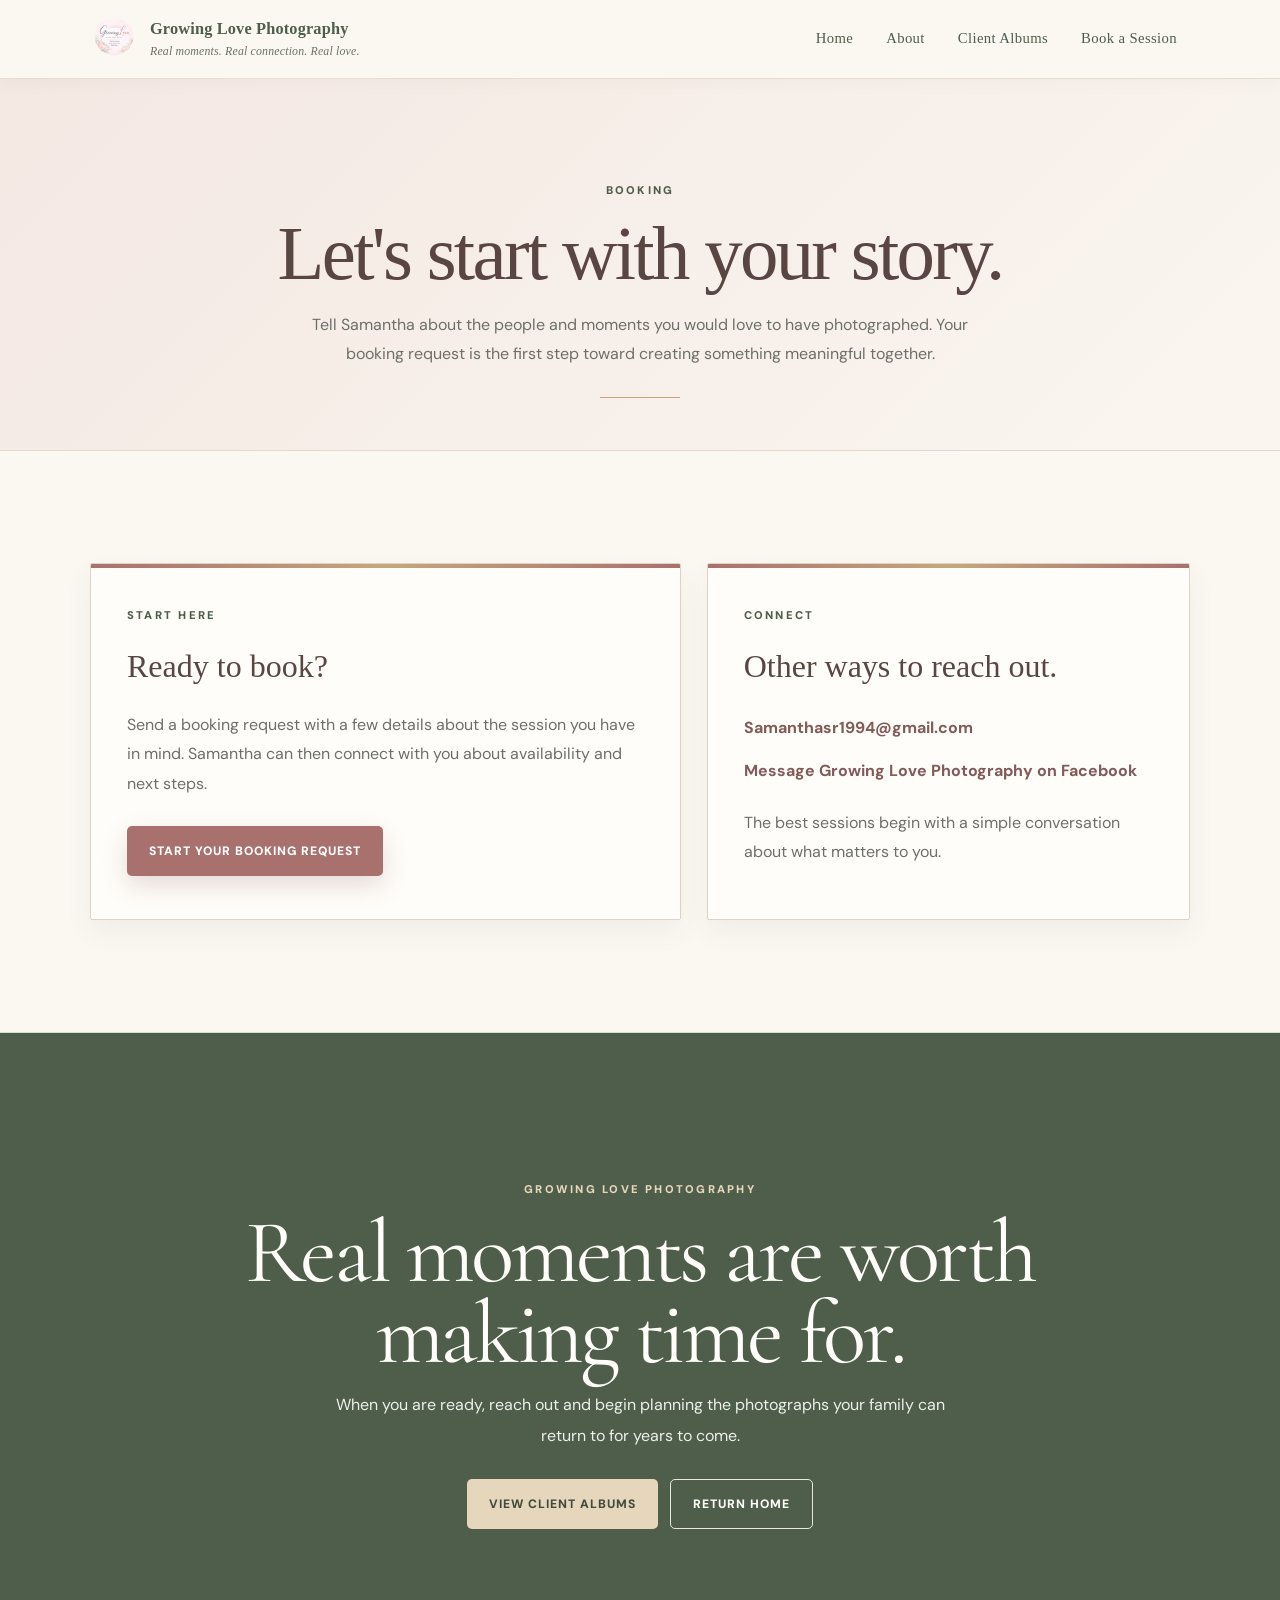
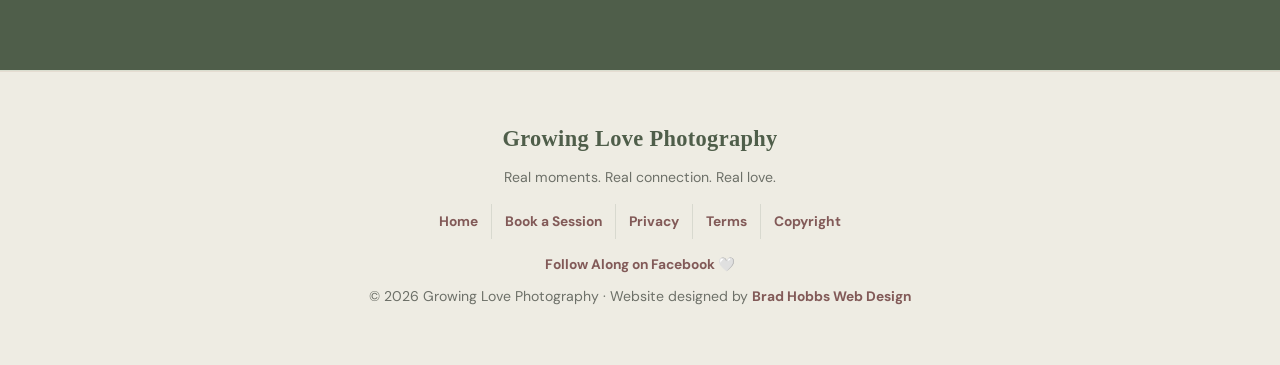
<file: contact.html>
<!DOCTYPE html><html lang="en"><head><meta charset="UTF-8"><meta name="viewport" content="width=device-width,initial-scale=1"><meta name="description" content="Contact Growing Love Photography to begin planning your photography session."><meta name="theme-color" content="#faf6ef"><link rel="icon" href="logo.png"><link rel="stylesheet" href="styles.css?v=20261026-full-redesign"><title>Book a Session | Growing Love Photography</title></head><body><header class="site-header"><div class="nav"><a class="brand" href="index.html"><img src="logo.png" alt="Growing Love Photography logo"><span><strong>Growing Love Photography</strong><span>Real moments. Real connection. Real love.</span></span></a><button class="menu-toggle" onclick="toggleMenu()" aria-label="Open navigation">☰</button><nav class="nav-links" id="navLinks"><a href="index.html">Home</a><a href="#about">About</a><a href="#albums">Client Albums</a><a href="contact.html">Book a Session</a></nav></div></header><main><section class="page-hero"><div class="container"><div class="eyebrow">Booking</div><h1 class="page-title">Let's start with your story.</h1><p>Tell Samantha about the people and moments you would love to have photographed. Your booking request is the first step toward creating something meaningful together.</p></div></section><section class="section"><div class="container contact-grid"><div class="contact-card"><div class="eyebrow">Start Here</div><h2>Ready to book?</h2><p>Send a booking request with a few details about the session you have in mind. Samantha can then connect with you about availability and next steps.</p><div class="btn-row"><a class="btn btn-primary" href="mailto:Samanthasr1994@gmail.com?subject=Growing%20Love%20Photography%20Booking%20Inquiry&body=Hi%20Samantha%2C%0A%0AI%20would%20love%20to%20book%20a%20session%20with%20Growing%20Love%20Photography.%0A%0AName%3A%0APhone%3A%0ASession%20or%20occasion%3A%0APreferred%20date%20or%20timeframe%3A%0AAnything%20you%20would%20like%20me%20to%20know%3A%0A%0AThank%20you!">Start Your Booking Request</a></div></div><aside class="info-card"><div class="eyebrow">Connect</div><h2>Other ways to reach out.</h2><div class="info-list"><a href="mailto:Samanthasr1994@gmail.com">Samanthasr1994@gmail.com</a><a href="https://m.facebook.com/profile.php?id=61571003291121" target="_blank" rel="noopener">Message Growing Love Photography on Facebook</a></div><p style="margin-top:24px">The best sessions begin with a simple conversation about what matters to you.</p></aside></div></section><section class="cta"><div class="container cta-box"><div class="eyebrow">Growing Love Photography</div><h2>Real moments are worth making time for.</h2><p>When you are ready, reach out and begin planning the photographs your family can return to for years to come.</p><div class="btn-row" style="justify-content:center"><a class="btn btn-primary" href="index.html#albums">View Client Albums</a><a class="btn btn-secondary" href="index.html">Return Home</a></div></div></section></main><footer class="site-footer"><div class="footer"><strong>Growing Love Photography</strong><p>Real moments. Real connection. Real love.</p><div class="footer-links"><a href="index.html">Home</a><a href="contact.html">Book a Session</a><a href="privacy.html">Privacy</a><a href="terms.html">Terms</a><a href="copyright.html">Copyright</a></div><p><a href="https://m.facebook.com/profile.php?id=61571003291121" target="_blank" rel="noopener">Follow Along on Facebook 🤍</a></p><p>© <span id="year"></span> Growing Love Photography · Website designed by <a href="https://brad-hobbswd.github.io/brad-hobbswd/" target="_blank" rel="noopener">Brad Hobbs Web Design</a></p></div></footer><script>function toggleMenu(){document.getElementById("navLinks").classList.toggle("active")}document.getElementById("year").textContent=new Date().getFullYear();</script></body></html>
</file>
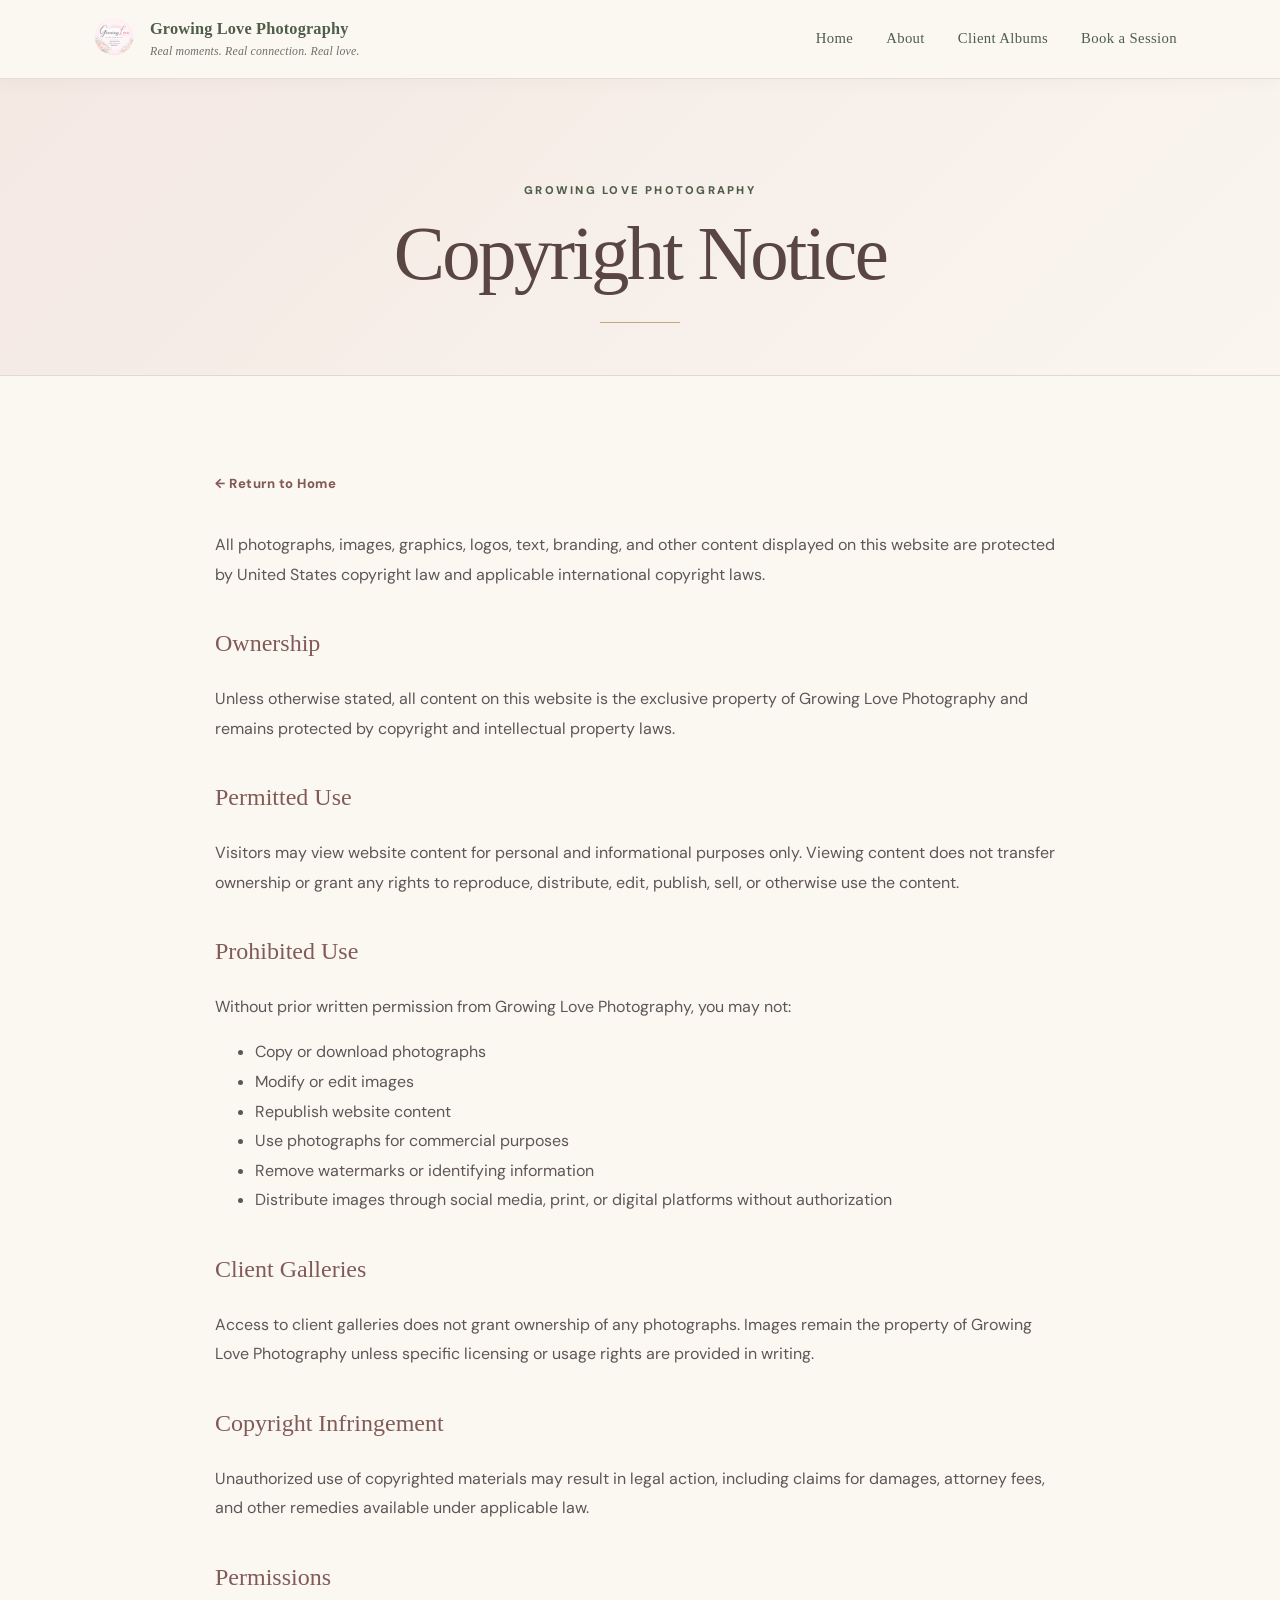
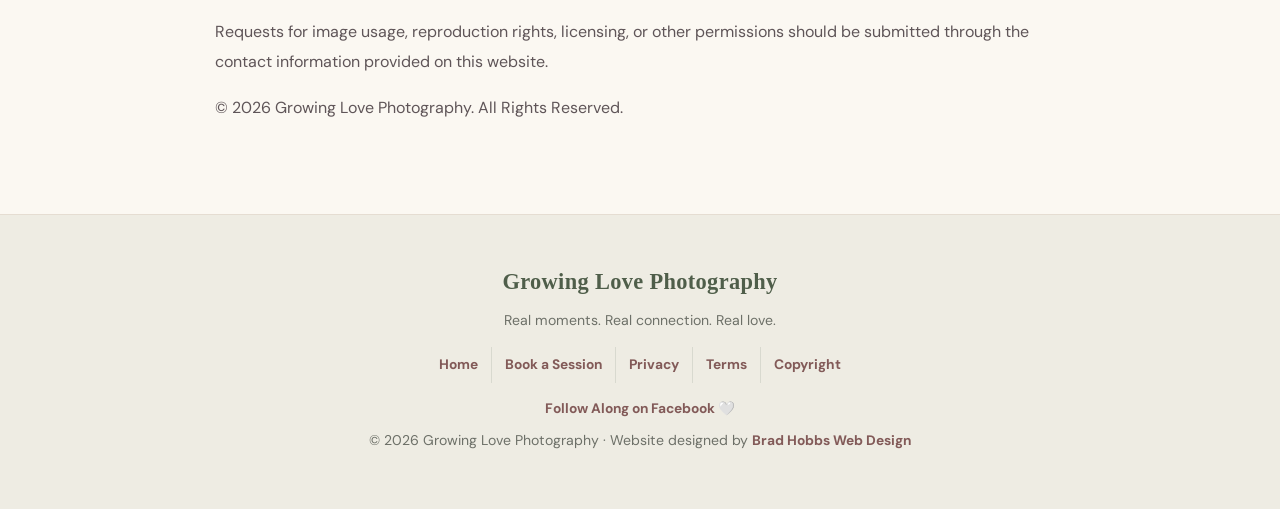
<file: copyright.html>
<!DOCTYPE html><html lang="en"><head><meta charset="UTF-8"><meta name="viewport" content="width=device-width,initial-scale=1"><meta name="author" content="Brad Hobbs Web Design"><meta name="description" content="Copyright Notice for Growing Love Photography"><meta name="theme-color" content="#faf6ef"><link rel="icon" href="logo.png"><link rel="stylesheet" href="styles.css?v=20261026-full-redesign"><title>Copyright Notice | Growing Love Photography</title></head><body><header class="site-header"><div class="nav"><a class="brand" href="index.html"><img src="logo.png" alt="Growing Love Photography logo"><span><strong>Growing Love Photography</strong><span>Real moments. Real connection. Real love.</span></span></a><button class="menu-toggle" onclick="toggleMenu()" aria-label="Open navigation">☰</button><nav class="nav-links" id="navLinks"><a href="index.html">Home</a><a href="index.html#about">About</a><a href="index.html#albums">Client Albums</a><a href="contact.html">Book a Session</a></nav></div></header><main><section class="page-hero"><div class="container"><div class="eyebrow">Growing Love Photography</div><h1 class="page-title">Copyright Notice</h1></div></section><article class="container legal"><p><a class="back-link" href="index.html">← Return to Home</a></p><p>All photographs, images, graphics, logos, text, branding, and other content displayed on this website are protected by United States copyright law and applicable international copyright laws.</p><h2>Ownership</h2><p>Unless otherwise stated, all content on this website is the exclusive property of Growing Love Photography and remains protected by copyright and intellectual property laws.</p><h2>Permitted Use</h2><p>Visitors may view website content for personal and informational purposes only. Viewing content does not transfer ownership or grant any rights to reproduce, distribute, edit, publish, sell, or otherwise use the content.</p><h2>Prohibited Use</h2><p>Without prior written permission from Growing Love Photography, you may not:</p><ul><li>Copy or download photographs</li><li>Modify or edit images</li><li>Republish website content</li><li>Use photographs for commercial purposes</li><li>Remove watermarks or identifying information</li><li>Distribute images through social media, print, or digital platforms without authorization</li></ul><h2>Client Galleries</h2><p>Access to client galleries does not grant ownership of any photographs. Images remain the property of Growing Love Photography unless specific licensing or usage rights are provided in writing.</p><h2>Copyright Infringement</h2><p>Unauthorized use of copyrighted materials may result in legal action, including claims for damages, attorney fees, and other remedies available under applicable law.</p><h2>Permissions</h2><p>Requests for image usage, reproduction rights, licensing, or other permissions should be submitted through the contact information provided on this website.</p><p>© <span id="copyrightYear"></span> Growing Love Photography. All Rights Reserved.</p><script>document.getElementById('copyrightYear').textContent=new Date().getFullYear();</script></article></main><footer class="site-footer"><div class="footer"><strong>Growing Love Photography</strong><p>Real moments. Real connection. Real love.</p><div class="footer-links"><a href="index.html">Home</a><a href="contact.html">Book a Session</a><a href="privacy.html">Privacy</a><a href="terms.html">Terms</a><a href="copyright.html">Copyright</a></div><p><a href="https://m.facebook.com/profile.php?id=61571003291121" target="_blank" rel="noopener">Follow Along on Facebook 🤍</a></p><p>© <span id="year"></span> Growing Love Photography · Website designed by <a href="https://brad-hobbswd.github.io/brad-hobbswd/" target="_blank" rel="noopener">Brad Hobbs Web Design</a></p></div></footer><script>function toggleMenu(){document.getElementById("navLinks").classList.toggle("active")}document.getElementById("year").textContent=new Date().getFullYear();</script></body></html>
</file>
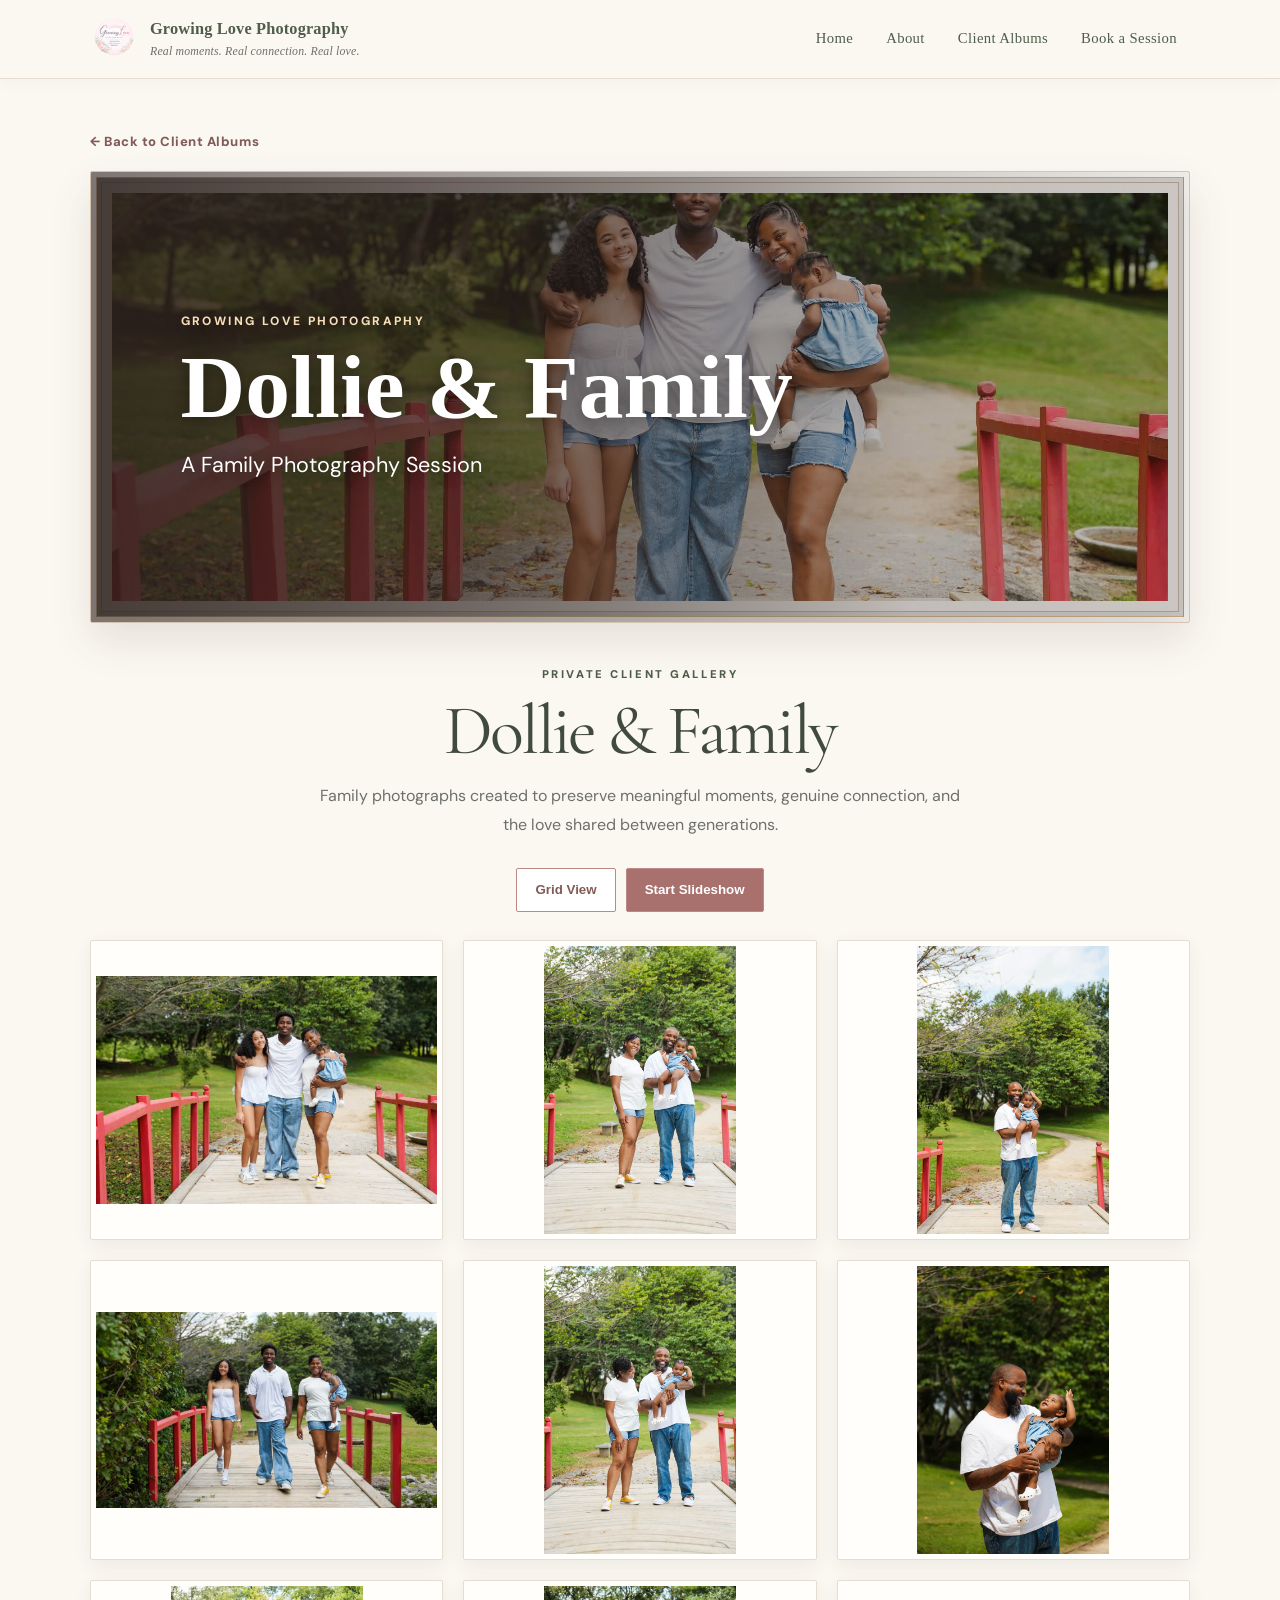
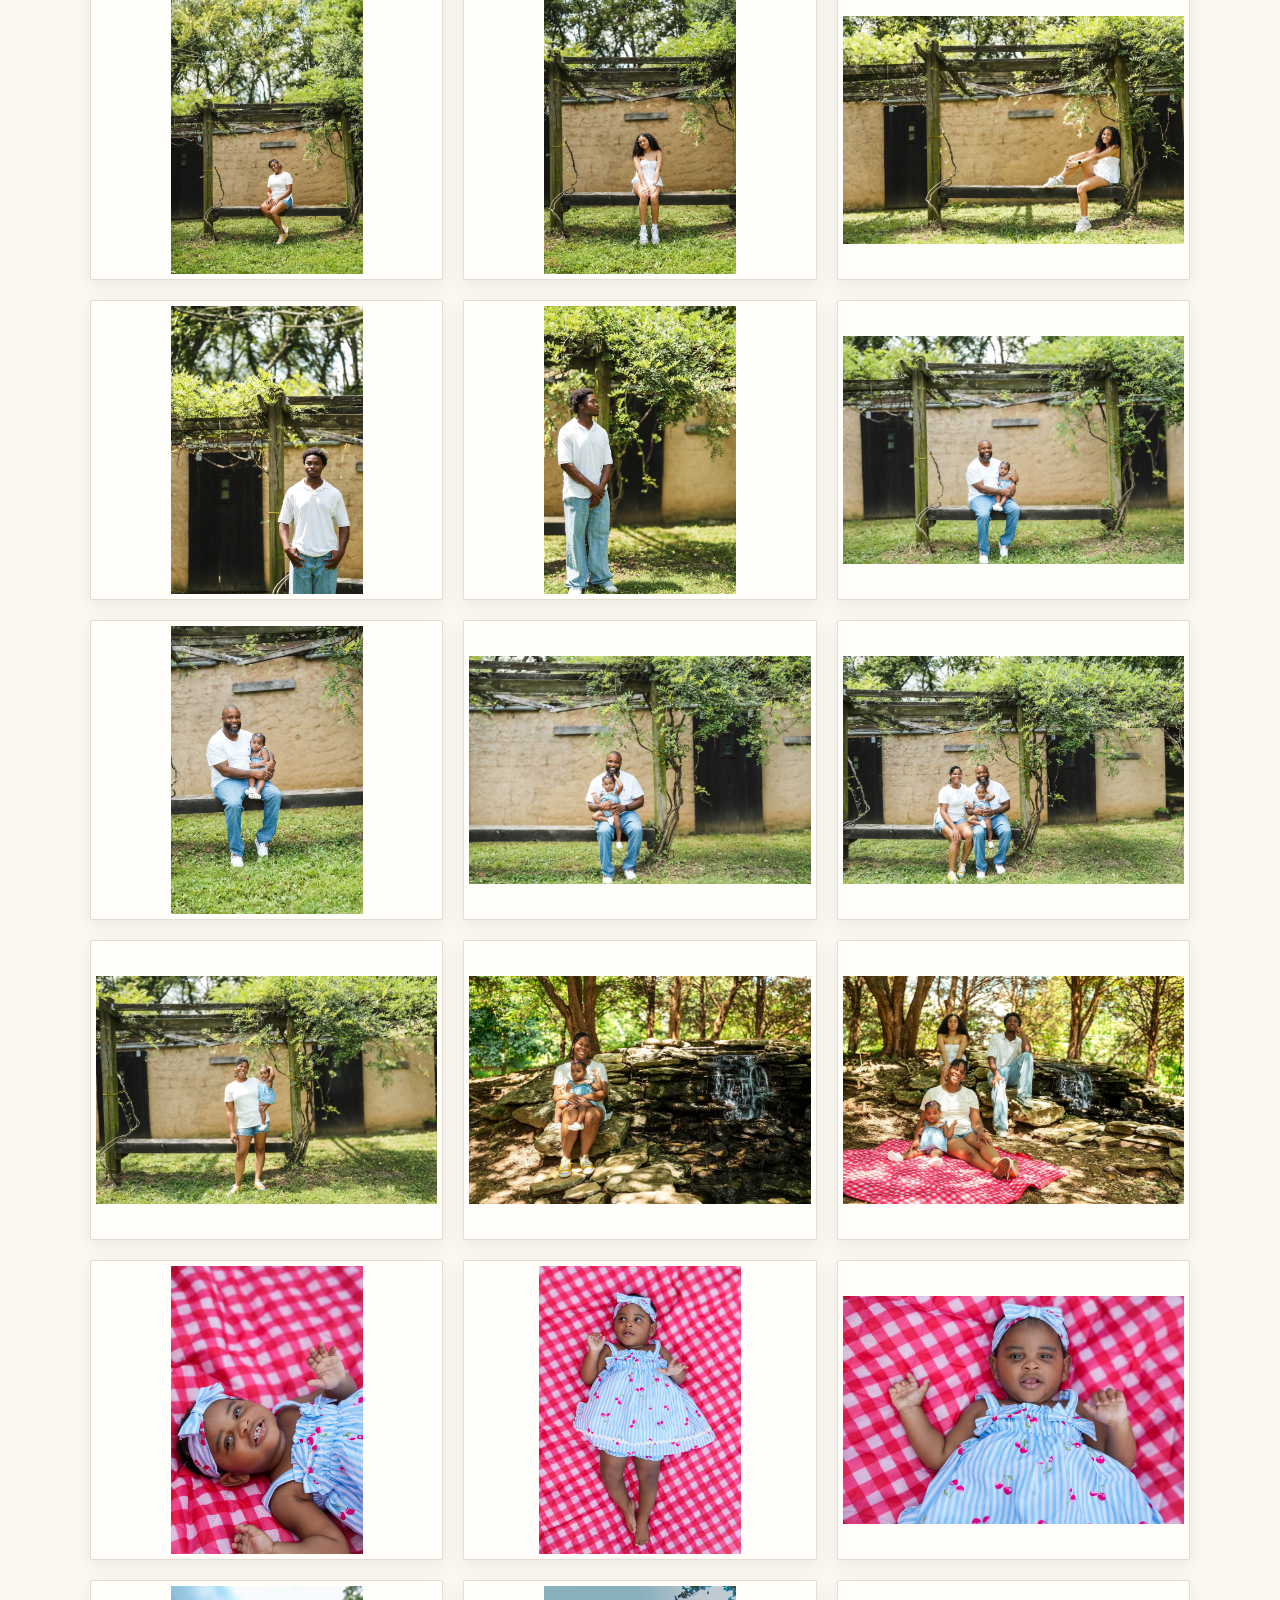
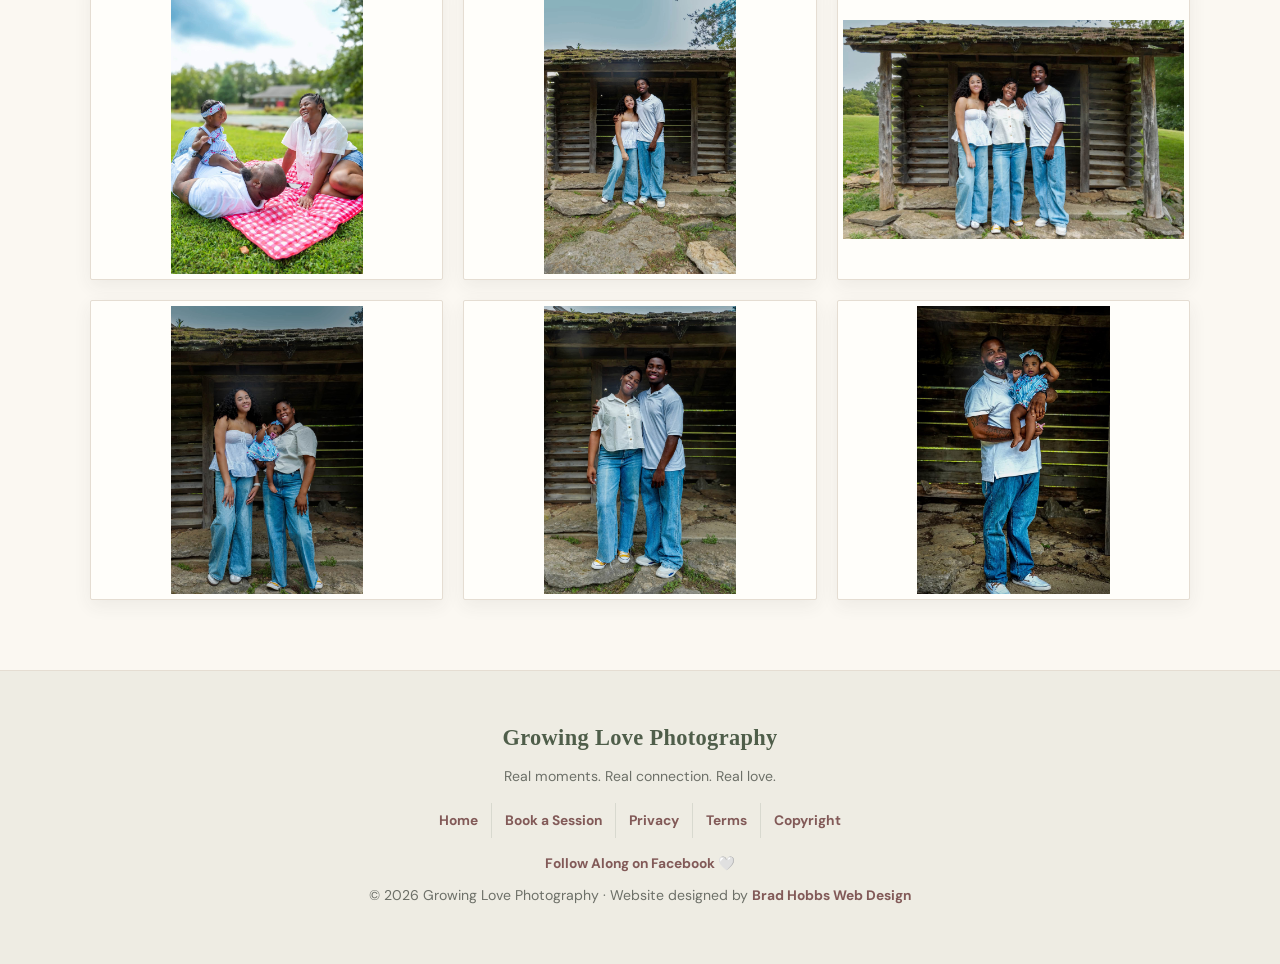
<file: dollieFamily.html>
<!DOCTYPE html>
<html lang="en">

<head>

    <meta charset="UTF-8">

    <meta
        name="viewport"
        content="width=device-width, initial-scale=1.0">

    <link
        rel="icon"
        href="logo.png">

    <link
        rel="stylesheet"
        href="styles.css?v=20261026-full-redesign">

    <title>Dollie & Family | Growing Love Photography</title>

</head>


<body>


    <header class="site-header">

        <div class="nav">

            <a
                class="brand"
                href="index.html">

                <img
                    src="logo.png"
                    alt="Growing Love Photography logo">

                <span>

                    <strong>Growing Love Photography</strong>

                    <span>
                        Real moments. Real connection. Real love.
                    </span>

                </span>

            </a>


            <button
                class="menu-toggle"
                onclick="toggleMenu()"
                aria-label="Open navigation">

                ☰

            </button>


            <nav
                class="nav-links"
                id="navLinks">

                <a href="index.html">Home</a>

                <a href="index.html#about">About</a>

                <a href="index.html#albums">Client Albums</a>

                <a href="contact.html">Book a Session</a>

            </nav>

        </div>

    </header>



    <main class="gallery-page">

        <div class="container">


            <a
                class="back-link"
                href="index.html#albums">

                ← Back to Client Albums

            </a>

            <!-- HERO BANNER -->

<div class="gallery-banner-wrap dollie-family-banner">


    <img
        class="gallery-banner"
        src="dollie/images/IMG_0311.jpeg"
        alt="Dollie & Family">


    <div class="gallery-banner-overlay">


        <span class="gallery-banner-kicker">
            Growing Love Photography
        </span>


        <h1>
            Dollie &amp; Family
        </h1>


        <p>
            A Family Photography Session
        </p>


    </div>


</div>



            <div
                class="section-head"
                style="margin:36px auto 0">


                <div class="eyebrow">
                    Private Client Gallery
                </div>


                <h1 class="section-title">
                    Dollie & Family
                </h1>


                <p>
                    Family photographs created to preserve meaningful moments,
                    genuine connection, and the love shared between generations.
                </p>


            </div>



            <div class="gallery-actions">

                <button onclick="showGrid()">
                    Grid View
                </button>


                <button onclick="startSlideshow(0)">
                    Start Slideshow
                </button>

            </div>



            <section class="gallery">


                <img src="dollie/images/IMG_0311.jpeg" loading="lazy" alt="Dollie Family photograph 1" onclick="startSlideshow(0)">

                <img src="dollie/images/IMG_0312.jpeg" loading="lazy" alt="Dollie Family photograph 2" onclick="startSlideshow(1)">

                <img src="dollie/images/IMG_0313.jpeg" loading="lazy" alt="Dollie Family photograph 3" onclick="startSlideshow(2)">

                <img src="dollie/images/IMG_0314.jpeg" loading="lazy" alt="Dollie Family photograph 4" onclick="startSlideshow(3)">

                <img src="dollie/images/IMG_0315.jpeg" loading="lazy" alt="Dollie Family photograph 5" onclick="startSlideshow(4)">

                <img src="dollie/images/IMG_0316.jpeg" loading="lazy" alt="Dollie Family photograph 6" onclick="startSlideshow(5)">

                <img src="dollie/images/IMG_0317.jpeg" loading="lazy" alt="Dollie Family photograph 7" onclick="startSlideshow(6)">

                <img src="dollie/images/IMG_0318.jpeg" loading="lazy" alt="Dollie Family photograph 8" onclick="startSlideshow(7)">

                <img src="dollie/images/IMG_0319.jpeg" loading="lazy" alt="Dollie Family photograph 9" onclick="startSlideshow(8)">

                <img src="dollie/images/IMG_0320.jpeg" loading="lazy" alt="Dollie Family photograph 10" onclick="startSlideshow(9)">

                <img src="dollie/images/IMG_0321.jpeg" loading="lazy" alt="Dollie Family photograph 11" onclick="startSlideshow(10)">

                <img src="dollie/images/IMG_0322.jpeg" loading="lazy" alt="Dollie Family photograph 12" onclick="startSlideshow(11)">

                <img src="dollie/images/IMG_0323.jpeg" loading="lazy" alt="Dollie Family photograph 13" onclick="startSlideshow(12)">

                <img src="dollie/images/IMG_0324.jpeg" loading="lazy" alt="Dollie Family photograph 14" onclick="startSlideshow(13)">

                <img src="dollie/images/IMG_0325.jpeg" loading="lazy" alt="Dollie Family photograph 15" onclick="startSlideshow(14)">

                <img src="dollie/images/IMG_0326.jpeg" loading="lazy" alt="Dollie Family photograph 16" onclick="startSlideshow(15)">

                <img src="dollie/images/IMG_0327.jpeg" loading="lazy" alt="Dollie Family photograph 17" onclick="startSlideshow(16)">

                <img src="dollie/images/IMG_0328.jpeg" loading="lazy" alt="Dollie Family photograph 18" onclick="startSlideshow(17)">

                <img src="dollie/images/IMG_0329.jpeg" loading="lazy" alt="Dollie Family photograph 19" onclick="startSlideshow(18)">

                <img src="dollie/images/IMG_0330.jpeg" loading="lazy" alt="Dollie Family photograph 20" onclick="startSlideshow(19)">

                <img src="dollie/images/IMG_0331.jpeg" loading="lazy" alt="Dollie Family photograph 21" onclick="startSlideshow(20)">

                <img src="dollie/images/IMG_0332.jpeg" loading="lazy" alt="Dollie Family photograph 22" onclick="startSlideshow(21)">

                <img src="dollie/images/IMG_0333.jpeg" loading="lazy" alt="Dollie Family photograph 23" onclick="startSlideshow(22)">

                <img src="dollie/images/IMG_0334.jpeg" loading="lazy" alt="Dollie Family photograph 24" onclick="startSlideshow(23)">

                <img src="dollie/images/IMG_0335.jpeg" loading="lazy" alt="Dollie Family photograph 25" onclick="startSlideshow(24)">

                <img src="dollie/images/IMG_0336.jpeg" loading="lazy" alt="Dollie Family photograph 26" onclick="startSlideshow(25)">

                <img src="dollie/images/IMG_0337.jpeg" loading="lazy" alt="Dollie Family photograph 27" onclick="startSlideshow(26)">


            </section>


        </div>

    </main>



    <!-- SLIDESHOW -->

    <div id="slideshow">


        <span
            class="close"
            onclick="closeSlideshow()">

            ✕

        </span>


        <span
            class="nav-btn prev"
            onclick="changeSlide(-1)">

            ❮

        </span>


        <img
            id="slide-img"
            alt="Dollie Family slideshow photograph">


        <span
            class="nav-btn next"
            onclick="changeSlide(1)">

            ❯

        </span>


    </div>



    <!-- FOOTER -->

    <footer class="site-footer">

        <div class="footer">


            <strong>
                Growing Love Photography
            </strong>


            <p>
                Real moments. Real connection. Real love.
            </p>


            <div class="footer-links">

                <a href="index.html">Home</a>

                <a href="contact.html">Book a Session</a>

                <a href="privacy.html">Privacy</a>

                <a href="terms.html">Terms</a>

                <a href="copyright.html">Copyright</a>

            </div>


            <p>

                <a
                    href="https://m.facebook.com/profile.php?id=61571003291121"
                    target="_blank"
                    rel="noopener">

                    Follow Along on Facebook 🤍

                </a>

            </p>


            <p>

                ©
                <span id="year"></span>

                Growing Love Photography
                ·
                Website designed by

                <a
                    href="https://brad-hobbswd.github.io/brad-hobbswd/"
                    target="_blank"
                    rel="noopener">

                    Brad Hobbs Web Design

                </a>

            </p>


        </div>

    </footer>



    <!-- MENU -->

    <script>

        function toggleMenu() {

            document
                .getElementById("navLinks")
                .classList
                .toggle("active");

        }


        document
            .getElementById("year")
            .textContent = new Date().getFullYear();

    </script>



    <!-- SLIDESHOW -->

    <script>


        const images = [

            "dollie/images/IMG_0311.jpeg",
            "dollie/images/IMG_0312.jpeg",
            "dollie/images/IMG_0313.jpeg",
            "dollie/images/IMG_0314.jpeg",
            "dollie/images/IMG_0315.jpeg",
            "dollie/images/IMG_0316.jpeg",
            "dollie/images/IMG_0317.jpeg",
            "dollie/images/IMG_0318.jpeg",
            "dollie/images/IMG_0319.jpeg",
            "dollie/images/IMG_0320.jpeg",
            "dollie/images/IMG_0321.jpeg",
            "dollie/images/IMG_0322.jpeg",
            "dollie/images/IMG_0323.jpeg",
            "dollie/images/IMG_0324.jpeg",
            "dollie/images/IMG_0325.jpeg",
            "dollie/images/IMG_0326.jpeg",
            "dollie/images/IMG_0327.jpeg",
            "dollie/images/IMG_0328.jpeg",
            "dollie/images/IMG_0329.jpeg",
            "dollie/images/IMG_0330.jpeg",
            "dollie/images/IMG_0331.jpeg",
            "dollie/images/IMG_0332.jpeg",
            "dollie/images/IMG_0333.jpeg",
            "dollie/images/IMG_0334.jpeg",
            "dollie/images/IMG_0335.jpeg",
            "dollie/images/IMG_0336.jpeg",
            "dollie/images/IMG_0337.jpeg"

        ];


        let currentIndex = 0;


        function startSlideshow(index) {

            currentIndex = index;

            document
                .getElementById("slideshow")
                .style.display = "flex";

            showSlide();

        }


        function showSlide() {

            document
                .getElementById("slide-img")
                .src = images[currentIndex];

        }


        function changeSlide(step) {

            currentIndex =
                (currentIndex + step + images.length)
                % images.length;

            showSlide();

        }


        function closeSlideshow() {

            document
                .getElementById("slideshow")
                .style.display = "none";

        }


        function showGrid() {

            closeSlideshow();

        }


        document.addEventListener(
            "keydown",
            event => {

                if (event.key === "Escape") {

                    closeSlideshow();

                }

                if (event.key === "ArrowLeft") {

                    changeSlide(-1);

                }

                if (event.key === "ArrowRight") {

                    changeSlide(1);

                }

            }
        );


        document.addEventListener(
            "contextmenu",
            event => event.preventDefault()
        );


    </script>


</body>

</html>
</file>
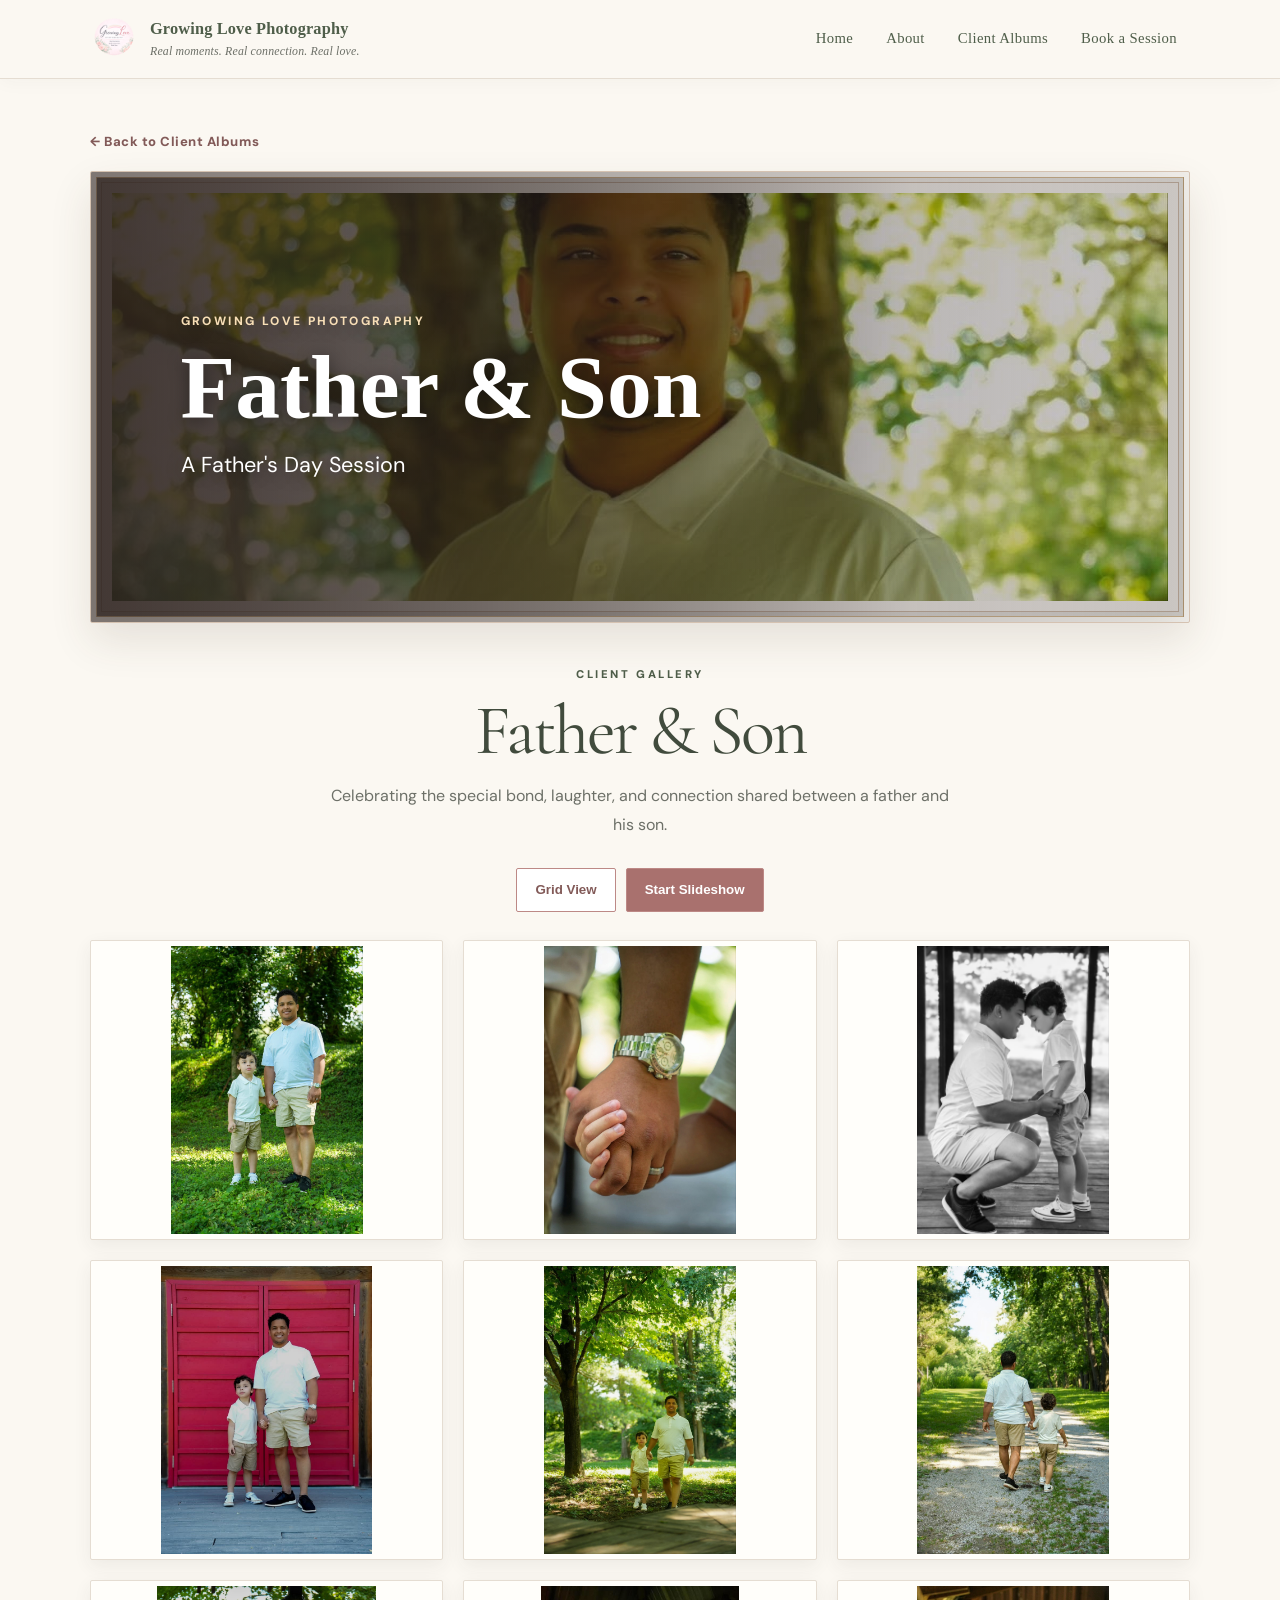
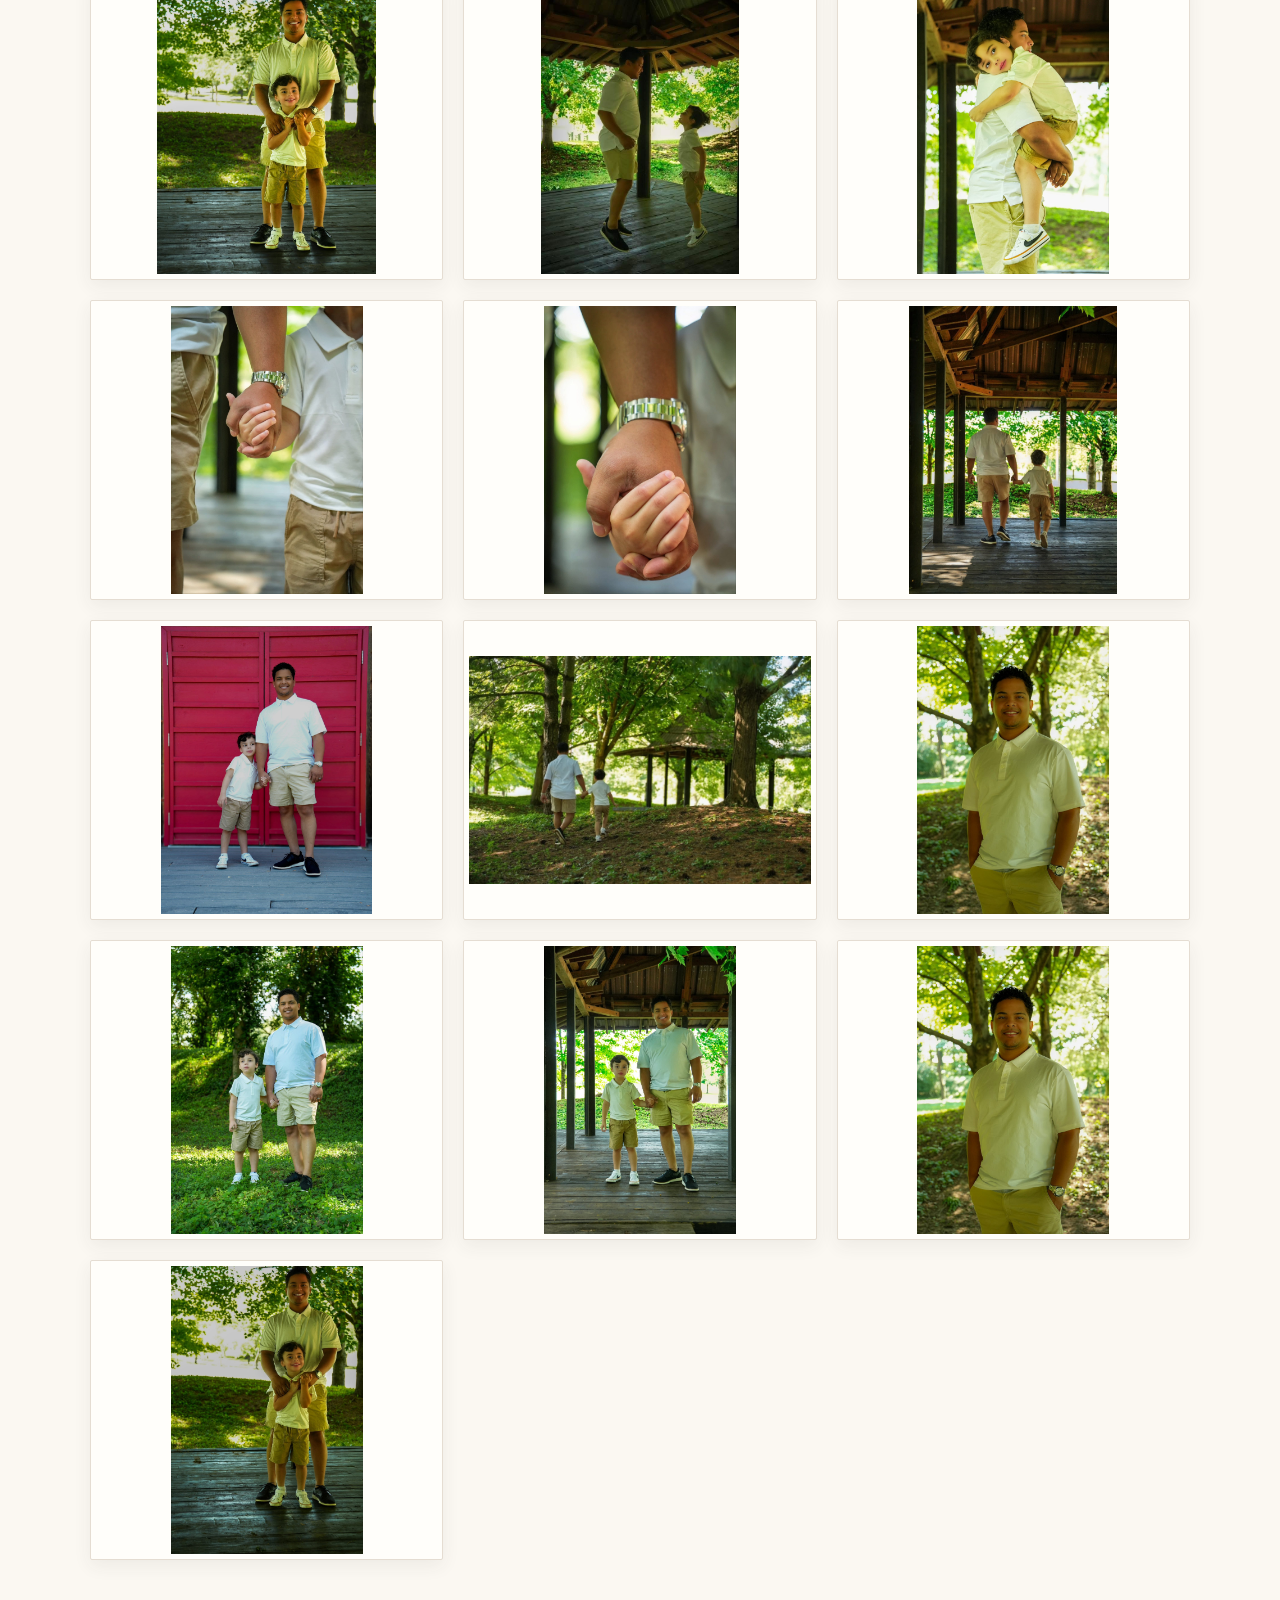
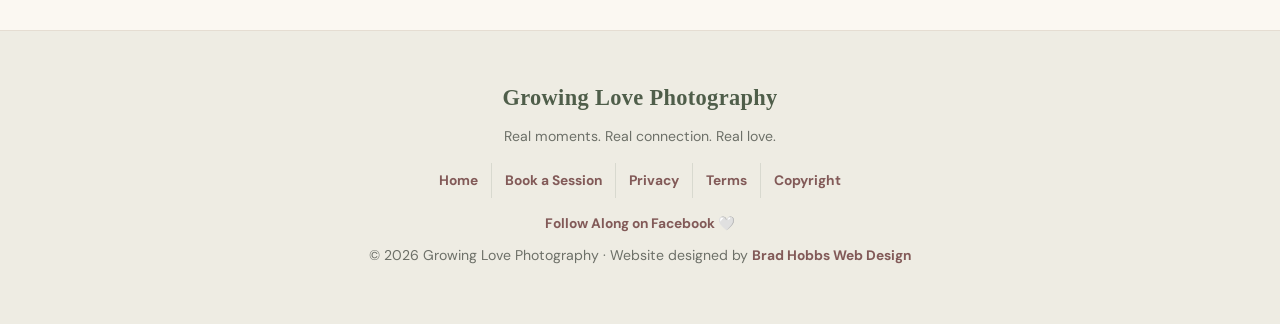
<file: fatherSonMiniShoot.html>
<!DOCTYPE html>
<html lang="en">

<head>

    <meta charset="UTF-8">

    <meta
        name="viewport"
        content="width=device-width, initial-scale=1">

    <link
        rel="icon"
        href="logo.png">

    <link
        rel="stylesheet"
        href="styles.css?v=20261026-full-redesign">

    <title>
        Father & Son | Growing Love Photography
    </title>

</head>


<body>


    <!-- HEADER -->

    <header class="site-header">

        <div class="nav">


            <a
                class="brand"
                href="index.html">

                <img
                    src="logo.png"
                    alt="Growing Love Photography logo">


                <span>

                    <strong>
                        Growing Love Photography
                    </strong>

                    <span>
                        Real moments. Real connection. Real love.
                    </span>

                </span>

            </a>


            <button
                class="menu-toggle"
                onclick="toggleMenu()"
                aria-label="Open navigation">

                ☰

            </button>


            <nav
                class="nav-links"
                id="navLinks">

                <a href="index.html">
                    Home
                </a>

                <a href="index.html#about">
                    About
                </a>

                <a href="index.html#albums">
                    Client Albums
                </a>

                <a href="contact.html">
                    Book a Session
                </a>

            </nav>


        </div>

    </header>



    <!-- GALLERY -->

    <main class="gallery-page">

        <div class="container">


            <a
                class="back-link"
                href="index.html#albums">

                ← Back to Client Albums

            </a>



            <!-- BANNER -->

            <div class="gallery-banner-wrap father-son-banner">


                <img
                    class="gallery-banner"
                    src="images/IMG_0114.jpeg"
                    alt="Father & Son">


                <div class="gallery-banner-overlay">


                    <span class="gallery-banner-kicker">
                        Growing Love Photography
                    </span>


                    <h1>
                        Father &amp; Son
                    </h1>


                    <p>
                        A Father's Day Session
                    </p>


                </div>


            </div>



            <!-- GALLERY TITLE -->

            <div
                class="section-head"
                style="margin:36px auto 0">


                <div class="eyebrow">
                    Client Gallery
                </div>


                <h1 class="section-title">
                    Father & Son
                </h1>


                <p>
                    Celebrating the special bond, laughter, and connection
                    shared between a father and his son.
                </p>


            </div>



            <!-- GALLERY BUTTONS -->

            <div class="gallery-actions">


                <button onclick="showGrid()">
                    Grid View
                </button>


                <button onclick="startSlideshow(0)">
                    Start Slideshow
                </button>


            </div>



            <!-- PHOTO GALLERY -->

            <section class="gallery">


                <img
                    src="images/IMG_0100.jpeg"
                    loading="lazy"
                    alt="Father & Son photograph 1"
                    onclick="startSlideshow(0)">


                <img
                    src="images/IMG_0101.jpeg"
                    loading="lazy"
                    alt="Father & Son photograph 2"
                    onclick="startSlideshow(1)">


                <img
                    src="images/IMG_0102.jpeg"
                    loading="lazy"
                    alt="Father & Son photograph 3"
                    onclick="startSlideshow(2)">


                <img
                    src="images/IMG_0103.jpeg"
                    loading="lazy"
                    alt="Father & Son photograph 4"
                    onclick="startSlideshow(3)">


                <img
                    src="images/IMG_0104.jpeg"
                    loading="lazy"
                    alt="Father & Son photograph 5"
                    onclick="startSlideshow(4)">


                <img
                    src="images/IMG_0105.jpeg"
                    loading="lazy"
                    alt="Father & Son photograph 6"
                    onclick="startSlideshow(5)">


                <img
                    src="images/IMG_0106.jpeg"
                    loading="lazy"
                    alt="Father & Son photograph 7"
                    onclick="startSlideshow(6)">


                <img
                    src="images/IMG_0107.jpeg"
                    loading="lazy"
                    alt="Father & Son photograph 8"
                    onclick="startSlideshow(7)">


                <img
                    src="images/IMG_0108.jpeg"
                    loading="lazy"
                    alt="Father & Son photograph 9"
                    onclick="startSlideshow(8)">


                <img
                    src="images/IMG_0109.jpeg"
                    loading="lazy"
                    alt="Father & Son photograph 10"
                    onclick="startSlideshow(9)">


                <img
                    src="images/IMG_0110.jpeg"
                    loading="lazy"
                    alt="Father & Son photograph 11"
                    onclick="startSlideshow(10)">


                <img
                    src="images/IMG_0111.jpeg"
                    loading="lazy"
                    alt="Father & Son photograph 12"
                    onclick="startSlideshow(11)">


                <img
                    src="images/IMG_0112.jpeg"
                    loading="lazy"
                    alt="Father & Son photograph 13"
                    onclick="startSlideshow(12)">


                <img
                    src="images/IMG_0113.jpeg"
                    loading="lazy"
                    alt="Father & Son photograph 14"
                    onclick="startSlideshow(13)">


                <img
                    src="images/IMG_0114.jpeg"
                    loading="lazy"
                    alt="Father & Son photograph 15"
                    onclick="startSlideshow(14)">


                <img
                    src="images/IMG_0115.jpeg"
                    loading="lazy"
                    alt="Father & Son photograph 16"
                    onclick="startSlideshow(15)">


                <img
                    src="images/IMG_0116.jpeg"
                    loading="lazy"
                    alt="Father & Son photograph 17"
                    onclick="startSlideshow(16)">


                <img
                    src="images/IMG_0117.jpeg"
                    loading="lazy"
                    alt="Father & Son photograph 18"
                    onclick="startSlideshow(17)">


                <img
                    src="images/IMG_0118.jpeg"
                    loading="lazy"
                    alt="Father & Son photograph 19"
                    onclick="startSlideshow(18)">


            </section>


        </div>

    </main>



    <!-- SLIDESHOW -->

    <div id="slideshow">


        <span
            class="close"
            onclick="closeSlideshow()">

            ✕

        </span>


        <span
            class="nav-btn prev"
            onclick="changeSlide(-1)">

            ❮

        </span>


        <img
            id="slide-img"
            alt="Slideshow photograph">


        <span
            class="nav-btn next"
            onclick="changeSlide(1)">

            ❯

        </span>


    </div>



    <!-- FOOTER -->

    <footer class="site-footer">

        <div class="footer">


            <strong>
                Growing Love Photography
            </strong>


            <p>
                Real moments. Real connection. Real love.
            </p>


            <div class="footer-links">


                <a href="index.html">
                    Home
                </a>


                <a href="contact.html">
                    Book a Session
                </a>


                <a href="privacy.html">
                    Privacy
                </a>


                <a href="terms.html">
                    Terms
                </a>


                <a href="copyright.html">
                    Copyright
                </a>


            </div>


            <p>

                <a
                    href="https://m.facebook.com/profile.php?id=61571003291121"
                    target="_blank"
                    rel="noopener">

                    Follow Along on Facebook 🤍

                </a>

            </p>


            <p>

                ©
                <span id="year"></span>

                Growing Love Photography
                ·
                Website designed by

                <a
                    href="https://brad-hobbswd.github.io/brad-hobbswd/"
                    target="_blank"
                    rel="noopener">

                    Brad Hobbs Web Design

                </a>

            </p>


        </div>

    </footer>



    <!-- NAVIGATION JAVASCRIPT -->

    <script>


        function toggleMenu() {

            document
                .getElementById("navLinks")
                .classList
                .toggle("active");

        }


        document
            .getElementById("year")
            .textContent =
            new Date().getFullYear();


    </script>



    <!-- GALLERY JAVASCRIPT -->

    <script>


        const images = [

            "images/IMG_0100.jpeg",
            "images/IMG_0101.jpeg",
            "images/IMG_0102.jpeg",
            "images/IMG_0103.jpeg",
            "images/IMG_0104.jpeg",
            "images/IMG_0105.jpeg",
            "images/IMG_0106.jpeg",
            "images/IMG_0107.jpeg",
            "images/IMG_0108.jpeg",
            "images/IMG_0109.jpeg",
            "images/IMG_0110.jpeg",
            "images/IMG_0111.jpeg",
            "images/IMG_0112.jpeg",
            "images/IMG_0113.jpeg",
            "images/IMG_0114.jpeg",
            "images/IMG_0115.jpeg",
            "images/IMG_0116.jpeg",
            "images/IMG_0117.jpeg",
            "images/IMG_0118.jpeg"

        ];


        let currentIndex = 0;


        function startSlideshow(index) {

            currentIndex = index;

            document
                .getElementById("slideshow")
                .style.display = "flex";

            showSlide();

        }


        function showSlide() {

            document
                .getElementById("slide-img")
                .src =
                images[currentIndex];

        }


        function changeSlide(step) {

            currentIndex =
                (
                    currentIndex +
                    step +
                    images.length
                )
                % images.length;

            showSlide();

        }


        function closeSlideshow() {

            document
                .getElementById("slideshow")
                .style.display =
                "none";

        }


        function showGrid() {

            closeSlideshow();

        }


        document.addEventListener(
            "keydown",
            e => {


                if (e.key === "Escape") {

                    closeSlideshow();

                }


                if (e.key === "ArrowLeft") {

                    changeSlide(-1);

                }


                if (e.key === "ArrowRight") {

                    changeSlide(1);

                }


            }
        );


        document.addEventListener(
            "contextmenu",
            e => e.preventDefault()
        );


    </script>


</body>

</html>
</file>
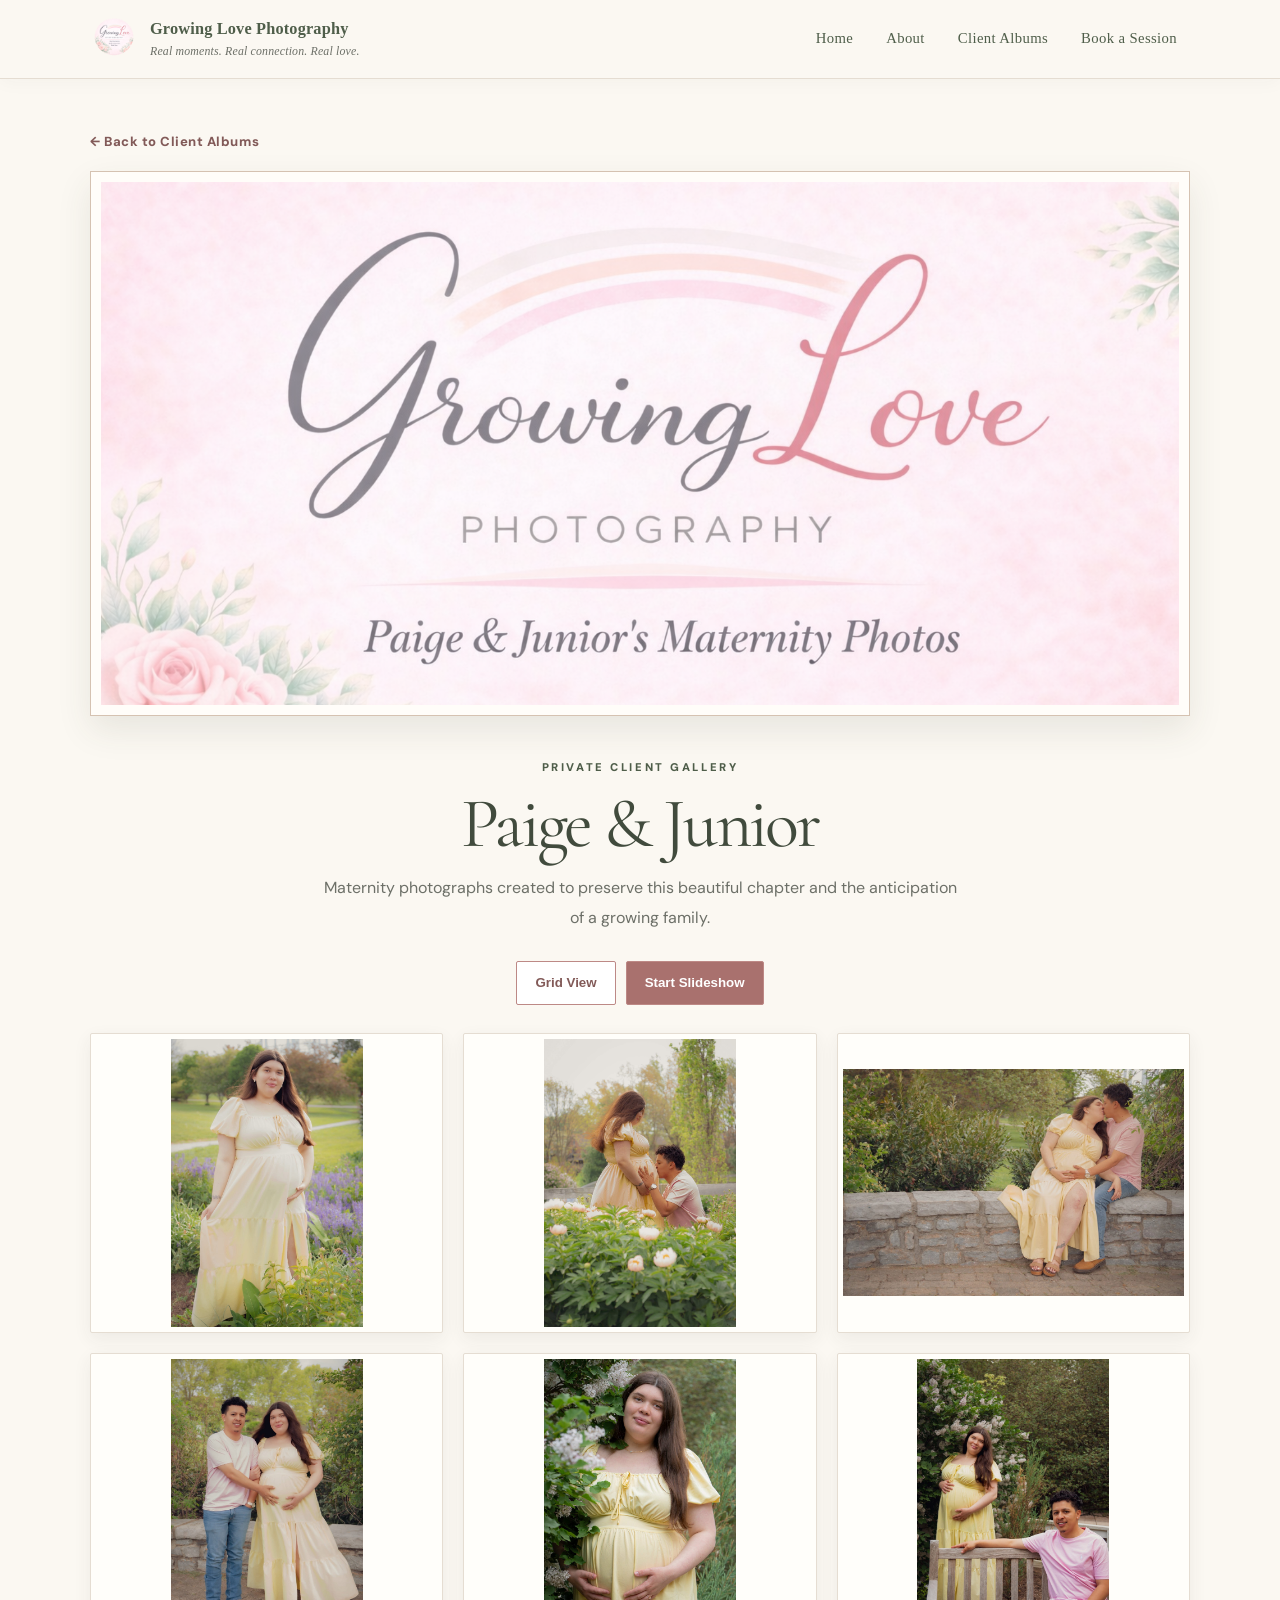
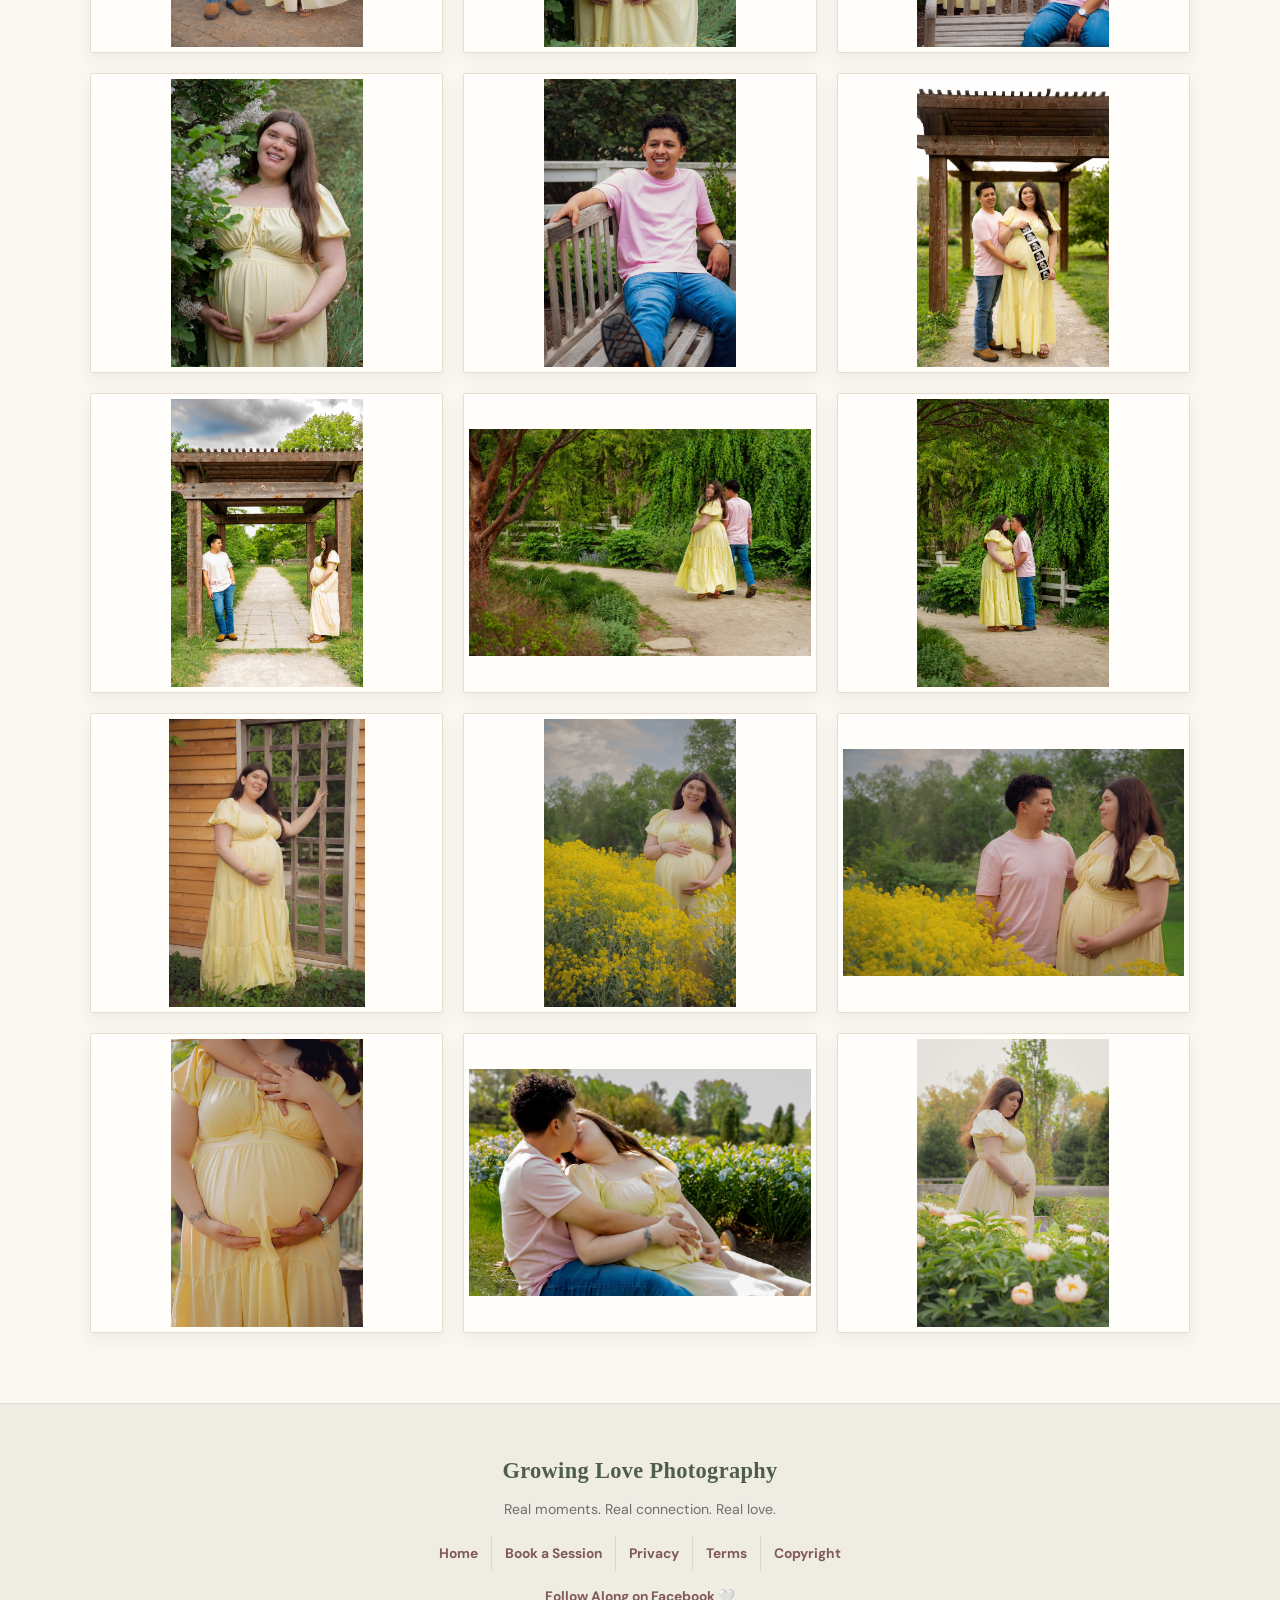
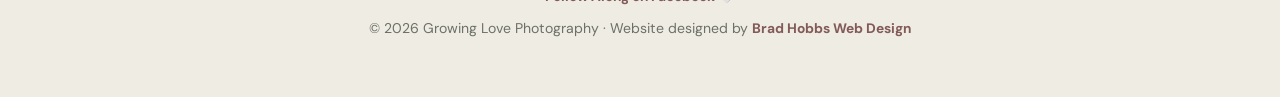
<file: paige-gilbert.html>
<!DOCTYPE html>
<html lang="en">

<head>

    <meta charset="UTF-8">

    <meta
        name="viewport"
        content="width=device-width, initial-scale=1">

    <link
        rel="icon"
        href="logo.png">

    <link
        rel="stylesheet"
        href="styles.css?v=20261026-full-redesign">

    <title>
        Paige & Junior | Growing Love Photography
    </title>

</head>


<body>


    <!-- HEADER -->

    <header class="site-header">

        <div class="nav">


            <a
                class="brand"
                href="index.html">

                <img
                    src="logo.png"
                    alt="Growing Love Photography logo">


                <span>

                    <strong>
                        Growing Love Photography
                    </strong>

                    <span>
                        Real moments. Real connection. Real love.
                    </span>

                </span>

            </a>


            <button
                class="menu-toggle"
                onclick="toggleMenu()"
                aria-label="Open navigation">

                ☰

            </button>


            <nav
                class="nav-links"
                id="navLinks">

                <a href="index.html">
                    Home
                </a>

                <a href="index.html#about">
                    About
                </a>

                <a href="index.html#albums">
                    Client Albums
                </a>

                <a href="contact.html">
                    Book a Session
                </a>

            </nav>


        </div>

    </header>



    <!-- GALLERY -->

    <main class="gallery-page">

        <div class="container">


            <a
                class="back-link"
                href="index.html#albums">

                ← Back to Client Albums

            </a>



            <!-- BANNER -->

            <img
                class="gallery-banner paige-junior-banner-image"
                src="banner-paigejuniorphotos.png"
                alt="Paige & Junior">



            <!-- GALLERY TITLE -->

            <div
                class="section-head"
                style="margin:36px auto 0">


                <div class="eyebrow">
                    Private Client Gallery
                </div>


                <h1 class="section-title">
                    Paige & Junior
                </h1>


                <p>
                    Maternity photographs created to preserve this
                    beautiful chapter and the anticipation of a growing family.
                </p>


            </div>



            <!-- GALLERY BUTTONS -->

            <div class="gallery-actions">


                <button onclick="showGrid()">
                    Grid View
                </button>


                <button onclick="startSlideshow(0)">
                    Start Slideshow
                </button>


            </div>



            <!-- PHOTO GALLERY -->

            <section class="gallery">


                <img
                    src="IMG_0208.jpeg"
                    loading="lazy"
                    alt="Paige & Junior photograph 1"
                    onclick="startSlideshow(0)">


                <img
                    src="IMG_0209.jpeg"
                    loading="lazy"
                    alt="Paige & Junior photograph 2"
                    onclick="startSlideshow(1)">


                <img
                    src="IMG_0210.jpeg"
                    loading="lazy"
                    alt="Paige & Junior photograph 3"
                    onclick="startSlideshow(2)">


                <img
                    src="IMG_0211.jpeg"
                    loading="lazy"
                    alt="Paige & Junior photograph 4"
                    onclick="startSlideshow(3)">


                <img
                    src="IMG_0212.jpeg"
                    loading="lazy"
                    alt="Paige & Junior photograph 5"
                    onclick="startSlideshow(4)">


                <img
                    src="IMG_0213.jpeg"
                    loading="lazy"
                    alt="Paige & Junior photograph 6"
                    onclick="startSlideshow(5)">


                <img
                    src="IMG_0214.jpeg"
                    loading="lazy"
                    alt="Paige & Junior photograph 7"
                    onclick="startSlideshow(6)">


                <img
                    src="IMG_0215.jpeg"
                    loading="lazy"
                    alt="Paige & Junior photograph 8"
                    onclick="startSlideshow(7)">


                <img
                    src="IMG_0216.jpeg"
                    loading="lazy"
                    alt="Paige & Junior photograph 9"
                    onclick="startSlideshow(8)">


                <img
                    src="IMG_0217.jpeg"
                    loading="lazy"
                    alt="Paige & Junior photograph 10"
                    onclick="startSlideshow(9)">


                <img
                    src="IMG_0218.jpeg"
                    loading="lazy"
                    alt="Paige & Junior photograph 11"
                    onclick="startSlideshow(10)">


                <img
                    src="IMG_0219.jpeg"
                    loading="lazy"
                    alt="Paige & Junior photograph 12"
                    onclick="startSlideshow(11)">


                <img
                    src="IMG_0220.jpeg"
                    loading="lazy"
                    alt="Paige & Junior photograph 13"
                    onclick="startSlideshow(12)">


                <img
                    src="IMG_0221.jpeg"
                    loading="lazy"
                    alt="Paige & Junior photograph 14"
                    onclick="startSlideshow(13)">


                <img
                    src="IMG_0222.jpeg"
                    loading="lazy"
                    alt="Paige & Junior photograph 15"
                    onclick="startSlideshow(14)">


                <img
                    src="IMG_0223.jpeg"
                    loading="lazy"
                    alt="Paige & Junior photograph 16"
                    onclick="startSlideshow(15)">


                <img
                    src="IMG_0224.jpeg"
                    loading="lazy"
                    alt="Paige & Junior photograph 17"
                    onclick="startSlideshow(16)">


                <img
                    src="IMG_0225.jpeg"
                    loading="lazy"
                    alt="Paige & Junior photograph 18"
                    onclick="startSlideshow(17)">


            </section>


        </div>

    </main>



    <!-- SLIDESHOW -->

    <div id="slideshow">


        <span
            class="close"
            onclick="closeSlideshow()">

            ✕

        </span>


        <span
            class="nav-btn prev"
            onclick="changeSlide(-1)">

            ❮

        </span>


        <img
            id="slide-img"
            alt="Slideshow photograph">


        <span
            class="nav-btn next"
            onclick="changeSlide(1)">

            ❯

        </span>


    </div>



    <!-- FOOTER -->

    <footer class="site-footer">

        <div class="footer">


            <strong>
                Growing Love Photography
            </strong>


            <p>
                Real moments. Real connection. Real love.
            </p>


            <div class="footer-links">

                <a href="index.html">
                    Home
                </a>

                <a href="contact.html">
                    Book a Session
                </a>

                <a href="privacy.html">
                    Privacy
                </a>

                <a href="terms.html">
                    Terms
                </a>

                <a href="copyright.html">
                    Copyright
                </a>

            </div>


            <p>

                <a
                    href="https://m.facebook.com/profile.php?id=61571003291121"
                    target="_blank"
                    rel="noopener">

                    Follow Along on Facebook 🤍

                </a>

            </p>


            <p>

                ©
                <span id="year"></span>

                Growing Love Photography
                ·
                Website designed by

                <a
                    href="https://brad-hobbswd.github.io/brad-hobbswd/"
                    target="_blank"
                    rel="noopener">

                    Brad Hobbs Web Design

                </a>

            </p>


        </div>

    </footer>



    <!-- SITE JAVASCRIPT -->

    <script>


        function toggleMenu() {

            document
                .getElementById("navLinks")
                .classList
                .toggle("active");

        }


        document
            .getElementById("year")
            .textContent =
            new Date().getFullYear();


    </script>



    <!-- GALLERY JAVASCRIPT -->

    <script>


        const images = [

            "IMG_0208.jpeg",
            "IMG_0209.jpeg",
            "IMG_0210.jpeg",
            "IMG_0211.jpeg",
            "IMG_0212.jpeg",
            "IMG_0213.jpeg",
            "IMG_0214.jpeg",
            "IMG_0215.jpeg",
            "IMG_0216.jpeg",
            "IMG_0217.jpeg",
            "IMG_0218.jpeg",
            "IMG_0219.jpeg",
            "IMG_0220.jpeg",
            "IMG_0221.jpeg",
            "IMG_0222.jpeg",
            "IMG_0223.jpeg",
            "IMG_0224.jpeg",
            "IMG_0225.jpeg"

        ];


        let currentIndex = 0;


        function startSlideshow(index) {

            currentIndex = index;

            document
                .getElementById("slideshow")
                .style.display = "flex";

            showSlide();

        }


        function showSlide() {

            document
                .getElementById("slide-img")
                .src = images[currentIndex];

        }


        function changeSlide(step) {

            currentIndex =
                (
                    currentIndex +
                    step +
                    images.length
                )
                % images.length;

            showSlide();

        }


        function closeSlideshow() {

            document
                .getElementById("slideshow")
                .style.display = "none";

        }


        function showGrid() {

            closeSlideshow();

        }


        document.addEventListener(
            "keydown",
            e => {


                if (e.key === "Escape") {

                    closeSlideshow();

                }


                if (e.key === "ArrowLeft") {

                    changeSlide(-1);

                }


                if (e.key === "ArrowRight") {

                    changeSlide(1);

                }


            }
        );


        document.addEventListener(
            "contextmenu",
            e => e.preventDefault()
        );


    </script>


</body>

</html>
</file>
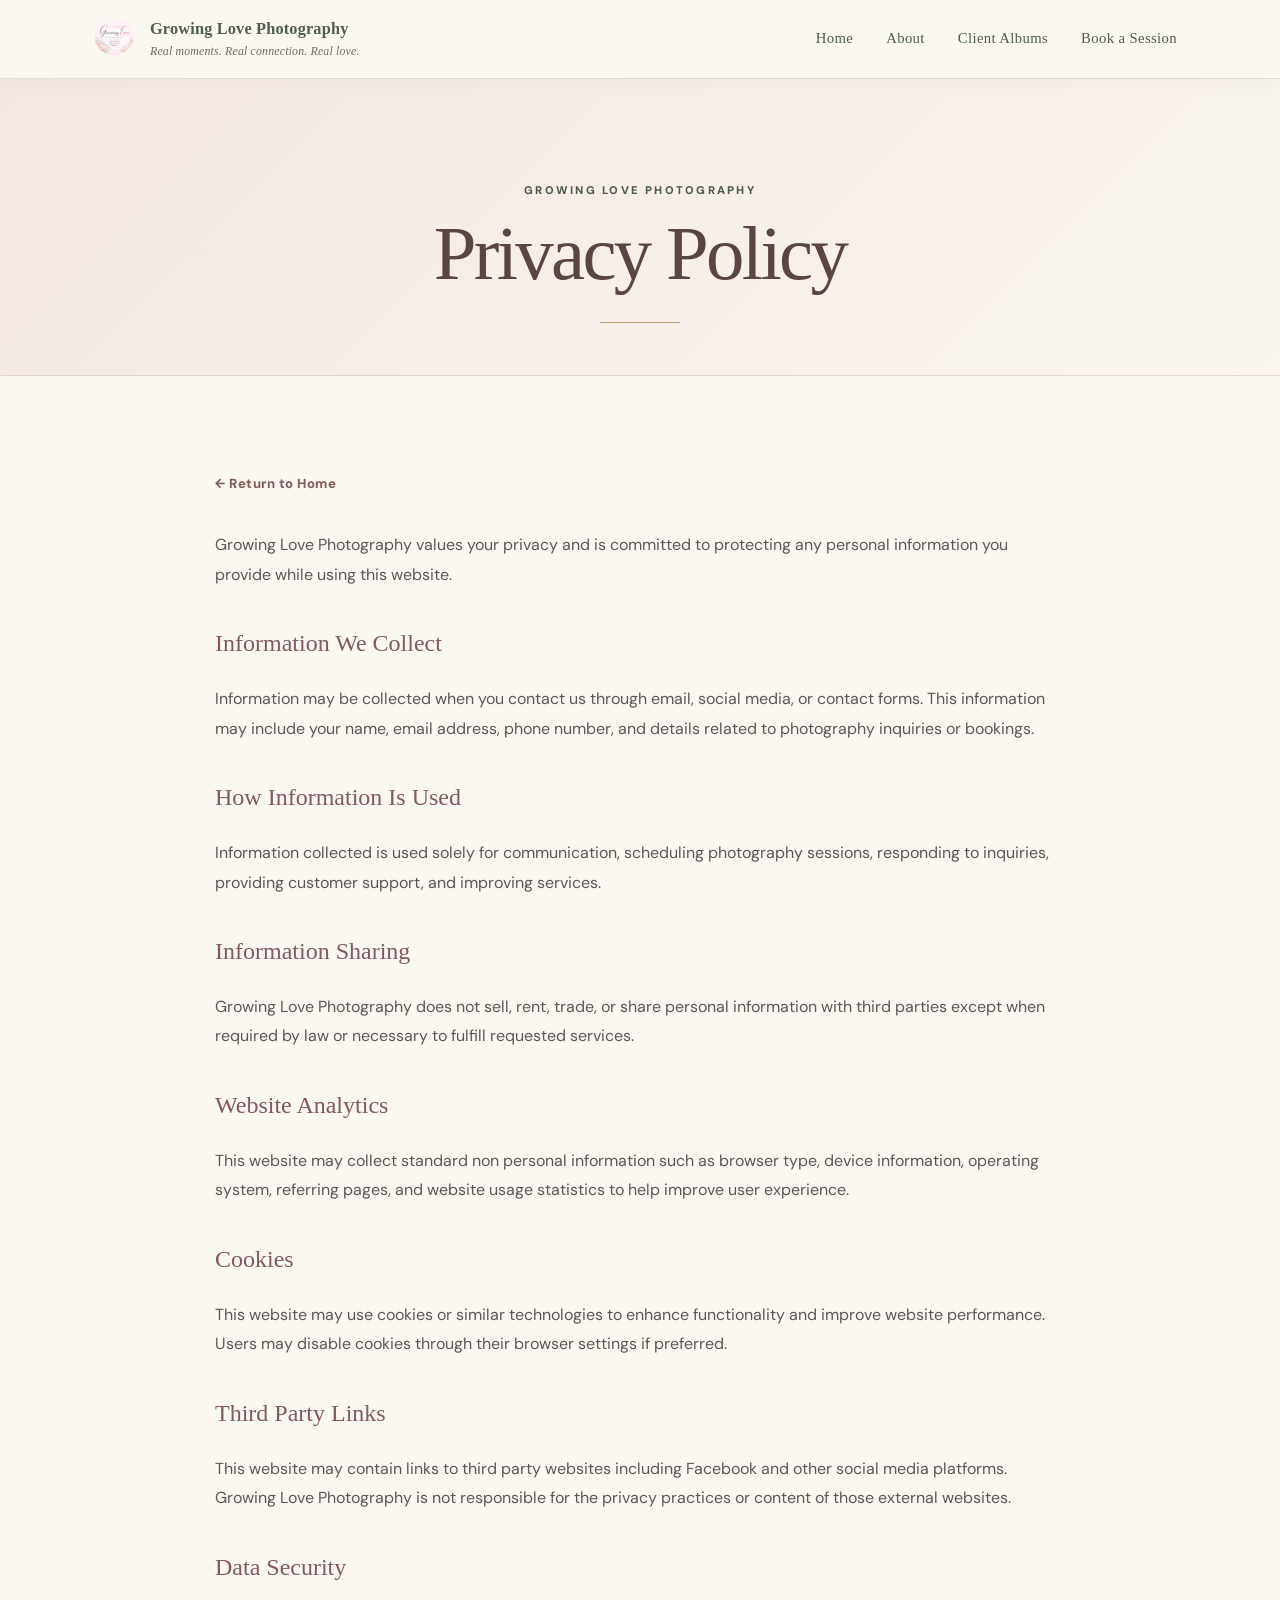
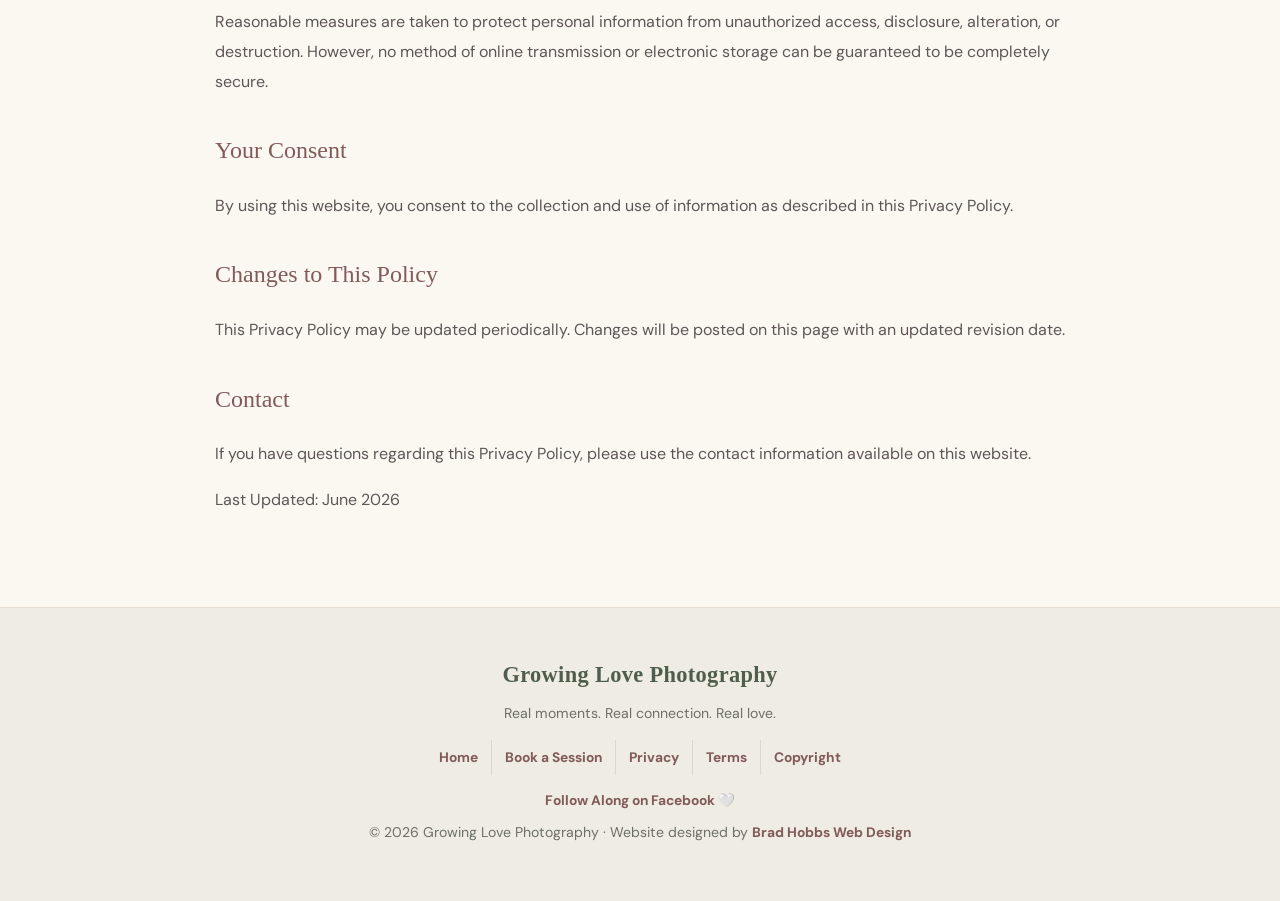
<file: privacy.html>
<!DOCTYPE html><html lang="en"><head><meta charset="UTF-8"><meta name="viewport" content="width=device-width,initial-scale=1"><meta name="author" content="Brad Hobbs Web Design"><meta name="description" content="Privacy Policy for Growing Love Photography"><meta name="theme-color" content="#faf6ef"><link rel="icon" href="logo.png"><link rel="stylesheet" href="styles.css?v=20261026-full-redesign"><title>Privacy Policy | Growing Love Photography</title></head><body><header class="site-header"><div class="nav"><a class="brand" href="index.html"><img src="logo.png" alt="Growing Love Photography logo"><span><strong>Growing Love Photography</strong><span>Real moments. Real connection. Real love.</span></span></a><button class="menu-toggle" onclick="toggleMenu()" aria-label="Open navigation">☰</button><nav class="nav-links" id="navLinks"><a href="index.html">Home</a><a href="index.html#about">About</a><a href="index.html#albums">Client Albums</a><a href="contact.html">Book a Session</a></nav></div></header><main><section class="page-hero"><div class="container"><div class="eyebrow">Growing Love Photography</div><h1 class="page-title">Privacy Policy</h1></div></section><article class="container legal"><p><a class="back-link" href="index.html">← Return to Home</a></p><p>Growing Love Photography values your privacy and is committed to protecting any personal information you provide while using this website.</p><h2>Information We Collect</h2><p>Information may be collected when you contact us through email, social media, or contact forms. This information may include your name, email address, phone number, and details related to photography inquiries or bookings.</p><h2>How Information Is Used</h2><p>Information collected is used solely for communication, scheduling photography sessions, responding to inquiries, providing customer support, and improving services.</p><h2>Information Sharing</h2><p>Growing Love Photography does not sell, rent, trade, or share personal information with third parties except when required by law or necessary to fulfill requested services.</p><h2>Website Analytics</h2><p>This website may collect standard non personal information such as browser type, device information, operating system, referring pages, and website usage statistics to help improve user experience.</p><h2>Cookies</h2><p>This website may use cookies or similar technologies to enhance functionality and improve website performance. Users may disable cookies through their browser settings if preferred.</p><h2>Third Party Links</h2><p>This website may contain links to third party websites including Facebook and other social media platforms. Growing Love Photography is not responsible for the privacy practices or content of those external websites.</p><h2>Data Security</h2><p>Reasonable measures are taken to protect personal information from unauthorized access, disclosure, alteration, or destruction. However, no method of online transmission or electronic storage can be guaranteed to be completely secure.</p><h2>Your Consent</h2><p>By using this website, you consent to the collection and use of information as described in this Privacy Policy.</p><h2>Changes to This Policy</h2><p>This Privacy Policy may be updated periodically. Changes will be posted on this page with an updated revision date.</p><h2>Contact</h2><p>If you have questions regarding this Privacy Policy, please use the contact information available on this website.</p><p>Last Updated: June 2026</p></article></main><footer class="site-footer"><div class="footer"><strong>Growing Love Photography</strong><p>Real moments. Real connection. Real love.</p><div class="footer-links"><a href="index.html">Home</a><a href="contact.html">Book a Session</a><a href="privacy.html">Privacy</a><a href="terms.html">Terms</a><a href="copyright.html">Copyright</a></div><p><a href="https://m.facebook.com/profile.php?id=61571003291121" target="_blank" rel="noopener">Follow Along on Facebook 🤍</a></p><p>© <span id="year"></span> Growing Love Photography · Website designed by <a href="https://brad-hobbswd.github.io/brad-hobbswd/" target="_blank" rel="noopener">Brad Hobbs Web Design</a></p></div></footer><script>function toggleMenu(){document.getElementById("navLinks").classList.toggle("active")}document.getElementById("year").textContent=new Date().getFullYear();</script></body></html>
</file>
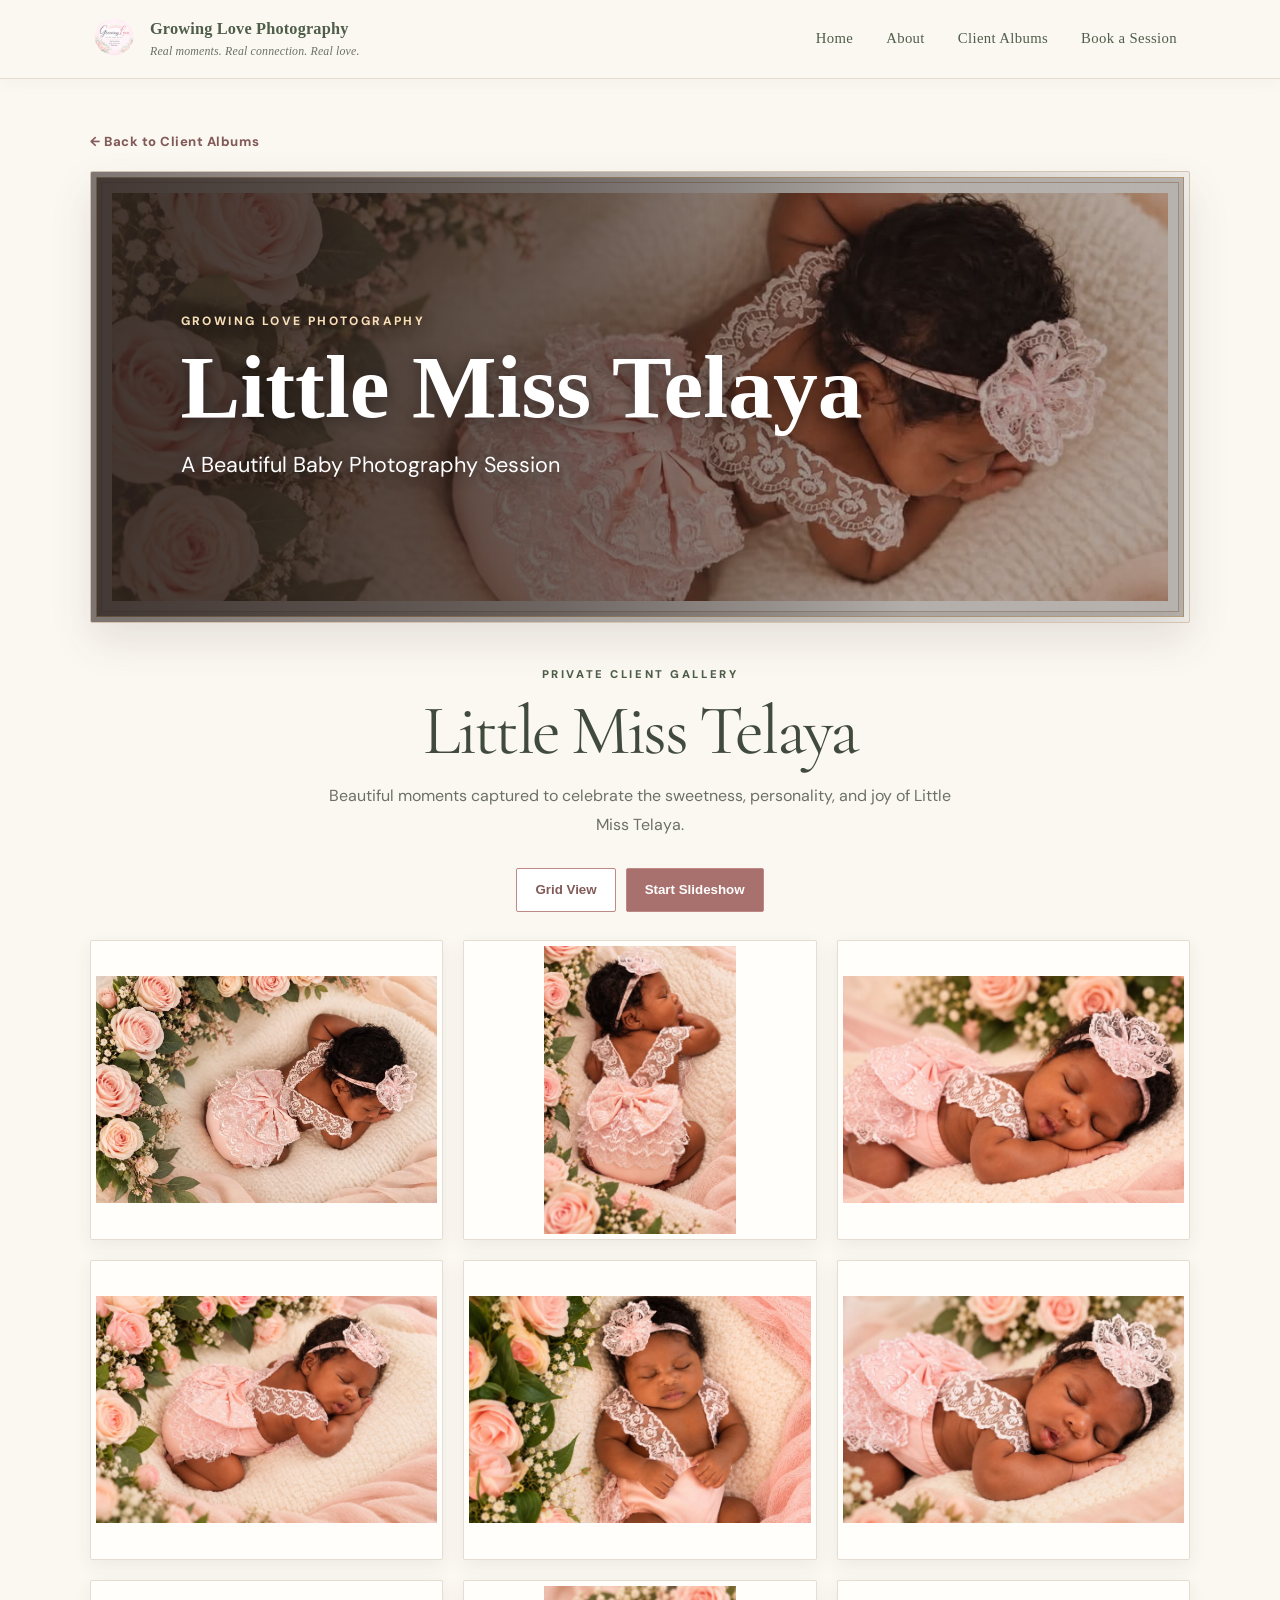
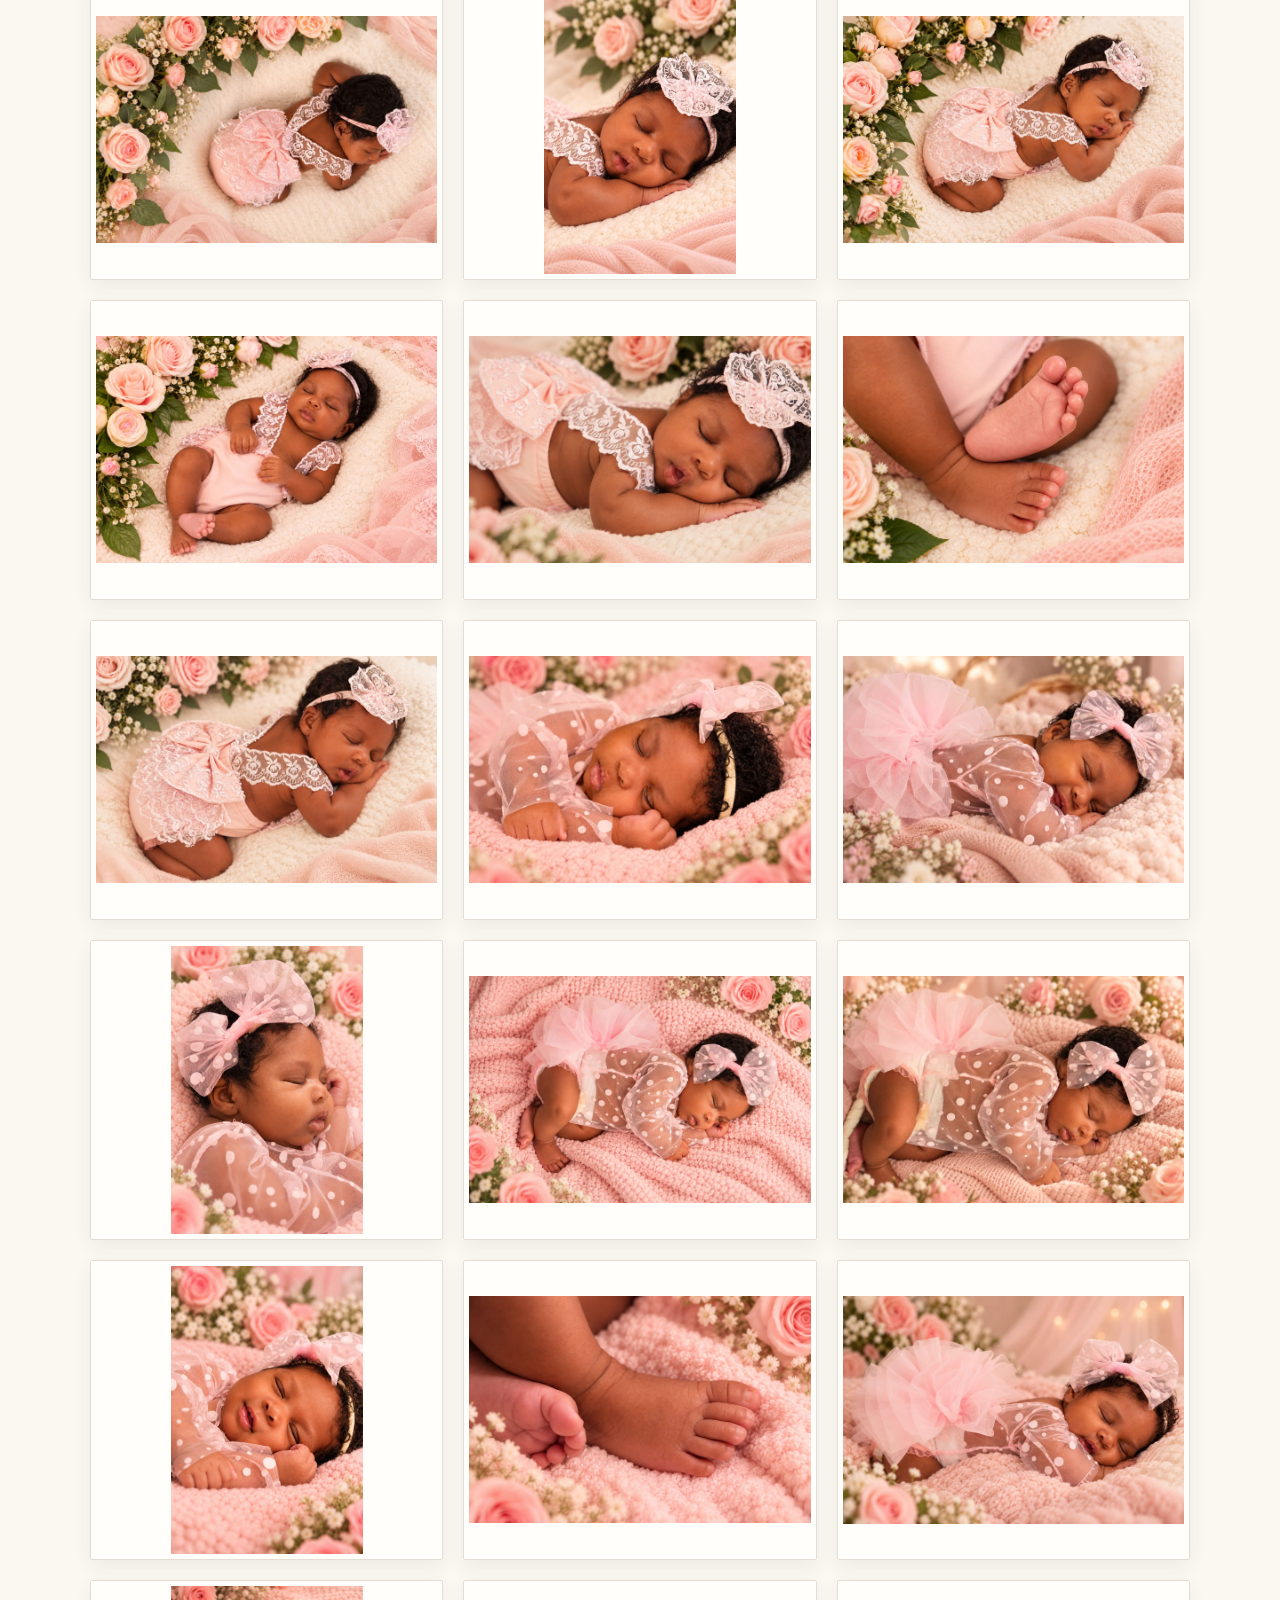
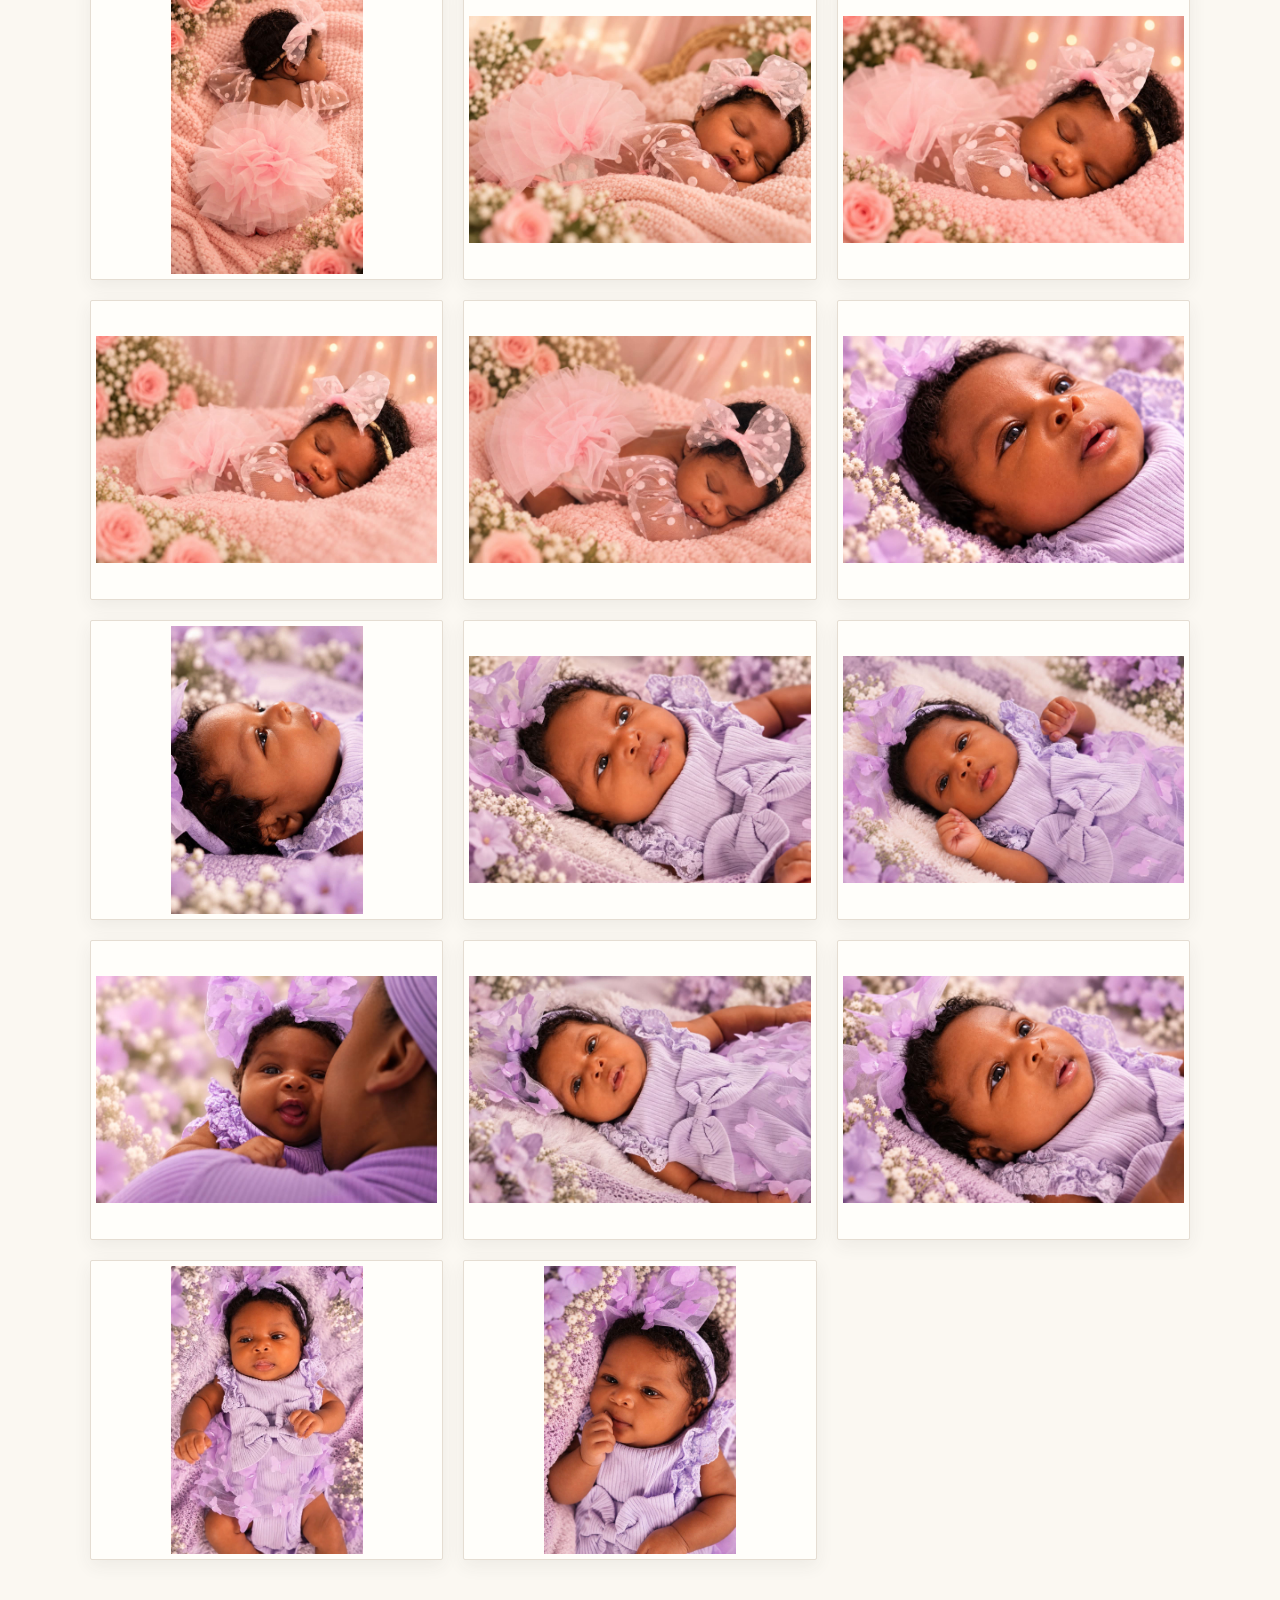
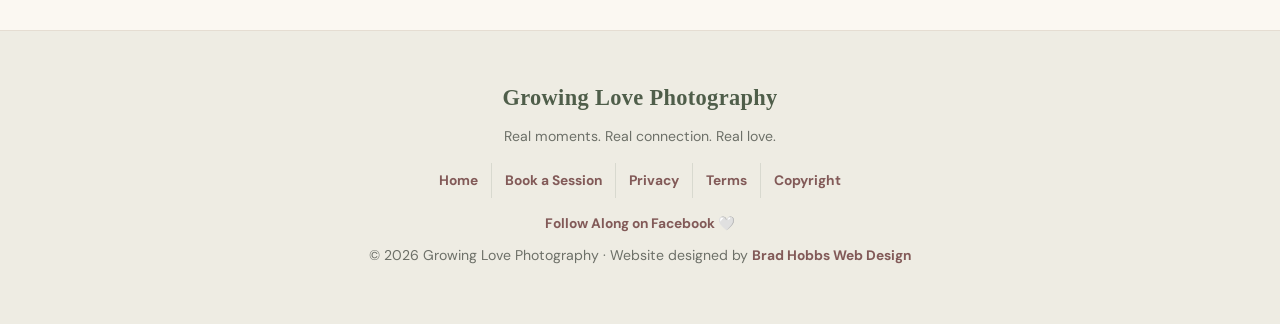
<file: telaya.html>
<!DOCTYPE html>

<html lang="en">

<head>

    <meta charset="UTF-8">

    <meta
        name="viewport"
        content="width=device-width, initial-scale=1.0">

    <link
        rel="icon"
        href="logo.png">

    <link
        rel="stylesheet"
        href="styles.css?v=20261026-full-redesign">

    <title>
        Little Miss Telaya | Growing Love Photography
    </title>

</head>


<body>


    <!-- HEADER -->

    <header class="site-header">

        <div class="nav">

            <a
                class="brand"
                href="index.html">

                <img
                    src="logo.png"
                    alt="Growing Love Photography logo">

                <span>

                    <strong>
                        Growing Love Photography
                    </strong>

                    <span>
                        Real moments. Real connection. Real love.
                    </span>

                </span>

            </a>


            <button
                class="menu-toggle"
                onclick="toggleMenu()"
                aria-label="Open navigation">

                ☰

            </button>


            <nav
                class="nav-links"
                id="navLinks">

                <a href="index.html">
                    Home
                </a>

                <a href="index.html#about">
                    About
                </a>

                <a href="index.html#albums">
                    Client Albums
                </a>

                <a href="contact.html">
                    Book a Session
                </a>

            </nav>

        </div>

    </header>



    <!-- MAIN -->

    <main class="gallery-page">

        <div class="container">


            <a
                class="back-link"
                href="index.html#albums">

                ← Back to Client Albums

            </a>



            <!-- HERO BANNER -->

            <div class="gallery-banner-wrap telaya-banner">


                <img
                    class="gallery-banner"
                    src="catrinaImages/IMG_0384.jpeg"
                    alt="Little Miss Telaya">


                <div class="gallery-banner-overlay">


                    <span class="gallery-banner-kicker">

                        Growing Love Photography

                    </span>


                    <h1>
                        Little Miss Telaya
                    </h1>


                    <p>
                        A Beautiful Baby Photography Session
                    </p>


                </div>


            </div>



            <!-- GALLERY INTRO -->

            <div
                class="section-head"
                style="margin:36px auto 0">


                <div class="eyebrow">
                    Private Client Gallery
                </div>


                <h1 class="section-title">
                    Little Miss Telaya
                </h1>


                <p>
                    Beautiful moments captured to celebrate the sweetness,
                    personality, and joy of Little Miss Telaya.
                </p>


            </div>



            <!-- GALLERY ACTIONS -->

            <div class="gallery-actions">


                <button
                    type="button"
                    onclick="showGrid()">

                    Grid View

                </button>


                <button
                    type="button"
                    onclick="startSlideshow(0)">

                    Start Slideshow

                </button>


            </div>



            <!-- PHOTO GALLERY -->

            <section class="gallery">


                <img src="catrinaImages/IMG_0384.jpeg" loading="lazy" alt="Little Miss Telaya photograph 1" onclick="startSlideshow(0)">

                <img src="catrinaImages/IMG_0385.jpeg" loading="lazy" alt="Little Miss Telaya photograph 2" onclick="startSlideshow(1)">

                <img src="catrinaImages/IMG_0386.jpeg" loading="lazy" alt="Little Miss Telaya photograph 3" onclick="startSlideshow(2)">

                <img src="catrinaImages/IMG_0387.jpeg" loading="lazy" alt="Little Miss Telaya photograph 4" onclick="startSlideshow(3)">

                <img src="catrinaImages/IMG_0388.jpeg" loading="lazy" alt="Little Miss Telaya photograph 5" onclick="startSlideshow(4)">

                <img src="catrinaImages/IMG_0389.jpeg" loading="lazy" alt="Little Miss Telaya photograph 6" onclick="startSlideshow(5)">

                <img src="catrinaImages/IMG_0390.jpeg" loading="lazy" alt="Little Miss Telaya photograph 7" onclick="startSlideshow(6)">

                <img src="catrinaImages/IMG_0391.jpeg" loading="lazy" alt="Little Miss Telaya photograph 8" onclick="startSlideshow(7)">

                <img src="catrinaImages/IMG_0392.jpeg" loading="lazy" alt="Little Miss Telaya photograph 9" onclick="startSlideshow(8)">

                <img src="catrinaImages/IMG_0393.jpeg" loading="lazy" alt="Little Miss Telaya photograph 10" onclick="startSlideshow(9)">

                <img src="catrinaImages/IMG_0394.jpeg" loading="lazy" alt="Little Miss Telaya photograph 11" onclick="startSlideshow(10)">

                <img src="catrinaImages/IMG_0395.jpeg" loading="lazy" alt="Little Miss Telaya photograph 12" onclick="startSlideshow(11)">

                <img src="catrinaImages/IMG_0396.jpeg" loading="lazy" alt="Little Miss Telaya photograph 13" onclick="startSlideshow(12)">

                <img src="catrinaImages/IMG_0397.jpeg" loading="lazy" alt="Little Miss Telaya photograph 14" onclick="startSlideshow(13)">

                <img src="catrinaImages/IMG_0398.jpeg" loading="lazy" alt="Little Miss Telaya photograph 15" onclick="startSlideshow(14)">

                <img src="catrinaImages/IMG_0399.jpeg" loading="lazy" alt="Little Miss Telaya photograph 16" onclick="startSlideshow(15)">

                <img src="catrinaImages/IMG_0400.jpeg" loading="lazy" alt="Little Miss Telaya photograph 17" onclick="startSlideshow(16)">

                <img src="catrinaImages/IMG_0401.jpeg" loading="lazy" alt="Little Miss Telaya photograph 18" onclick="startSlideshow(17)">

                <img src="catrinaImages/IMG_0402.jpeg" loading="lazy" alt="Little Miss Telaya photograph 19" onclick="startSlideshow(18)">

                <img src="catrinaImages/IMG_0403.jpeg" loading="lazy" alt="Little Miss Telaya photograph 20" onclick="startSlideshow(19)">

                <img src="catrinaImages/IMG_0404.jpeg" loading="lazy" alt="Little Miss Telaya photograph 21" onclick="startSlideshow(20)">

                <img src="catrinaImages/IMG_0405.jpeg" loading="lazy" alt="Little Miss Telaya photograph 22" onclick="startSlideshow(21)">

                <img src="catrinaImages/IMG_0406.jpeg" loading="lazy" alt="Little Miss Telaya photograph 23" onclick="startSlideshow(22)">

                <img src="catrinaImages/IMG_0407.jpeg" loading="lazy" alt="Little Miss Telaya photograph 24" onclick="startSlideshow(23)">

                <img src="catrinaImages/IMG_0408.jpeg" loading="lazy" alt="Little Miss Telaya photograph 25" onclick="startSlideshow(24)">

                <img src="catrinaImages/IMG_0409.jpeg" loading="lazy" alt="Little Miss Telaya photograph 26" onclick="startSlideshow(25)">

                <img src="catrinaImages/IMG_0410.jpeg" loading="lazy" alt="Little Miss Telaya photograph 27" onclick="startSlideshow(26)">

                <img src="catrinaImages/IMG_0411.jpeg" loading="lazy" alt="Little Miss Telaya photograph 28" onclick="startSlideshow(27)">

                <img src="catrinaImages/IMG_0412.jpeg" loading="lazy" alt="Little Miss Telaya photograph 29" onclick="startSlideshow(28)">

                <img src="catrinaImages/IMG_0413.jpeg" loading="lazy" alt="Little Miss Telaya photograph 30" onclick="startSlideshow(29)">

                <img src="catrinaImages/IMG_0414.jpeg" loading="lazy" alt="Little Miss Telaya photograph 31" onclick="startSlideshow(30)">

                <img src="catrinaImages/IMG_0415.jpeg" loading="lazy" alt="Little Miss Telaya photograph 32" onclick="startSlideshow(31)">

                <img src="catrinaImages/IMG_0416.jpeg" loading="lazy" alt="Little Miss Telaya photograph 33" onclick="startSlideshow(32)">

                <img src="catrinaImages/IMG_0417.jpeg" loading="lazy" alt="Little Miss Telaya photograph 34" onclick="startSlideshow(33)">

                <img src="catrinaImages/IMG_0418.jpeg" loading="lazy" alt="Little Miss Telaya photograph 35" onclick="startSlideshow(34)">


            </section>


        </div>

    </main>



    <!-- SLIDESHOW -->

    <div
        id="slideshow"
        aria-hidden="true">


        <button
            class="close"
            type="button"
            aria-label="Close slideshow"
            onclick="closeSlideshow()">

            ✕

        </button>


        <button
            class="nav-btn prev"
            type="button"
            aria-label="Previous photograph"
            onclick="changeSlide(-1)">

            ❮

        </button>


        <img
            id="slide-img"
            alt="Little Miss Telaya slideshow photograph">


        <button
            class="nav-btn next"
            type="button"
            aria-label="Next photograph"
            onclick="changeSlide(1)">

            ❯

        </button>


    </div>



    <!-- FOOTER -->

    <footer class="site-footer">

        <div class="footer">


            <strong>
                Growing Love Photography
            </strong>


            <p>
                Real moments. Real connection. Real love.
            </p>


            <div class="footer-links">


                <a href="index.html">
                    Home
                </a>


                <a href="contact.html">
                    Book a Session
                </a>


                <a href="privacy.html">
                    Privacy
                </a>


                <a href="terms.html">
                    Terms
                </a>


                <a href="copyright.html">
                    Copyright
                </a>


            </div>


            <p>

                <a
                    href="https://m.facebook.com/profile.php?id=61571003291121"
                    target="_blank"
                    rel="noopener">

                    Follow Along on Facebook 🤍

                </a>

            </p>


            <p>

                ©
                <span id="year"></span>

                Growing Love Photography
                ·
                Website designed by

                <a
                    href="https://brad-hobbswd.github.io/brad-hobbswd/"
                    target="_blank"
                    rel="noopener">

                    Brad Hobbs Web Design

                </a>

            </p>


        </div>

    </footer>



    <!-- MENU -->

    <script>


        function toggleMenu() {

            document
                .getElementById("navLinks")
                .classList
                .toggle("active");

        }


        document
            .getElementById("year")
            .textContent =
            new Date().getFullYear();


    </script>



    <!-- SLIDESHOW -->

    <script>


        const images = [

            "catrinaImages/IMG_0384.jpeg",
            "catrinaImages/IMG_0385.jpeg",
            "catrinaImages/IMG_0386.jpeg",
            "catrinaImages/IMG_0387.jpeg",
            "catrinaImages/IMG_0388.jpeg",
            "catrinaImages/IMG_0389.jpeg",
            "catrinaImages/IMG_0390.jpeg",
            "catrinaImages/IMG_0391.jpeg",
            "catrinaImages/IMG_0392.jpeg",
            "catrinaImages/IMG_0393.jpeg",
            "catrinaImages/IMG_0394.jpeg",
            "catrinaImages/IMG_0395.jpeg",
            "catrinaImages/IMG_0396.jpeg",
            "catrinaImages/IMG_0397.jpeg",
            "catrinaImages/IMG_0398.jpeg",
            "catrinaImages/IMG_0399.jpeg",
            "catrinaImages/IMG_0400.jpeg",
            "catrinaImages/IMG_0401.jpeg",
            "catrinaImages/IMG_0402.jpeg",
            "catrinaImages/IMG_0403.jpeg",
            "catrinaImages/IMG_0404.jpeg",
            "catrinaImages/IMG_0405.jpeg",
            "catrinaImages/IMG_0406.jpeg",
            "catrinaImages/IMG_0407.jpeg",
            "catrinaImages/IMG_0408.jpeg",
            "catrinaImages/IMG_0409.jpeg",
            "catrinaImages/IMG_0410.jpeg",
            "catrinaImages/IMG_0411.jpeg",
            "catrinaImages/IMG_0412.jpeg",
            "catrinaImages/IMG_0413.jpeg",
            "catrinaImages/IMG_0414.jpeg",
            "catrinaImages/IMG_0415.jpeg",
            "catrinaImages/IMG_0416.jpeg",
            "catrinaImages/IMG_0417.jpeg",
            "catrinaImages/IMG_0418.jpeg"

        ];


        let currentIndex = 0;


        function startSlideshow(index) {

            currentIndex = index;

            const slideshow =
                document.getElementById("slideshow");


            slideshow.style.display = "flex";


            slideshow.setAttribute(
                "aria-hidden",
                "false"
            );


            showSlide();

        }


        function showSlide() {

            document
                .getElementById("slide-img")
                .src =
                images[currentIndex];

        }


        function changeSlide(step) {

            currentIndex =
                (
                    currentIndex
                    +
                    step
                    +
                    images.length
                )
                %
                images.length;


            showSlide();

        }


        function closeSlideshow() {

            const slideshow =
                document.getElementById("slideshow");


            slideshow.style.display = "none";


            slideshow.setAttribute(
                "aria-hidden",
                "true"
            );

        }


        function showGrid() {

            closeSlideshow();

            document
                .querySelector(".gallery")
                .scrollIntoView({
                    behavior: "smooth",
                    block: "start"
                });

        }


        document.addEventListener(
            "keydown",
            event => {

                const slideshow =
                    document.getElementById("slideshow");


                if (event.key === "Escape") {

                    closeSlideshow();

                }


                if (
                    event.key === "ArrowLeft"
                    &&
                    slideshow.style.display === "flex"
                ) {

                    changeSlide(-1);

                }


                if (
                    event.key === "ArrowRight"
                    &&
                    slideshow.style.display === "flex"
                ) {

                    changeSlide(1);

                }

            }
        );


        document.addEventListener(
            "contextmenu",
            event => event.preventDefault()
        );


    </script>


</body>

</html>
</file>
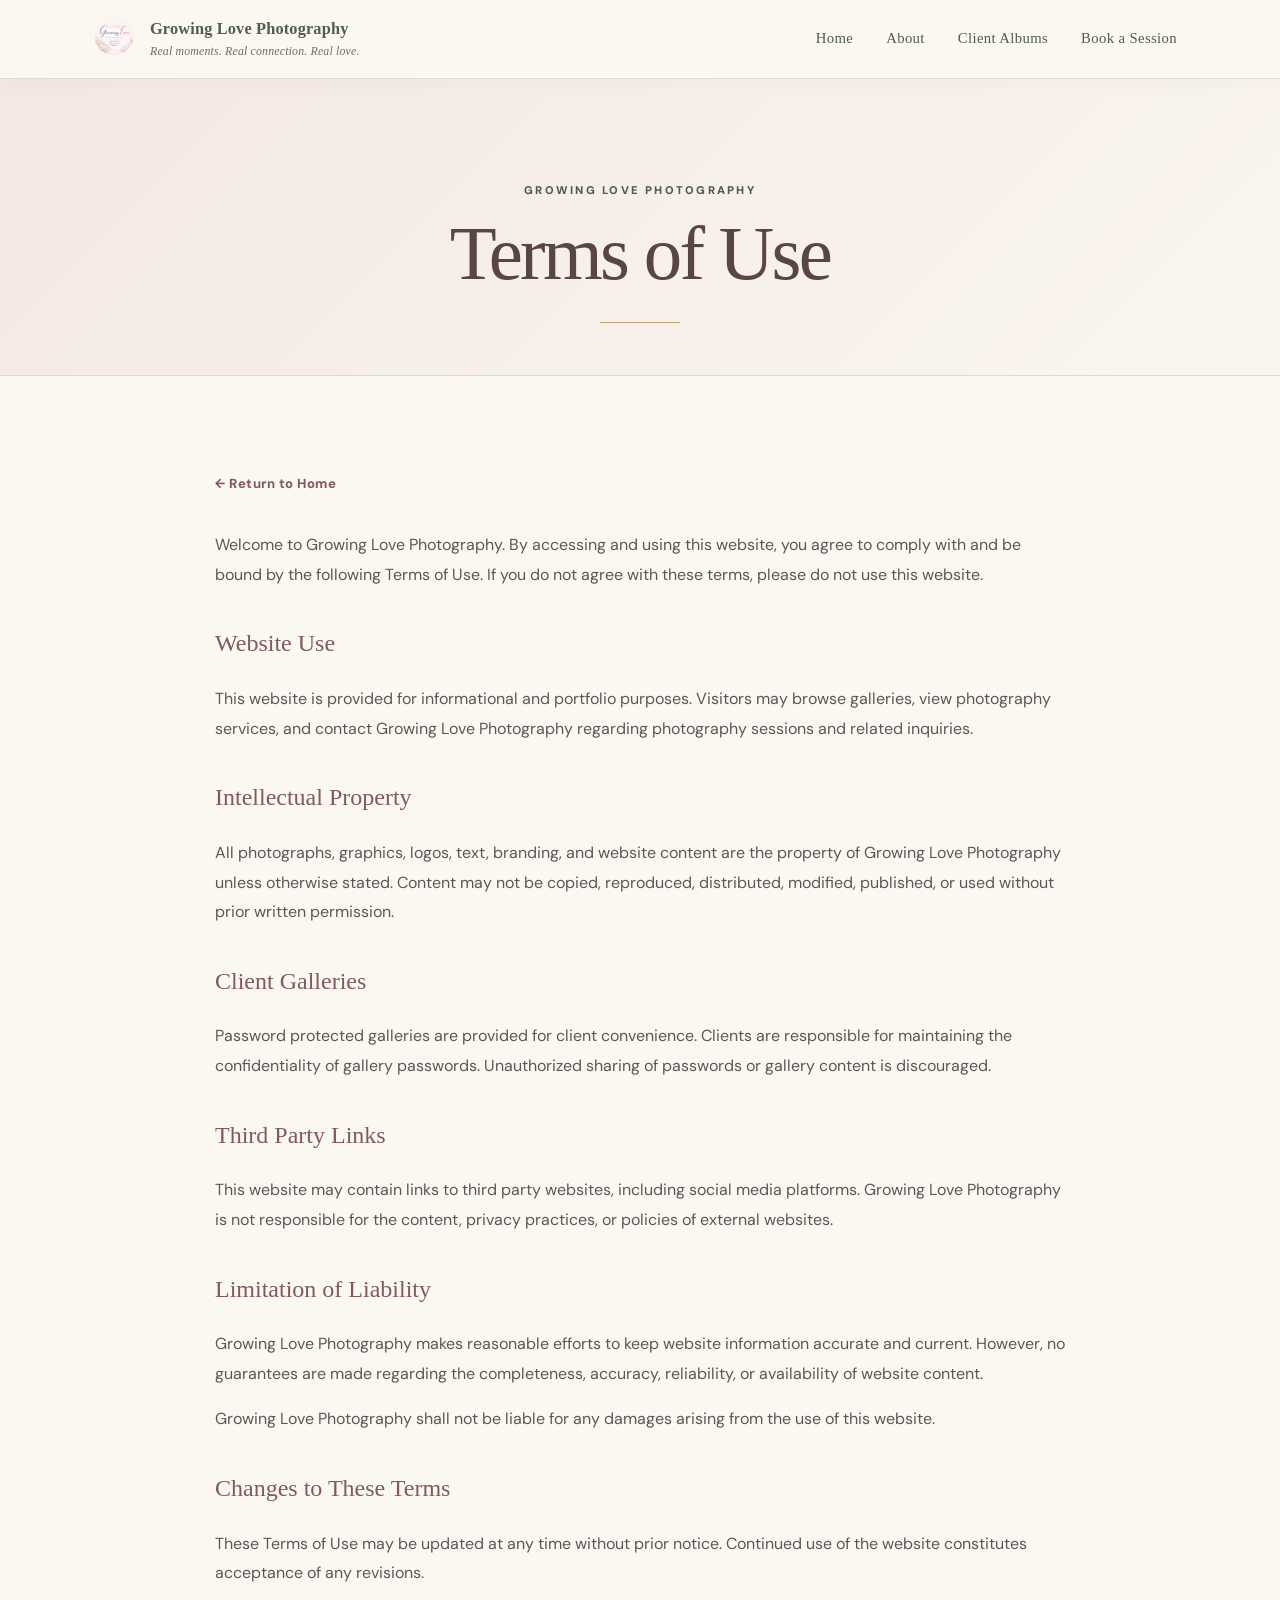
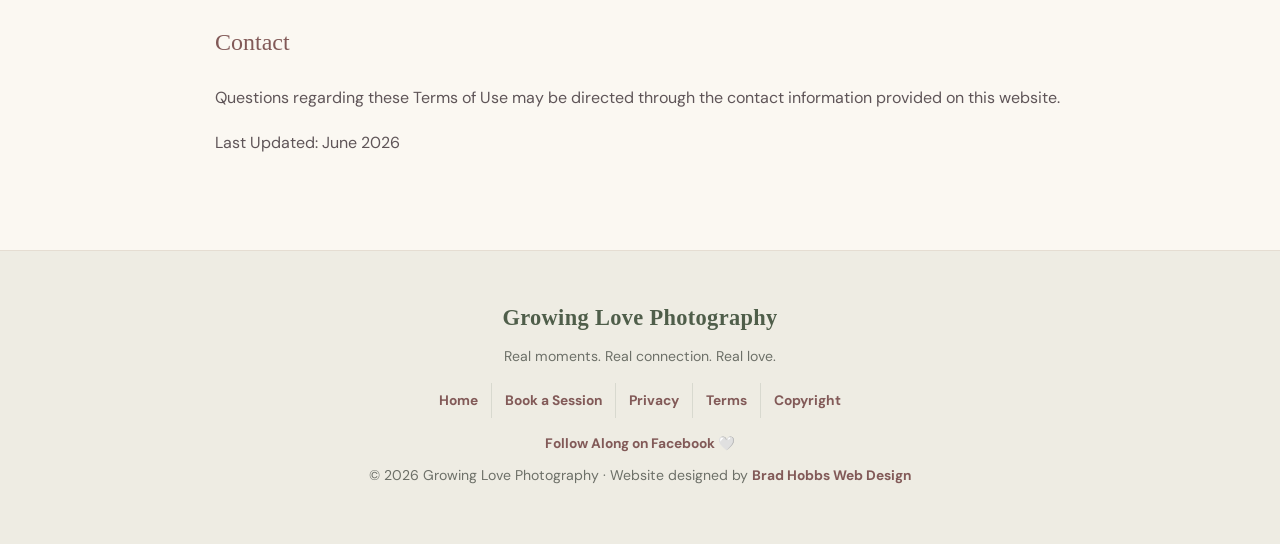
<file: terms.html>
<!DOCTYPE html><html lang="en"><head><meta charset="UTF-8"><meta name="viewport" content="width=device-width,initial-scale=1"><meta name="author" content="Brad Hobbs Web Design"><meta name="description" content="Terms of Use for Growing Love Photography"><meta name="theme-color" content="#faf6ef"><link rel="icon" href="logo.png"><link rel="stylesheet" href="styles.css?v=20261026-full-redesign"><title>Terms of Use | Growing Love Photography</title></head><body><header class="site-header"><div class="nav"><a class="brand" href="index.html"><img src="logo.png" alt="Growing Love Photography logo"><span><strong>Growing Love Photography</strong><span>Real moments. Real connection. Real love.</span></span></a><button class="menu-toggle" onclick="toggleMenu()" aria-label="Open navigation">☰</button><nav class="nav-links" id="navLinks"><a href="index.html">Home</a><a href="index.html#about">About</a><a href="index.html#albums">Client Albums</a><a href="contact.html">Book a Session</a></nav></div></header><main><section class="page-hero"><div class="container"><div class="eyebrow">Growing Love Photography</div><h1 class="page-title">Terms of Use</h1></div></section><article class="container legal"><p><a class="back-link" href="index.html">← Return to Home</a></p><p>Welcome to Growing Love Photography. By accessing and using this website, you agree to comply with and be bound by the following Terms of Use. If you do not agree with these terms, please do not use this website.</p><h2>Website Use</h2><p>This website is provided for informational and portfolio purposes. Visitors may browse galleries, view photography services, and contact Growing Love Photography regarding photography sessions and related inquiries.</p><h2>Intellectual Property</h2><p>All photographs, graphics, logos, text, branding, and website content are the property of Growing Love Photography unless otherwise stated. Content may not be copied, reproduced, distributed, modified, published, or used without prior written permission.</p><h2>Client Galleries</h2><p>Password protected galleries are provided for client convenience. Clients are responsible for maintaining the confidentiality of gallery passwords. Unauthorized sharing of passwords or gallery content is discouraged.</p><h2>Third Party Links</h2><p>This website may contain links to third party websites, including social media platforms. Growing Love Photography is not responsible for the content, privacy practices, or policies of external websites.</p><h2>Limitation of Liability</h2><p>Growing Love Photography makes reasonable efforts to keep website information accurate and current. However, no guarantees are made regarding the completeness, accuracy, reliability, or availability of website content.</p><p>Growing Love Photography shall not be liable for any damages arising from the use of this website.</p><h2>Changes to These Terms</h2><p>These Terms of Use may be updated at any time without prior notice. Continued use of the website constitutes acceptance of any revisions.</p><h2>Contact</h2><p>Questions regarding these Terms of Use may be directed through the contact information provided on this website.</p><p>Last Updated: June 2026</p></article></main><footer class="site-footer"><div class="footer"><strong>Growing Love Photography</strong><p>Real moments. Real connection. Real love.</p><div class="footer-links"><a href="index.html">Home</a><a href="contact.html">Book a Session</a><a href="privacy.html">Privacy</a><a href="terms.html">Terms</a><a href="copyright.html">Copyright</a></div><p><a href="https://m.facebook.com/profile.php?id=61571003291121" target="_blank" rel="noopener">Follow Along on Facebook 🤍</a></p><p>© <span id="year"></span> Growing Love Photography · Website designed by <a href="https://brad-hobbswd.github.io/brad-hobbswd/" target="_blank" rel="noopener">Brad Hobbs Web Design</a></p></div></footer><script>function toggleMenu(){document.getElementById("navLinks").classList.toggle("active")}document.getElementById("year").textContent=new Date().getFullYear();</script></body></html>
</file>
<file: styles.css>
@import url('https://fonts.googleapis.com/css2?family=Cormorant+Garamond:wght@400;500;600&family=DM+Sans:wght@400;500;600;700&display=swap');
:root{
    --rose:#d88c9a;
    --rose-deep:#9f5b6a;
    --blush:#fff1f5;
    --cream:#fffaf8;
    --lavender:#f4edff;
    --ink:#3f3538;
    --muted:#75686c;
    --line:#efd8df;
    --white:#fff
}
*{
    box-sizing:border-box
}
html{
    scroll-behavior:smooth
}
body{
    margin:0;
    font-family:"Segoe UI",Arial,sans-serif;
    color:var(--ink);
    background:var(--cream);
    line-height:1.7
}
img{
    display:block;
    max-width:100%
}
a{
    color:inherit
}
.container{
    width:min(1100px,calc(100% - 40px));
    margin:auto
}
.site-header{
    position:sticky;
    top:0;
    z-index:100;
    background:rgba(255,250,248,.94);
    backdrop-filter:blur(12px);
    border-bottom:1px solid var(--line)
}
.nav{
    width:min(1100px,calc(100% - 40px));
    min-height:78px;
    margin:auto;
    display:flex;
    align-items:center;
    justify-content:space-between;
    gap:22px
}
.brand{
    display:flex;
    align-items:center;
    gap:12px;
    text-decoration:none
}
.brand img{
    width:48px;
    height:48px;
    object-fit:contain;
    border-radius:50%
}
.brand strong{
    display:block;
    color:var(--rose-deep);
    font-size:1.08rem;
    line-height:1.1
}
.brand span{
    display:block;
    font-size:.74rem;
    color:var(--muted);
    margin-top:3px
}
.nav-links{
    display:flex;
    align-items:center;
    gap:7px
}
.nav-links a{
    text-decoration:none;
    color:var(--rose-deep);
    font-weight:700;
    font-size:.92rem;
    padding:9px 12px;
    border-radius:999px
}
.nav-links a:hover,.nav-links a.active{
    background:var(--blush);
    color:var(--rose)
}
.menu-toggle{
    display:none;
    background:transparent;
    border:0;
    font-size:1.45rem;
    color:var(--rose-deep)
}
.hero{
    padding:28px 0 82px;
    background:linear-gradient(180deg,#fff5f7 0%,var(--cream) 82%)
}
.hero-grid{
    display:grid;
    grid-template-columns:1.05fr .95fr;
    gap:56px;
    align-items:center
}
.eyebrow{
    display:inline-block;
    color:var(--rose-deep);
    font-size:.74rem;
    font-weight:850;
    letter-spacing:.16em;
    text-transform:uppercase;
    margin-bottom:14px
}
.hero h1,.section-title,.page-title{
    font-family:Georgia,serif;
    color:#5b4248;
    line-height:1.04;
    letter-spacing:-.03em
}
.hero h1{
    font-size:clamp(3rem,6vw,5.7rem);
    margin:0 0 22px
}
.hero p{
    color:var(--muted);
    font-size:1.08rem;
    max-width:620px
}
.hero-art{
    position:relative
}
.hero-art img{
    width:100%;
    min-height:440px;
    object-fit:cover;
    border-radius:28px;
    box-shadow:0 24px 60px rgba(111,69,80,.16)
}
.hero-note{
    position:absolute;
    left:-24px;
    bottom:26px;
    max-width:250px;
    background:var(--white);
    border:1px solid var(--line);
    border-radius:18px;
    padding:18px 20px;
    box-shadow:0 16px 38px rgba(111,69,80,.12)
}
.hero-note strong{
    display:block;
    color:var(--rose-deep);
    font-family:Georgia,serif;
    font-size:1.1rem
}
.hero-note span{
    display:block;
    color:var(--muted);
    font-size:.84rem;
    line-height:1.45;
    margin-top:4px
}
.btn-row{
    display:flex;
    gap:12px;
    flex-wrap:wrap;
    margin-top:28px
}
.btn{
    display:inline-flex;
    align-items:center;
    justify-content:center;
    min-height:50px;
    padding:0 22px;
    border-radius:999px;
    text-decoration:none;
    font-weight:800;
    font-size:.92rem;
    transition:.2s
}
.btn:hover{
    transform:translateY(-2px)
}
.btn-primary{
    background:var(--rose);
    color:#fff;
    box-shadow:0 12px 25px rgba(216,140,154,.22)
}
.btn-secondary{
    border:1px solid var(--rose);
    color:var(--rose-deep);
    background:#fff
}
.trust-bar{
    background:#fff;
    border-top:1px solid var(--line);
    border-bottom:1px solid var(--line)
}
.trust-items{
    display:grid;
    grid-template-columns:repeat(3,1fr);
    gap:20px;
    padding:23px 0
}
.trust-item{
    text-align:center
}
.trust-item strong{
    display:block;
    color:var(--rose-deep);
    font-family:Georgia,serif;
    font-size:1.05rem
}
.trust-item span{
    display:block;
    color:var(--muted);
    font-size:.85rem
}
.section{
    padding:90px 0
}
.section-soft{
    background:linear-gradient(180deg,var(--blush),#fff)
}
.section-lavender{
    background:linear-gradient(180deg,var(--lavender),#fff)
}
.section-head{
    max-width:720px;
    margin:0 auto 44px;
    text-align:center
}
.section-title{
    font-size:clamp(2.5rem,5vw,4.4rem);
    margin:0 0 16px
}
.section-head p,.copy p{
    color:var(--muted)
}
.story-grid{
    display:grid;
    grid-template-columns:.85fr 1.15fr;
    gap:56px;
    align-items:center
}
.story-photo{
    padding:10px;
    background:#fff;
    border:1px solid var(--line);
    border-radius:28px;
    box-shadow:0 20px 45px rgba(111,69,80,.08)
}
.story-photo img{
    width:100%;
    border-radius:20px;
    max-height:620px;
    object-fit:cover
}
.copy h2{
    font-family:Georgia,serif;
    font-size:clamp(2.2rem,4vw,3.8rem);
    line-height:1.08;
    color:#5b4248;
    margin:0 0 18px
}
.copy p{
    margin:0 0 15px
}
.specialties{
    display:grid;
    grid-template-columns:repeat(3,1fr);
    gap:18px
}
.specialty{
    overflow:hidden;
    background:#fff;
    border:1px solid var(--line);
    border-radius:22px;
    box-shadow:0 12px 28px rgba(111,69,80,.06)
}
.specialty img{
    width:100%;
    height:280px;
    object-fit:cover
}
.specialty div{
    padding:22px
}
.specialty h3{
    font-family:Georgia,serif;
    color:#5b4248;
    font-size:1.5rem;
    margin:0 0 7px
}
.specialty p{
    margin:0;
    color:var(--muted);
    font-size:.93rem
}
.process{
    display:grid;
    grid-template-columns:repeat(3,1fr);
    gap:18px
}
.process-card{
    background:#fff;
    border:1px solid var(--line);
    border-radius:20px;
    padding:28px
}
.process-card .num{
    color:var(--rose);
    font-weight:900;
    font-size:.76rem;
    letter-spacing:.14em
}
.process-card h3{
    font-family:Georgia,serif;
    font-size:1.45rem;
    color:#5b4248;
    margin:14px 0 8px
}
.process-card p{
    margin:0;
    color:var(--muted);
    font-size:.94rem
}
.albums{
    display:grid;
    grid-template-columns:repeat(3,1fr);
    gap:22px
}
.album{
    background:#fff;
    border:1px solid var(--line);
    border-radius:22px;
    padding:10px;
    text-align:left;
    overflow:hidden;
    box-shadow:0 12px 28px rgba(111,69,80,.06);
    cursor:pointer;
    transition:.2s
}
.album:hover{
    transform:translateY(-4px)
}
.album img{
    width:100%;
    height:270px;
    object-fit:cover;
    border-radius:15px
}
.album-copy{
    padding:16px 10px 10px
}
.album-copy strong{
    display:block;
    font-family:Georgia,serif;
    font-size:1.25rem;
    color:#5b4248
}
.album-copy span{
    color:var(--muted);
    font-size:.88rem
}
.cta{
    padding:96px 0;
    background:radial-gradient(circle at 20% 20%,rgba(216,140,154,.16),transparent 22rem),linear-gradient(135deg,#fff0f5,#f7efff)
}
.cta-box{
    max-width:820px;
    margin:auto;
    text-align:center
}
.cta-box h2{
    font-family:Georgia,serif;
    font-size:clamp(2.8rem,6vw,5rem);
    line-height:1.04;
    color:#5b4248;
    margin:0 0 16px
}
.cta-box p{
    color:var(--muted);
    max-width:650px;
    margin:auto
}
.contact-grid{
    display:grid;
    grid-template-columns:1.1fr .9fr;
    gap:26px
}
.contact-card,.info-card{
    background:#fff;
    border:1px solid var(--line);
    border-radius:24px;
    padding:34px
}
.contact-card h2,.info-card h2{
    font-family:Georgia,serif;
    color:#5b4248;
    font-size:2rem;
    margin:0 0 12px
}
.contact-card p,.info-card p{
    color:var(--muted)
}
.info-list{
    display:grid;
    gap:14px;
    margin-top:20px
}
.info-list a{
    color:var(--rose-deep);
    font-weight:700;
    text-decoration:none
}
.page-hero{
    padding:88px 0 56px;
    text-align:center;
    background:linear-gradient(180deg,var(--blush),var(--cream))
}
.page-title{
    font-size:clamp(3rem,7vw,5.8rem);
    margin:0 0 16px
}
.page-hero p{
    max-width:700px;
    margin:auto;
    color:var(--muted)
}
.legal{
    max-width:850px;
    margin:auto;
    padding:70px 0
}
.legal h2{
    font-family:Georgia,serif;
    color:var(--rose-deep);
    margin-top:34px
}
.legal p,.legal li{
    color:#5f5558
}
.gallery-page{
    padding:36px 0 70px
}
.gallery-banner{
    width:100%;
    max-height:430px;
    object-fit:cover;
    border-radius:24px
}
.back-link{
    display:inline-block;
    color:var(--rose-deep);
    font-weight:800;
    text-decoration:none;
    margin-bottom:18px
}
.gallery-actions{
    display:flex;
    justify-content:center;
    gap:12px;
    flex-wrap:wrap;
    margin:28px 0
}
.gallery-actions button{
    border:1px solid var(--rose);
    background:#fff;
    color:var(--rose-deep);
    border-radius:999px;
    padding:12px 18px;
    font-weight:800;
    cursor:pointer
}
.gallery-actions button:last-child{
    background:var(--rose);
    color:#fff
}
.gallery{
    display:grid;
    grid-template-columns:repeat(4,1fr);
    gap:14px
}
.gallery img{
    width:100%;
    height:270px;
    object-fit:cover;
    border-radius:14px;
    cursor:pointer;
    transition:.2s
}
.gallery img:hover{
    transform:scale(1.02)
}
#slideshow{
    display:none;
    position:fixed;
    inset:0;
    background:rgba(24,18,20,.96);
    justify-content:center;
    align-items:center;
    z-index:9999
}
#slideshow img{
    max-width:88%;
    max-height:84%;
    border-radius:16px;
    object-fit:contain
}
.nav-btn,.close{
    position:absolute;
    color:#fff;
    cursor:pointer;
    font-size:2rem
}
.prev{
    left:24px
}
.next{
    right:24px
}
.close{
    right:24px;
    top:18px
}
.site-footer{
    background:#fff;
    border-top:1px solid var(--line)
}
.footer{
    width:min(1100px,calc(100% - 40px));
    margin:auto;
    padding:42px 0;
    text-align:center
}
.footer strong{
    display:block;
    color:var(--rose-deep);
    font-family:Georgia,serif;
    font-size:1.25rem
}
.footer p{
    color:var(--muted);
    font-size:.88rem;
    margin:8px 0
}
.footer-links{
    display:flex;
    justify-content:center;
    gap:14px;
    flex-wrap:wrap;
    margin:14px 0
}
.footer a{
    color:var(--rose-deep);
    text-decoration:none;
    font-size:.86rem;
    font-weight:700
}
.modal{
    display:none;
    position:fixed;
    inset:0;
    background:rgba(30,20,24,.58);
    align-items:center;
    justify-content:center;
    z-index:9999
}
.modal-content{
    background:#fff;
    padding:30px;
    border-radius:22px;
    text-align:center;
    width:min(420px,calc(100% - 40px));
    box-shadow:0 25px 60px rgba(0,0,0,.18)
}
.modal-content input{
    width:100%;
    padding:13px;
    border:1px solid var(--line);
    border-radius:12px;
    margin:14px 0;
    font:inherit
}
.modal-content button{
    background:var(--rose);
    color:#fff;
    border:0;
    border-radius:999px;
    padding:12px 20px;
    font-weight:800;
    cursor:pointer
}
@media(max-width:900px){
    .hero-grid,.story-grid,.contact-grid{
        grid-template-columns:1fr;
        gap:36px
    }
.hero{
        padding-top:46px
    }
.hero-art{
        order:-1
    }
.hero-note{
        left:18px
    }
.specialties,.albums,.process{
        grid-template-columns:1fr 1fr
    }
.gallery{
        grid-template-columns:repeat(2,1fr)
    }
}
@media(max-width:680px){
    .container,.nav,.footer{
        width:min(100% - 28px,1100px)
    }
.nav{
        min-height:68px
    }
.menu-toggle{
        display:block
    }
.nav-links{
        display:none;
        position:absolute;
        left:14px;
        right:14px;
        top:68px;
        background:#fff;
        border:1px solid var(--line);
        padding:12px;
        flex-direction:column;
        box-shadow:0 18px 40px rgba(111,69,80,.12)
    }
.nav-links.active{
        display:flex
    }
.nav-links a{
        text-align:center
    }
.hero h1{
        font-size:3.4rem
    }
.hero-art img{
        min-height:350px
    }
.hero-note{
        position:static;
        margin:14px 14px 0
    }
.trust-items,.specialties,.albums,.process{
        grid-template-columns:1fr
    }
.section{
        padding:70px 0
    }
.gallery{
        grid-template-columns:1fr
    }
.gallery img{
        height:auto;
        max-height:none
    }
.gallery-banner{
        border-radius:18px
    }
.prev{
        left:10px
    }
.next{
        right:10px
    }
}
.hero-banner-section{
    padding:20px 0 82px
}
.hero-banner{
    display:block;
    width:100%;
    max-width:1100px;
    height:auto;
    max-height:none;
    object-fit:contain;
    margin:0 auto 46px;
    border-radius:22px;
    box-shadow:0 18px 45px rgba(111,69,80,.12)
}
.hero-copy{
    max-width:760px;
    margin:0 auto;
    text-align:center
}
.hero-copy .btn-row{
    justify-content:center
}
@media(max-width:680px){
    .hero-banner-section{
        padding:14px 0 62px
    }
.hero-banner{
        border-radius:14px;
        margin-bottom:30px;
        width:100%;
        height:auto;
        object-fit:contain
    }
.hero-copy h1{
        font-size:3.1rem
    }
}
.specialty-link{
    display:block;
    color:inherit;
    text-decoration:none;
    cursor:pointer;
    position:relative;
    transition:transform .25s ease,box-shadow .25s ease,border-color .25s ease
}
.specialty-link:hover{
    transform:translateY(-7px);
    box-shadow:0 22px 42px rgba(111,69,80,.14);
    border-color:rgba(216,140,154,.55)
}
.specialty-link img{
    transition:transform .45s ease,filter .45s ease
}
.specialty-link:hover img{
    transform:scale(1.035);
    filter:brightness(1.03)
}
.specialty-label{
    display:inline-block;
    margin-bottom:10px;
    color:var(--rose-deep);
    font-size:.68rem;
    font-weight:800;
    letter-spacing:.14em;
    text-transform:uppercase
}
.specialty-cta{
    display:flex;
    align-items:center;
    justify-content:space-between;
    margin-top:20px;
    padding-top:16px;
    border-top:1px solid var(--line);
    color:var(--rose-deep);
    font-size:.84rem;
    font-weight:800;
    letter-spacing:.06em;
    text-transform:uppercase
}
.specialty-cta b{
    font-size:1.2rem;
    transition:transform .25s ease
}
.specialty-link:hover .specialty-cta b{
    transform:translateX(6px)
}
.specialty-link:focus-visible{
    outline:3px solid rgba(216,140,154,.45);
    outline-offset:4px
}
.specialty .viewable-photo{
    width:100%;
    height:360px;
    object-fit:contain;
    background:#f7f1f3;
    cursor:zoom-in;
    display:block
}
.featured-image-viewer{
    position:fixed;
    inset:0;
    z-index:9999;
    display:none;
    align-items:center;
    justify-content:center;
    padding:28px;
    background:rgba(28,20,23,.88)
}
.featured-image-viewer.open{
    display:flex
}
.featured-image-frame{
    max-width:min(1000px,94vw);
    max-height:90vh;
    text-align:center
}
.featured-image-frame img{
    display:block;
    max-width:100%;
    max-height:82vh;
    width:auto;
    height:auto;
    object-fit:contain;
    border-radius:14px;
    box-shadow:0 24px 70px rgba(0,0,0,.45)
}
.featured-image-frame p{
    margin:14px 0 0;
    color:#fff;
    font-family:Georgia,serif;
    font-size:1.15rem
}
.featured-image-close{
    position:fixed;
    top:20px;
    right:24px;
    width:46px;
    height:46px;
    border:0;
    border-radius:50%;
    background:#fff;
    color:#5b4248;
    font-size:2rem;
    line-height:1;
    cursor:pointer
}
.image-viewer-open{
    overflow:hidden
}
@media(max-width:680px){
    .specialty .viewable-photo{
        height:330px
    }
.featured-image-viewer{
        padding:18px
    }
.featured-image-close{
        top:12px;
        right:12px;
        width:42px;
        height:42px
    }
}
.album .album-viewable-photo{
    width:100%;
    height:320px;
    object-fit:contain;
    background:#f7f1f3;
    cursor:zoom-in;
    border-radius:15px;
    display:block
}
.album:has(.album-viewable-photo){
    overflow:hidden
}
.album .album-viewable-photo:hover{
    filter:brightness(1.02)
}
@media(max-width:680px){
    .album .album-viewable-photo{
        height:300px
    }
}
/* Client album photographs: show the actual full photograph, never crop it */
.albums .album .album-viewable-photo{
    width:100%;
    height:auto;
    max-height:none;
    object-fit:initial;
    background:transparent;
    cursor:zoom-in;
    display:block;
    border-radius:15px;
}
.albums .album:has(.album-viewable-photo){
    padding:10px;
    overflow:hidden;
}
@media(max-width:680px){
    .albums .album .album-viewable-photo{
        width:100%;
        height:auto;
        max-height:none;
    }
}
/* Father & Son gallery banner */
.gallery-banner-wrap{
    position:relative;
    width:100%;
    overflow:hidden;
    border-radius:24px;
    min-height:430px;
    background:#4b3a34;
}
.gallery-banner-wrap .gallery-banner{
    width:100%;
    height:430px;
    max-height:none;
    object-fit:cover;
    object-position:center 28%;
    border-radius:0;
    display:block;
}
.father-son-banner::after{
    content:"";
    position:absolute;
    inset:0;
    background:linear-gradient(90deg,rgba(37,27,23,.72) 0%,rgba(37,27,23,.38) 42%,rgba(37,27,23,.08) 75%,rgba(37,27,23,.18) 100%);
}
.gallery-banner-overlay{
    position:absolute;
    inset:0;
    z-index:1;
    display:flex;
    flex-direction:column;
    justify-content:center;
    align-items:flex-start;
    padding:clamp(30px,7vw,90px);
    color:#fff;
    text-shadow:0 3px 18px rgba(0,0,0,.45);
}
.gallery-banner-kicker{
    margin-bottom:12px;
    font-size:.75rem;
    font-weight:800;
    letter-spacing:.18em;
    text-transform:uppercase;
    color:#f8dfb7;
}
.gallery-banner-overlay h1{
    margin:0;
    font-family:Georgia,serif;
    font-size:clamp(3rem,7vw,6.2rem);
    line-height:.95;
    color:#fff;
}
.gallery-banner-overlay p{
    margin:18px 0 0;
    font-size:clamp(1rem,2vw,1.35rem);
    color:#fff;
}
@media(max-width:680px){
    .gallery-banner-wrap{
        min-height:350px;
        border-radius:18px
    }
.gallery-banner-wrap .gallery-banner{
        height:350px;
        object-position:center 24%;
    }
.gallery-banner-overlay{
        padding:28px
    }
.gallery-banner-overlay h1{
        font-size:clamp(2.8rem,15vw,4.5rem)
    }
}
.paige-junior-banner{
    position:relative;
    width:100%;
    min-height:430px;
    overflow:hidden;
    border-radius:24px;
    background:#4b3a34
}
.paige-junior-banner .gallery-banner{
    width:100%;
    height:430px;
    max-height:none;
    display:block;
    object-fit:cover;
    object-position:center center;
    border-radius:0
}
.paige-junior-banner::after{
    content:"";
    position:absolute;
    inset:0;
    background:linear-gradient(90deg,rgba(37,27,23,.68) 0%,rgba(37,27,23,.34) 43%,rgba(37,27,23,.08) 76%,rgba(37,27,23,.16) 100%)
}
@media(max-width:680px){
    .paige-junior-banner{
        min-height:350px;
        border-radius:18px
    }
.paige-junior-banner .gallery-banner{
        height:350px;
        object-position:center center
    }
}
/* Paige & Junior: let the existing banner speak for itself at its natural proportions */
.paige-junior-banner-image{
    width:100%;
    height:auto !important;
    max-height:none !important;
    display:block;
    object-fit:contain !important;
    object-position:center center !important;
    border-radius:24px;
}
/* Dollie & Family gallery banner */
.dollie-family-banner{
    position:relative;
    width:100%;
    min-height:430px;
    overflow:hidden;
    border-radius:24px;
    background:#4b3a34;
}
.dollie-family-banner .gallery-banner{
    width:100%;
    height:430px;
    max-height:none;
    display:block;
    object-fit:cover;
    object-position:center center;
    border-radius:0;
}
.dollie-family-banner::after{
    content:"";
    position:absolute;
    inset:0;
    background:linear-gradient(90deg,rgba(37,27,23,.68) 0%,rgba(37,27,23,.38) 42%,rgba(37,27,23,.10) 75%,rgba(37,27,23,.18) 100% );
}
/* Mobile */
@media(max-width:680px){
    .dollie-family-banner{
        min-height:350px;
        border-radius:18px;
    }
.dollie-family-banner .gallery-banner{
        height:350px;
        object-position:center center;
    }
}
/* ========================================================
   LITTLE MISS TELAYA GALLERY BANNER
======================================================== */
.telaya-banner{
    position:relative;
    width:100%;
    min-height:430px;
    overflow:hidden;
    border-radius:24px;
    background:#4b3a34;
}
.telaya-banner .gallery-banner{
    width:100%;
    height:430px;
    max-height:none;
    display:block;
    object-fit:cover;
    object-position:center center;
    border-radius:0;
}
/* Slightly darker overlay for readable banner text */
.telaya-banner::after{
    content:"";
    position:absolute;
    inset:0;
    background:linear-gradient(90deg,rgba(37,27,23,.72) 0%,rgba(37,27,23,.48) 42%,rgba(37,27,23,.18) 75%,rgba(37,27,23,.28) 100% );
}
/* MOBILE */
@media(max-width:680px){
    .telaya-banner{
        min-height:350px;
        border-radius:18px;
    }
.telaya-banner .gallery-banner{
        height:350px;
        object-position:center center;
    }
}
/* ========================================================
   CLIENT ALBUM PLACEHOLDER
======================================================== */
.placeholder-album {
    cursor: pointer;
}
.album-placeholder {
    width: 100%;
    height: 320px;
    display: flex;
    flex-direction: column;
    align-items: center;
    justify-content: center;
    gap: 12px;
    background: linear-gradient(135deg,var(--blush),var(--lavender) );
    border: 2px dashed var(--line);
    border-radius: 15px;
    color: var(--rose-deep);
}
.placeholder-icon {
    font-size: 3rem;
    line-height: 1;
}
.placeholder-text {
    font-family: Georgia,serif;
    font-size: 1.4rem;
    font-weight: 700;
}
.placeholder-album:hover .album-placeholder {
    background: linear-gradient(135deg,#fff5f7,#f4edff );
    border-color: var(--rose);
}
/* Mobile */
@media (max-width: 680px) {
    .album-placeholder {
        height: 300px;
    }
}


/* =========================================================
   GROWING LOVE PHOTOGRAPHY — EDITORIAL FRAME & BRAND THEME
   Warm ivory, botanical sage, muted rose, and fine gallery frames.
   ========================================================= */
:root{
  --rose:#b98583;
  --rose-deep:#805957;
  --blush:#f7eeeb;
  --cream:#fbf8f2;
  --lavender:#f0f1e9;
  --ink:#343a33;
  --muted:#6d7068;
  --line:#ded7ca;
  --white:#fffefa;
  --sage:#77836e;
  --sage-deep:#4f5e4a;
  --gold:#c6aa79;
}
body{
  background:var(--cream);
  color:var(--ink);
  font-family:"Avenir Next","Segoe UI",Arial,sans-serif;
}
.site-header{
  background:rgba(251,248,242,.96);
  border-bottom:1px solid rgba(119,131,110,.24);
}
.brand strong,.footer strong{color:var(--sage-deep)}
.brand span{letter-spacing:.015em}
.nav-links a{color:var(--sage-deep);transition:background .2s ease,color .2s ease}
.nav-links a:hover,.nav-links a.active{background:#e9ece3;color:var(--sage-deep)}
.hero{
  background:linear-gradient(180deg,#f2eee5 0%,var(--cream) 86%);
}
.hero-banner-section{padding-top:34px}
.hero-banner{
  padding:10px;
  background:#fffefa;
  border:1px solid #d8cbb7;
  border-radius:3px;
  box-shadow:0 18px 44px rgba(57,64,51,.13);
  outline:1px solid rgba(198,170,121,.7);
  outline-offset:5px;
}
.hero h1,.section-title,.page-title,.copy h2,.cta-box h2{
  color:#414b3d;
  font-family:Georgia,"Times New Roman",serif;
  font-weight:500;
}
.eyebrow{
  color:var(--sage-deep);
  letter-spacing:.19em;
}
.btn{border-radius:3px;letter-spacing:.025em}
.btn-primary{
  background:var(--sage-deep);
  box-shadow:0 8px 20px rgba(79,94,74,.18);
}
.btn-primary:hover{background:#3f4d3b}
.btn-secondary{
  border-color:var(--sage);
  color:var(--sage-deep);
  background:rgba(255,254,250,.8);
}
.trust-bar{background:#fffefa;border-color:var(--line)}
.trust-item strong{color:var(--sage-deep)}
.section-soft{background:linear-gradient(135deg,#f3eee5,#fbf8f2)}
.section-lavender{background:linear-gradient(135deg,#edf0e8,#f8f5ed)}
.section-head{margin-bottom:50px}
.story-photo{
  position:relative;
  padding:12px;
  border:1px solid #d4c6b2;
  border-radius:3px;
  background:#fffefa;
  box-shadow:0 18px 38px rgba(57,64,51,.12);
}
.story-photo:before,.gallery-frame:before{
  content:"";
  position:absolute;
  inset:5px;
  border:1px solid rgba(198,170,121,.72);
  pointer-events:none;
}
.story-photo img{border-radius:0}
.specialty{
  border:1px solid #d9d0c2;
  border-radius:3px;
  background:#fffefa;
  box-shadow:0 12px 30px rgba(57,64,51,.07);
  transition:transform .25s ease,box-shadow .25s ease;
}
.specialty-link:hover{
  border-color:#b7bda9;
  box-shadow:0 20px 38px rgba(57,64,51,.14);
}
.specialty img{
  height:300px;
  padding:8px;
  background:#fffefa;
  border-bottom:1px solid #e1d8ca;
  object-fit:cover;
}
.specialty h3,.process-card h3,.album-copy strong{color:#414b3d;font-weight:500}
.specialty-label{color:var(--sage-deep)}
.specialty-cta{color:var(--sage-deep);border-color:#e5ded2}
.process-card{
  border:1px solid #d9d0c2;
  border-radius:3px;
  background:#fffefa;
  box-shadow:0 8px 22px rgba(57,64,51,.045);
}
.process-card .num{color:var(--rose-deep)}
.albums{gap:28px}
.album{
  position:relative;
  padding:12px;
  border:1px solid #d4c6b2;
  border-radius:3px;
  background:#fffefa;
  box-shadow:0 12px 28px rgba(57,64,51,.08);
}
.album img{
  height:290px;
  border-radius:0;
  padding:5px;
  border:1px solid #e4dbce;
  background:#fffefa;
}
.album-copy{padding:18px 8px 10px}
.album-copy span{color:var(--muted)}
.cta{
  background:linear-gradient(135deg,#e9ede4 0%,#f8f1e8 100%);
  border-top:1px solid #d9ddcf;
  border-bottom:1px solid #d9ddcf;
}
.cta-box h2{color:var(--sage-deep)}
.contact-card,.info-card{
  border:1px solid #d9d0c2;
  border-radius:3px;
  background:#fffefa;
  box-shadow:0 12px 28px rgba(57,64,51,.06);
}
.contact-card h2,.info-card h2{color:#414b3d}
.info-list a,.back-link,.footer a{color:var(--sage-deep)}
.page-hero{background:linear-gradient(180deg,#f0eee5,var(--cream))}
.legal h2{color:var(--sage-deep)}
.gallery-page{padding-top:46px}
.gallery-banner{
  padding:10px;
  border:1px solid #d4c6b2;
  border-radius:3px;
  background:#fffefa;
  box-shadow:0 14px 32px rgba(57,64,51,.1);
}
.gallery{
  grid-template-columns:repeat(3,minmax(0,1fr));
  gap:24px;
  align-items:start;
}
.gallery img{
  position:relative;
  height:320px;
  padding:9px;
  border:1px solid #d4c6b2;
  border-radius:2px;
  background:#fffefa;
  box-shadow:0 8px 22px rgba(57,64,51,.09);
  object-fit:cover;
  transition:transform .25s ease,box-shadow .25s ease;
}
.gallery img:hover{
  transform:translateY(-4px);
  box-shadow:0 16px 30px rgba(57,64,51,.16);
}
.site-footer{
  background:#f1eee5;
  border-top:1px solid #d9d0c2;
}
.footer{padding:50px 0}
.footer p{color:#6d7068}
.modal-content{border-radius:4px;border:1px solid #d4c6b2;background:#fffefa}
.modal-content button{background:var(--sage-deep);border-radius:3px}
.gallery-actions button{border-radius:3px;border-color:var(--sage);color:var(--sage-deep)}
.gallery-actions button:last-child{background:var(--sage-deep);color:#fff}
#slideshow img{border:10px solid #fffefa;outline:1px solid #c6aa79;border-radius:2px}
a:focus-visible,button:focus-visible{outline:3px solid var(--gold);outline-offset:3px}
@media(max-width:900px){
  .gallery{grid-template-columns:repeat(2,minmax(0,1fr));gap:18px}
  .gallery img{height:280px}
}
@media(max-width:680px){
  .hero-banner{padding:6px;outline-offset:3px}
  .story-photo{padding:8px}
  .specialty img{height:270px}
  .gallery{grid-template-columns:1fr;gap:18px}
  .gallery img{height:auto;max-height:none;object-fit:contain}
  .album img{height:260px}
}


/* Editorial luxury refinement: dusty rose, taupe, ivory */
:root{
 --rose:#bd8986;--rose-deep:#825a58;--blush:#f4e8e3;--cream:#faf6ef;
 --lavender:#efebe4;--ink:#3e3734;--muted:#766c65;--line:#dfd1c5;
 --white:#fffdf9;--sage:#8d8174;--sage-deep:#65574e;--gold:#c6a77b
}
body{background:#faf6ef;color:#3e3734;font-family:"Avenir Next","Segoe UI",Arial,sans-serif}
.site-header{background:rgba(250,246,239,.97);border-bottom:1px solid #e4d7cd}
.brand strong,.footer strong{color:#825a58;font-family:Georgia,serif;letter-spacing:.015em}
.nav-links a{color:#65574e;font-family:Georgia,serif;font-weight:500;letter-spacing:.025em}
.nav-links a:hover,.nav-links a.active{background:#f0e2dc;color:#825a58}
.hero{background:linear-gradient(135deg,#f4e8e3 0%,#faf6ef 76%)}
.hero-banner{padding:10px;background:#fffdf9;border:1px solid #d8c4b4;border-radius:2px;outline:1px solid #c6a77b;outline-offset:4px;box-shadow:0 20px 50px rgba(75,55,45,.15)}
.hero h1,.section-title,.page-title,.copy h2,.cta-box h2{font-family:Georgia,"Times New Roman",serif;color:#594541;font-weight:400;letter-spacing:-.025em}
.eyebrow{color:#825a58;letter-spacing:.2em;font-size:.7rem}
.btn{border-radius:2px;letter-spacing:.08em;text-transform:uppercase;font-size:.76rem}
.btn-primary{background:#a9716e;box-shadow:0 10px 24px rgba(130,90,88,.2)}
.btn-primary:hover{background:#825a58}
.btn-secondary{border-color:#bd8986;color:#825a58;background:#fffdf9}
.trust-bar{background:#fffdf9;border-color:#e4d7cd}
.trust-item strong{color:#825a58;font-family:Georgia,serif;font-weight:500}
.section-soft{background:linear-gradient(130deg,#f3e8e2,#faf6ef)}
.section-lavender{background:linear-gradient(130deg,#eee8e1,#f8f2eb)}
.story-photo{position:relative;padding:12px;border-radius:2px;border:1px solid #d5c2b1;background:#fffdf9;box-shadow:0 18px 40px rgba(75,55,45,.12)}
.story-photo:after{content:"";position:absolute;inset:5px;border:1px solid rgba(198,167,123,.75);pointer-events:none}
.story-photo img{border-radius:0}
.specialty{border-radius:2px;border:1px solid #dfd1c5;background:#fffdf9;box-shadow:0 12px 28px rgba(75,55,45,.07)}
.specialty img{height:290px;padding:8px;background:#fffdf9;border-bottom:1px solid #e5d8cd}
.specialty h3,.process-card h3,.album-copy strong{color:#594541;font-family:Georgia,serif;font-weight:400}
.specialty-label,.specialty-cta{color:#825a58}
.specialty-cta{border-top:1px solid #eadfd5}
.process-card{background:#fffdf9;border:1px solid #dfd1c5;border-radius:2px}
.process-card .num{color:#a9716e}
.albums{gap:24px}
.album{position:relative;border:1px solid #d5c2b1;border-radius:2px;padding:11px;background:#fffdf9;box-shadow:0 12px 28px rgba(75,55,45,.09)}
.album img{height:285px;padding:6px;border:1px solid #e7dcd1;border-radius:0;background:#fffdf9}
.album-copy{padding:18px 8px 10px}
.album-copy strong{font-size:1.35rem}
.cta{background:linear-gradient(125deg,#8b625d,#b7837d);color:#fffaf4}
.cta .eyebrow,.cta-box h2,.cta-box p{color:#fffaf4}
.cta .btn-primary{background:#fffaf4;color:#825a58;box-shadow:none}
.cta .btn-secondary{border-color:#f2dcd3;background:transparent;color:#fffaf4}
.contact-card,.info-card{background:#fffdf9;border:1px solid #dfd1c5;border-radius:2px;box-shadow:0 12px 28px rgba(75,55,45,.06)}
.contact-card h2,.info-card h2{color:#594541;font-family:Georgia,serif;font-weight:400}
.page-hero{background:linear-gradient(180deg,#f4e8e3,#faf6ef)}
.legal h2,.info-list a,.back-link,.footer a{color:#825a58}
.gallery{grid-template-columns:repeat(3,minmax(0,1fr));gap:22px}
.gallery img{height:310px;padding:9px;border:1px solid #d5c2b1;border-radius:2px;background:#fffdf9;box-shadow:0 8px 22px rgba(75,55,45,.1);transition:transform .25s,box-shadow .25s}
.gallery img:hover{transform:translateY(-4px);box-shadow:0 16px 30px rgba(75,55,45,.16)}
.gallery-banner{padding:10px;border:1px solid #d5c2b1;border-radius:2px;background:#fffdf9}
.gallery-actions button{border-radius:2px;border-color:#bd8986;color:#825a58}
.gallery-actions button:last-child{background:#a9716e;color:#fff}
.site-footer{background:#f0e8df;border-top:1px solid #dfd1c5}
.footer{padding:48px 0}
.modal-content{border-radius:3px;border:1px solid #d5c2b1;background:#fffdf9}
.modal-content button{background:#a9716e;border-radius:2px}
#slideshow img{border:10px solid #fffdf9;outline:1px solid #c6a77b;border-radius:2px}
a:focus-visible,button:focus-visible{outline:3px solid #c6a77b;outline-offset:3px}
@media(max-width:900px){.gallery{grid-template-columns:repeat(2,minmax(0,1fr));gap:16px}.gallery img{height:270px}}
@media(max-width:680px){
 .hero-banner{padding:6px;outline-offset:3px}
 .specialty img{height:260px}
 .gallery{grid-template-columns:1fr;gap:16px}
 .gallery img{height:auto;max-height:none;object-fit:contain}
 .album img{height:255px}
 .cta{padding:72px 0}
}


/* REAL HOMEPAGE REDESIGN: EDITORIAL HERO */
.editorial-hero{
  display:grid;grid-template-columns:minmax(0,.82fr) minmax(0,1.18fr);
  align-items:center;gap:clamp(28px,5vw,78px);
  width:min(1240px,calc(100% - 64px));margin:0 auto;
  padding:clamp(54px,7vw,100px) 0 26px;position:relative;
}
.editorial-hero-copy{position:relative;z-index:2;padding:10px 0}
.editorial-kicker{font-size:.7rem;text-transform:uppercase;letter-spacing:.24em;color:#825a58;font-weight:700;margin:0 0 22px}
.editorial-hero h1{font-family:Georgia,"Times New Roman",serif;font-size:clamp(3.1rem,5.5vw,5.8rem);font-weight:400;line-height:.99;letter-spacing:-.045em;color:#594541;margin:0 0 25px}
.editorial-hero h1 em{font-weight:400;color:#a9716e;display:block;margin-top:.12em}
.editorial-intro{font-size:1.05rem;line-height:1.85;color:#766c65;max-width:420px;margin:0 0 24px}
.editorial-services{font-size:.64rem;letter-spacing:.16em;line-height:2;color:#825a58;font-weight:700;margin:0 0 28px}
.editorial-services span{padding:0 7px;color:#c6a77b}
.editorial-button{display:inline-flex;align-items:center;gap:25px;background:#a9716e;color:#fffaf4;padding:16px 22px;text-decoration:none;text-transform:uppercase;letter-spacing:.12em;font-size:.7rem;border:1px solid #a9716e;transition:.2s}
.editorial-button:hover{background:#825a58;transform:translateY(-2px)}
.editorial-button span{font-size:1rem}
.editorial-script{font-family:Georgia,serif;font-style:italic;color:#825a58;font-size:1.15rem;line-height:1.4;max-width:180px;margin:32px 0 0 auto;text-align:right;transform:rotate(-4deg)}
.editorial-hero-photo{position:relative;padding:12px;background:#fffdf9;border:1px solid #d5c2b1;box-shadow:0 24px 55px rgba(75,55,45,.14)}
.editorial-hero-photo:before{content:"";position:absolute;inset:5px;border:1px solid #c6a77b;pointer-events:none;z-index:2}
.editorial-photo-mat{padding:7px;background:#fffdf9}
.editorial-photo-mat img{width:100%;height:clamp(430px,52vw,660px);object-fit:cover;object-position:center 35%;display:block}
.editorial-photo-caption{display:block;padding:12px 8px 4px;text-align:center;color:#825a58;font-family:Georgia,serif;font-style:italic;font-size:1rem}
.editorial-hero-bottom{grid-column:1/-1;border-top:1px solid #dfd1c5;margin-top:24px;padding-top:18px;text-align:center;color:#766c65;font-family:Georgia,serif;font-style:italic;font-size:1.05rem;letter-spacing:.025em}
.section-head .section-title{max-width:820px;margin-left:auto;margin-right:auto}
@media(max-width:800px){
 .editorial-hero{width:min(100% - 32px,650px);grid-template-columns:1fr;gap:28px;padding-top:44px}
 .editorial-hero-copy{padding:0 4px}
 .editorial-hero h1{font-size:clamp(3.15rem,12vw,5rem);max-width:600px}
 .editorial-script{margin:20px 8px 0 auto}
 .editorial-photo-mat img{height:min(118vw,570px)}
 .editorial-hero-bottom{margin-top:8px;font-size:.96rem}
}


/* Site-wide editorial finish for inner pages and private client galleries */
:root{--editorial-rose:#a9716e;--editorial-taupe:#766c65;--editorial-ivory:#faf6ef;--editorial-gold:#c6a77b}
.page-hero{padding:clamp(58px,8vw,96px) 0 52px;background:linear-gradient(135deg,#f4e8e3,#faf6ef);border-bottom:1px solid #e4d7cd}
.page-hero .page-title{font-size:clamp(2.8rem,6vw,5rem);letter-spacing:-.035em}
.page-hero p{max-width:680px;line-height:1.85}
.legal{padding:clamp(42px,7vw,76px) 0}
.legal h2{font-family:Georgia,"Times New Roman",serif;font-weight:400;color:#825a58}
.legal p,.legal li{line-height:1.85}
.gallery-page{padding-top:clamp(24px,4vw,48px)}
.gallery-banner-wrap{position:relative;overflow:hidden;border:1px solid #d5c2b1;background:#fffdf9;padding:10px;box-shadow:0 18px 42px rgba(75,55,45,.12);border-radius:2px}
.gallery-banner-wrap:after{content:"";position:absolute;inset:5px;border:1px solid rgba(198,167,123,.8);pointer-events:none}
.gallery-banner{border-radius:0;max-height:460px;object-fit:cover}
.gallery-banner-overlay{background:linear-gradient(90deg,rgba(48,36,32,.62),rgba(48,36,32,.08));}
.gallery-banner-kicker{letter-spacing:.2em;text-transform:uppercase}
.gallery-page .section-head{margin-top:42px;margin-bottom:32px}
.gallery-page .section-title{font-weight:400}
.gallery-actions{gap:10px}
.gallery-actions button{min-height:44px;padding:12px 18px;transition:background .2s,transform .2s}
.gallery-actions button:hover{transform:translateY(-2px)}
.gallery{align-items:start}
.gallery img{object-fit:cover;object-position:center;cursor:zoom-in}
.back-link{font-size:.82rem;letter-spacing:.04em}
.site-header .nav{min-height:78px}
.brand img{border-radius:50%;object-fit:contain}
.contact-grid{align-items:stretch}
.contact-card,.info-card{padding:clamp(22px,4vw,36px)}
.contact-card p,.info-card p{line-height:1.85}
.info-list{gap:16px}
.footer-links a{transition:color .2s}
.footer-links a:hover{color:#a9716e;text-decoration:underline;text-underline-offset:4px}
@media(max-width:680px){
 .site-header .nav{min-height:68px}
 .page-hero{padding:52px 0 38px}
 .gallery-banner-wrap{padding:6px}
 .gallery-banner{max-height:360px}
 .gallery-banner-overlay{padding:18px}
 .gallery-page .section-head{margin-top:30px}
 .contact-grid{gap:18px}
 .footer{padding:36px 0}
}


/* SIGNATURE DETAILS: an editorial, art-directed photography identity */
:root{
 --editorial-rose:#a9716e;--editorial-rose-dark:#825a58;--editorial-taupe:#766c65;
 --editorial-ivory:#faf6ef;--editorial-paper:#fffdf9;--editorial-champagne:#c6a77b;
 --editorial-line:#dfd1c5;--editorial-ink:#594541
}
body{background-color:var(--editorial-ivory);background-image:radial-gradient(rgba(130,90,88,.035) .65px,transparent .65px);background-size:6px 6px}
.site-header{box-shadow:0 5px 22px rgba(75,55,45,.035)}
.brand strong{font-size:1.02rem;letter-spacing:.01em}
.brand>span>span{font-family:Georgia,serif;font-style:italic;letter-spacing:.015em}
.nav-links a{position:relative;border-radius:0;padding:12px 13px;font-family:Georgia,serif;font-weight:400}
.nav-links a:after{content:"";position:absolute;left:13px;right:13px;bottom:5px;height:1px;background:var(--editorial-rose);transform:scaleX(0);transform-origin:left;transition:transform .22s}
.nav-links a:hover:after,.nav-links a.active:after{transform:scaleX(1)}
.editorial-hero{isolation:isolate}
.editorial-hero:before{content:"";position:absolute;z-index:-1;left:-8vw;top:15%;width:36vw;height:65%;background:linear-gradient(135deg,rgba(244,232,227,.8),rgba(244,232,227,0));pointer-events:none}
.editorial-hero-copy{padding-left:clamp(0px,2vw,28px)}
.editorial-hero h1{max-width:590px}
.editorial-hero-photo{transform:rotate(1deg);transition:transform .45s ease}
.editorial-hero-photo:hover{transform:rotate(0deg) translateY(-3px)}
.editorial-hero-photo:after{content:"";position:absolute;z-index:-1;right:-18px;top:20px;bottom:-18px;left:18px;border:1px solid rgba(198,167,123,.7)}
.editorial-hero-bottom{font-size:1.1rem;letter-spacing:.025em}
.editorial-note-section{position:relative;overflow:hidden;padding:clamp(64px,9vw,118px) 0;background:#f0e7df;border-top:1px solid #e3d3c8;border-bottom:1px solid #e3d3c8}
.editorial-note-section:before{content:"";position:absolute;right:-100px;top:-150px;width:380px;height:380px;border:1px solid rgba(169,113,110,.22);border-radius:50%;box-shadow:0 0 0 26px rgba(169,113,110,.035),0 0 0 54px rgba(169,113,110,.025)}
.editorial-note-inner{width:min(1120px,calc(100% - 48px));margin:auto;display:grid;grid-template-columns:1fr 1fr;gap:clamp(40px,8vw,110px);align-items:center}
.editorial-note-art{min-height:440px;position:relative;display:flex;align-items:center;justify-content:center}
.note-photo{position:absolute;margin:0;padding:10px 10px 34px;background:#fffdf9;border:1px solid #d5c2b1;box-shadow:0 18px 40px rgba(75,55,45,.16)}
.note-photo:after{content:"";position:absolute;inset:5px;border:1px solid rgba(198,167,123,.75);pointer-events:none}
.note-photo img{width:100%;height:100%;object-fit:cover}
.note-photo-one{width:58%;height:350px;left:5%;top:20px;transform:rotate(-7deg);z-index:1}
.note-photo-two{width:53%;height:300px;right:3%;bottom:8px;transform:rotate(6deg);z-index:2}
.note-seal{position:absolute;z-index:3;left:47%;top:43%;width:84px;height:84px;border:1px solid #c6a77b;border-radius:50%;background:#faf6ef;color:#825a58;display:flex;flex-direction:column;align-items:center;justify-content:center;font-family:Georgia,serif;font-size:1.9rem;line-height:1}
.note-seal small{font-family:Arial,sans-serif;font-size:.48rem;letter-spacing:.22em;margin-top:5px}
.editorial-note-copy{max-width:500px}
.editorial-note-copy h2{font-family:Georgia,serif;font-weight:400;color:#594541;font-size:clamp(2.8rem,5vw,4.7rem);letter-spacing:-.04em;line-height:1.02;margin:0 0 24px}
.editorial-note-copy h2 em{color:#a9716e;font-weight:400}
.editorial-note-copy>p:not(.editorial-kicker){font-size:1.02rem;line-height:1.95;color:#766c65;max-width:470px}
.editorial-text-link{display:inline-flex;gap:22px;align-items:center;margin-top:20px;padding-bottom:7px;border-bottom:1px solid #a9716e;text-decoration:none;text-transform:uppercase;letter-spacing:.12em;font-size:.7rem;font-weight:700;color:#825a58}
.editorial-text-link span{font-size:1rem}
.section{position:relative}
.section-head{max-width:800px}
.section-head .eyebrow{letter-spacing:.23em}
.section-title{letter-spacing:-.04em}
.section-head p{max-width:640px;margin-left:auto;margin-right:auto;line-height:1.85}
.section-soft,.section-lavender{background-image:linear-gradient(120deg,rgba(244,232,227,.82),rgba(250,246,239,.94))}
.story-grid{gap:clamp(36px,7vw,90px)}
.story-photo{transform:rotate(-1.2deg);position:relative}
.story-photo:after{content:"";position:absolute;inset:5px;border:1px solid rgba(198,167,123,.8);pointer-events:none}
.story-photo img{aspect-ratio:4/5}
.copy h2{letter-spacing:-.035em}
.specialties{gap:24px;align-items:stretch}
.specialty{border-radius:2px;position:relative;transition:transform .28s ease,box-shadow .28s ease}
.specialty:nth-child(2){transform:translateY(22px)}
.specialty:hover{transform:translateY(-5px);box-shadow:0 24px 42px rgba(75,55,45,.14)}
.specialty:nth-child(2):hover{transform:translateY(17px)}
.specialty img{height:320px;padding:8px;background:#fffdf9;border-bottom:1px solid #e4d7cd}
.specialty div{padding:25px 23px 28px}
.specialty-label{display:block;font-size:.64rem;letter-spacing:.18em;text-transform:uppercase;margin-bottom:11px}
.specialty h3{font-size:1.65rem;line-height:1.15}
.specialty p{line-height:1.8}
.specialty-cta{display:flex;justify-content:space-between;align-items:center;margin-top:18px;padding-top:14px;border-top:1px solid #eadfd5;text-transform:uppercase;font-size:.67rem;letter-spacing:.14em}
.process{gap:0;border-top:1px solid #d5c2b1;border-bottom:1px solid #d5c2b1}
.process-card{border:0;border-right:1px solid #dfd1c5;border-radius:0;background:transparent;box-shadow:none;padding:34px 30px}
.process-card:last-child{border-right:0}
.process-card .num{font-family:Georgia,serif;font-size:1.9rem;font-weight:400;letter-spacing:0;color:#a9716e}
.process-card h3{font-size:1.65rem}
.albums{gap:28px;align-items:start}
.album{border-radius:2px;padding:10px 10px 0;transition:transform .3s ease,box-shadow .3s ease}
.album:nth-child(even){margin-top:28px}
.album:hover{transform:translateY(-6px);box-shadow:0 22px 42px rgba(75,55,45,.15)}
.album img{border-radius:0;border:1px solid #e6dacf;padding:5px;height:300px}
.album-copy{padding:18px 10px 22px}
.album-copy strong{font-size:1.4rem;line-height:1.25}
.album-copy span{display:block;margin-top:5px;letter-spacing:.025em}
.cta{position:relative;overflow:hidden;background:linear-gradient(120deg,#8b625d,#b7837d)}
.cta:before,.cta:after{content:"";position:absolute;width:280px;height:280px;border:1px solid rgba(255,253,249,.24);border-radius:50%;pointer-events:none}
.cta:before{left:-100px;top:-110px;box-shadow:0 0 0 25px rgba(255,253,249,.035),0 0 0 52px rgba(255,253,249,.025)}
.cta:after{right:-90px;bottom:-150px;box-shadow:0 0 0 25px rgba(255,253,249,.035),0 0 0 52px rgba(255,253,249,.025)}
.cta-box{position:relative;z-index:1}
.cta-box h2{font-weight:400;letter-spacing:-.035em}
.site-footer{background:#eee4dc}
.footer{position:relative}
.footer strong{font-size:1.4rem}
.footer-links{gap:0}
.footer-links a{padding:6px 13px;border-right:1px solid #d5c2b1}
.footer-links a:last-child{border-right:0}
.page-hero{position:relative;overflow:hidden}
.page-hero:after{content:"";display:block;width:80px;height:1px;background:#c6a77b;margin:28px auto 0}
.contact-card,.info-card{position:relative;overflow:hidden}
.contact-card:before,.info-card:before{content:"";position:absolute;top:0;left:0;width:100%;height:4px;background:linear-gradient(90deg,#a9716e,#c6a77b,#a9716e)}
.gallery-banner-wrap{transform:translateZ(0)}
.gallery{gap:20px}
.gallery img{height:300px;padding:8px;border:1px solid #d5c2b1;background:#fffdf9;box-shadow:0 10px 22px rgba(75,55,45,.08);border-radius:2px}
.gallery img:nth-child(4n+2){transform:translateY(12px)}
.gallery img:hover{transform:translateY(-3px) scale(1.005);box-shadow:0 18px 30px rgba(75,55,45,.15)}
#slideshow img{border:12px solid #fffdf9;outline:1px solid #c6a77b;border-radius:0;box-shadow:0 22px 70px rgba(0,0,0,.35)}
.modal-content{border-radius:2px;border:1px solid #d5c2b1;outline:1px solid #c6a77b;outline-offset:4px}
@media(max-width:900px){
 .editorial-note-inner{gap:32px}
 .editorial-note-art{min-height:360px}
 .note-photo-one{height:290px}
 .note-photo-two{height:245px}
 .specialty:nth-child(2){transform:none}
 .specialty:nth-child(2):hover{transform:translateY(-5px)}
 .process-card{padding:28px 20px}
 .gallery img:nth-child(4n+2){transform:none}
}
@media(max-width:680px){
 .editorial-note-inner{grid-template-columns:1fr;width:min(100% - 32px,520px);gap:20px}
 .editorial-note-art{min-height:350px;order:2}
 .editorial-note-copy{order:1}
 .note-photo-one{width:62%;height:270px;left:4%;top:15px}
 .note-photo-two{width:56%;height:235px;right:3%;bottom:0}
 .note-seal{width:68px;height:68px;font-size:1.5rem}
 .editorial-note-copy h2{font-size:3.2rem}
 .specialties,.albums,.process{grid-template-columns:1fr}
 .specialty:nth-child(2),.album:nth-child(even){margin-top:0;transform:none}
 .specialty:nth-child(2):hover{transform:translateY(-5px)}
 .specialty img{height:300px}
 .process{border-bottom:0}
 .process-card{border-right:0;border-bottom:1px solid #dfd1c5;padding:25px 8px}
 .process-card:last-child{border-bottom:0}
 .album img{height:auto;max-height:420px;aspect-ratio:4/3;object-fit:cover}
 .gallery{gap:14px}
 .gallery img{height:auto;aspect-ratio:4/5;object-fit:cover}
 .footer-links a{border-right:0}
 .editorial-hero-photo:after{right:-8px;bottom:-8px;left:8px}
}


/* ART-DIRECTED SIGNATURE EXPERIENCE */

body{font-family:'DM Sans',Arial,sans-serif}
.editorial-hero h1,.editorial-note-copy h2,.section-title,.copy h2,.specialty h3,.album-copy strong,.cta-box h2,.signature-story-heading h2{font-family:'Cormorant Garamond',Georgia,serif}
.editorial-hero{width:min(1360px,calc(100% - 56px));grid-template-columns:minmax(300px,.78fr) minmax(0,1.22fr);gap:clamp(38px,6vw,100px);padding-top:clamp(50px,7vw,92px)}
.editorial-hero-copy{padding-left:clamp(0px,2.6vw,38px)}
.editorial-hero h1{font-size:clamp(4rem,6.8vw,7.4rem);line-height:.87;letter-spacing:-.055em}
.editorial-hero h1 em{color:#9c6967}
.editorial-hero-photo{padding:15px;background:#fdf9f3;box-shadow:22px 24px 0 -10px #d8c2b4,0 30px 70px rgba(65,43,38,.16);transform:rotate(1.4deg)}
.editorial-hero-photo:hover{transform:rotate(0deg) translateY(-4px)}
.editorial-photo-mat{padding:8px}
.editorial-photo-mat img{height:clamp(480px,57vw,760px);object-position:center 28%}
.editorial-hero-photo:after{content:"";position:absolute;z-index:-2;top:-28px;right:-30px;width:45%;height:38%;border-top:1px solid #b99670;border-right:1px solid #b99670}
.editorial-photo-caption{font-family:'Cormorant Garamond',Georgia,serif;font-size:1.3rem}
.editorial-hero-bottom{font-size:1.2rem;padding-top:22px}
.editorial-note-section{padding-top:clamp(74px,10vw,140px);padding-bottom:clamp(74px,10vw,140px)}
.editorial-note-copy h2{font-size:clamp(3.6rem,6vw,6rem);line-height:.9}
.editorial-note-copy>p:not(.editorial-kicker){font-size:1.05rem}
.signature-story{padding:clamp(75px,10vw,140px) max(24px,calc((100vw - 1200px)/2));background:#faf6ef;overflow:hidden}
.signature-story-heading{max-width:760px;margin:0 auto 56px;text-align:center}
.signature-story-heading h2{font-size:clamp(3.6rem,7vw,6.5rem);font-weight:400;line-height:.88;letter-spacing:-.045em;color:#594541;margin:0 0 22px}
.signature-story-heading h2 em{font-weight:400;color:#a9716e}
.signature-story-heading>p:last-child{font-size:.95rem;color:#766c65;letter-spacing:.035em}
.signature-mosaic{max-width:1120px;margin:auto;display:grid;grid-template-columns:1fr .82fr 1fr;grid-template-rows:230px 190px;gap:22px;align-items:start}
.mosaic-frame{margin:0;padding:10px 10px 0;background:#fffdf9;border:1px solid #dfd1c5;box-shadow:0 20px 44px rgba(75,55,45,.1);position:relative}
.mosaic-frame:after{content:"";position:absolute;inset:5px 5px 34px;border:1px solid rgba(198,167,123,.65);pointer-events:none}
.mosaic-frame img{width:100%;height:100%;object-fit:cover;display:block;filter:saturate(.91)}
.mosaic-frame figcaption{display:flex;justify-content:space-between;align-items:center;padding:11px 3px 9px;font-size:.62rem;letter-spacing:.12em;color:#9c6967}
.mosaic-frame figcaption span{text-transform:uppercase;font-size:.58rem;letter-spacing:.16em;color:#766c65}
.mosaic-tall{grid-column:1;grid-row:1/3;height:420px;transform:rotate(-2deg)}
.mosaic-wide{grid-column:2/4;grid-row:1;height:250px;transform:rotate(1.3deg);margin:0 8% 0 0}
.mosaic-small{grid-column:3;grid-row:2;height:220px;width:78%;margin:-10px 0 0 auto;transform:rotate(2.2deg);z-index:2}
.mosaic-note{grid-column:2;grid-row:2;align-self:center;justify-self:center;text-align:center;color:#a9716e;transform:rotate(-5deg);margin-top:18px}
.mosaic-note>span{font-size:2rem}
.mosaic-note p{font-family:'Cormorant Garamond',Georgia,serif;font-size:1.6rem;line-height:1.05;margin:6px 0}
.mosaic-note em{font-weight:600}
.section{padding-top:clamp(68px,9vw,112px);padding-bottom:clamp(68px,9vw,112px)}
.section-head{margin-bottom:54px}
.section-head .section-title{font-size:clamp(3.2rem,5.5vw,5.3rem);line-height:.94}
.specialties{gap:30px}
.specialty{box-shadow:none;border:0;background:transparent;overflow:visible}
.specialty img{height:370px;padding:10px;background:#fffdf9;border:1px solid #dfd1c5;box-shadow:0 15px 35px rgba(75,55,45,.09)}
.specialty div{padding:22px 5px 25px}
.specialty h3{font-size:2rem;letter-spacing:-.02em}
.specialty-label{color:#a9716e;letter-spacing:.2em}
.specialty-cta{color:#825a58}
.process{border-top:1px solid #cbb5a8;border-bottom:1px solid #cbb5a8}
.process-card .num{font-family:'Cormorant Garamond',Georgia,serif;font-size:2.6rem}
.process-card h3{font-family:'Cormorant Garamond',Georgia,serif;font-size:2rem;font-weight:500}
.albums{grid-template-columns:repeat(4,minmax(0,1fr));gap:22px}
.album{border:0;background:transparent;padding:0;box-shadow:none;cursor:pointer}
.album:nth-child(even){margin-top:42px}
.album img{height:320px;padding:9px;background:#fffdf9;border:1px solid #dfd1c5;box-shadow:0 16px 32px rgba(75,55,45,.09)}
.album-copy{padding:16px 4px 20px}
.album-copy strong{font-size:1.65rem;font-weight:500}
.album-copy span{font-size:.75rem;letter-spacing:.04em}
.album:hover{box-shadow:none;transform:translateY(-7px)}
.cta{padding:clamp(80px,11vw,145px) 0;background:#775653;color:#fffaf4}
.cta-box h2{color:#fffaf4;font-size:clamp(3.8rem,7vw,6.6rem);font-weight:400;line-height:.9}
.cta-box p{color:#f2e4dd;line-height:1.9}
.cta .eyebrow{color:#e7cdb5}
.cta .btn-primary{background:#e4c7b5;border-color:#e4c7b5;color:#594541}
.cta .btn-secondary{background:transparent;border-color:#e9d8cd;color:#fffaf4}
@media(max-width:900px){
 .editorial-hero{grid-template-columns:.9fr 1.1fr;gap:30px;width:calc(100% - 38px)}
 .editorial-hero h1{font-size:clamp(3.6rem,7vw,5.2rem)}
 .signature-mosaic{grid-template-rows:190px 170px;gap:14px}
 .mosaic-tall{height:350px}
 .mosaic-wide{height:210px}
 .mosaic-small{height:190px}
 .albums{grid-template-columns:repeat(2,minmax(0,1fr))}
 .album:nth-child(even){margin-top:24px}
 .specialty img{height:290px}
}
@media(max-width:680px){
 .editorial-hero{grid-template-columns:1fr;width:calc(100% - 32px);gap:35px}
 .editorial-hero h1{font-size:clamp(4rem,15vw,5.4rem);max-width:560px}
 .editorial-hero-copy{padding:0}
 .editorial-hero-photo{margin:0 10px 10px 0}
 .editorial-photo-mat img{height:clamp(400px,120vw,600px)}
 .signature-story{padding:78px 18px}
 .signature-story-heading{margin-bottom:34px}
 .signature-story-heading h2{font-size:clamp(3.4rem,13vw,4.7rem)}
 .signature-mosaic{grid-template-columns:1fr 1fr;grid-template-rows:270px 190px 160px;gap:13px}
 .mosaic-tall{grid-column:1;grid-row:1/3;height:450px}
 .mosaic-wide{grid-column:2;grid-row:1;height:225px;margin:0;transform:rotate(1deg)}
 .mosaic-small{grid-column:2;grid-row:2;height:190px;width:100%;margin:0;transform:rotate(-1deg)}
 .mosaic-note{grid-column:1/3;grid-row:3;justify-self:center;align-self:center;margin:0}
 .albums{grid-template-columns:1fr 1fr;gap:22px 14px}
 .album:nth-child(even){margin-top:24px}
 .album img{height:230px}
 .album-copy strong{font-size:1.4rem}
 .specialties{grid-template-columns:1fr}
 .specialty img{height:350px}
 .cta-box h2{font-size:clamp(3.6rem,13vw,4.8rem)}
}
@media(max-width:390px){
 .signature-mosaic{grid-template-rows:230px 165px 140px}
 .mosaic-tall{height:390px}
 .mosaic-wide{height:195px}
 .mosaic-small{height:160px}
 .album img{height:190px}
 .album-copy strong{font-size:1.25rem}
}


/* Keep faces and important details inside the visible crop */
.editorial-photo-mat img{object-position:center 18%}
.note-photo img{object-position:center 18%}
.mosaic-frame img{object-position:center 18%}
.specialty img{object-position:center 18%}
.album img{object-position:center 18%}
.gallery img{object-position:center 18%}
.gallery-banner{object-position:center 25%}
.story-photo img{object-position:center 18%}
@media(max-width:680px){
 .editorial-photo-mat img{object-position:center 16%}
 .mosaic-frame img,.specialty img,.album img,.gallery img{object-position:center 15%}
}

/* Clear, welcoming instructions for browsing client galleries */
.album-browsing-note{
  display:flex;
  align-items:flex-start;
  gap:16px;
  max-width:760px;
  margin:-18px auto 42px;
  padding:20px 24px;
  background:linear-gradient(135deg,#fffdf9 0%,#f4e9e2 100%);
  border:1px solid #e3d1c7;
  border-left:3px solid #b7837d;
  color:#766c65;
  box-shadow:0 12px 28px rgba(75,55,45,.045);
}
.album-browsing-note-mark{
  flex:0 0 auto;
  color:#a9716e;
  font-size:1.25rem;
  line-height:1.2;
}
.album-browsing-note p{margin:0;font-size:.9rem;line-height:1.75}
.album-browsing-note .album-browsing-note-title{
  margin:0 0 4px;
  color:#594541;
  font-family:'Cormorant Garamond',Georgia,serif;
  font-size:1.45rem;
  line-height:1.15;
}
@media(max-width:680px){
  .album-browsing-note{gap:12px;margin:-12px auto 32px;padding:17px 16px}
  .album-browsing-note p{font-size:.84rem}
}
 
/* GROWING LOVE PHOTOGRAPHY
   Unified visual direction: warm, modern, photo-first, and welcoming.
   This final layer replaces conflicting decorative treatments without changing page content. */
:root{
  --rose:#b98583;
  --rose-deep:#805957;
  --blush:#f7eeeb;
  --cream:#fbf8f2;
  --lavender:#f0f1e9;
  --ink:#343a33;
  --muted:#6d7068;
  --line:#e5ddd2;
  --sage:#77836e;
  --sage-deep:#4f5e4a;
  --gold:#c6aa79;
}
body{
  background:var(--cream);
  color:var(--ink);
  font-family:'DM Sans','Segoe UI',Arial,sans-serif;
}
.site-header{
  background:rgba(251,248,242,.97);
  border-bottom:1px solid var(--line);
  box-shadow:0 3px 18px rgba(52,58,51,.035);
}
.brand strong,.footer strong{color:var(--sage-deep)}
.nav-links a{color:var(--sage-deep);border-radius:6px}
.nav-links a:hover,.nav-links a.active{background:#e9ece3;color:var(--sage-deep)}
.editorial-hero{
  width:min(1240px,calc(100% - 56px));
  grid-template-columns:minmax(280px,.82fr) minmax(0,1.18fr);
  gap:clamp(32px,6vw,84px);
  padding-top:clamp(48px,7vw,88px);
  padding-bottom:48px;
}
.editorial-hero-copy{padding-left:clamp(0px,2vw,24px)}
.editorial-hero h1{
  font-size:clamp(3.5rem,6.2vw,6.4rem);
  line-height:.94;
  letter-spacing:-.045em;
  color:#414b3d;
  text-wrap:balance;
}
.editorial-hero h1 em,.editorial-note-copy h2 em,.signature-story-heading h2 em{color:#9b7770}
.editorial-kicker,.eyebrow{color:var(--sage-deep)}
.editorial-button{
  background:var(--sage-deep);
  border-radius:5px;
  box-shadow:none;
}
.editorial-button:hover{background:#3f4d3b;box-shadow:none;transform:translateY(-2px)}
.editorial-hero-photo{
  padding:10px;
  background:#fffefa;
  box-shadow:0 18px 42px rgba(52,58,51,.12);
  transform:none;
  transition:box-shadow .25s ease;
}
.editorial-hero-photo:hover{transform:none;box-shadow:0 22px 48px rgba(52,58,51,.15)}
.editorial-hero-photo:after{display:none}
.editorial-photo-mat{padding:0}
.editorial-photo-mat img{
  display:block;
  width:100%;
  height:auto;
  max-height: min(78vh, 760px);
  aspect-ratio:auto;
  object-fit:contain;
  object-position:center;
  border-radius:0;
  background:transparent;
  transition:none;
}
.editorial-hero-photo,
.editorial-hero-photo:hover{
  transform:none;
}
.editorial-photo-mat img:hover{
  transform:none;
  filter:none;
}
.editorial-photo-caption{color:var(--sage-deep);font-size:1.15rem}
.editorial-hero-bottom{
  border-top:1px solid var(--line);
  color:var(--muted);
  font-size:.98rem;
  padding-top:18px;
}
.trust-bar{background:#f1eee7;border-color:var(--line)}
.trust-item strong{color:var(--sage-deep)}
.section-soft,.section-lavender{background:#f4f0e8;background-image:none}
.section-head .eyebrow,.copy .eyebrow{color:var(--sage-deep)}
.editorial-note-section{background:#eeece3;border-color:#e0ddd2}
.editorial-note-section:before{display:none}
.editorial-note-inner{gap:clamp(32px,6vw,80px)}
.note-photo{box-shadow:0 12px 28px rgba(52,58,51,.12);border-color:#e0d8cb}
.note-photo:after{display:none}
.note-seal{background:#fbf8f2;color:var(--sage-deep);border-color:#c6aa79}
.editorial-note-copy h2,.signature-story-heading h2{color:#414b3d}
.editorial-note-copy>p:not(.editorial-kicker){color:#626960}
.editorial-text-link{color:var(--sage-deep);border-color:#b98583}
.signature-story{background:var(--cream)}
.signature-story-heading>p:last-child{color:var(--muted)}
.signature-mosaic{gap:18px}
.mosaic-frame{box-shadow:0 12px 28px rgba(52,58,51,.09);border-color:#e0d8cb}
.mosaic-frame:after{display:none}
.mosaic-frame img{filter:none;object-position:center}
.mosaic-note{color:var(--sage-deep)}
.section-title,.copy h2,.specialty h3,.album-copy strong,.cta-box h2,.process-card h3{
  font-family:'Cormorant Garamond',Georgia,serif;
}
.section-title,.copy h2{color:#414b3d}
.story-photo{padding:8px;border-radius:4px;box-shadow:0 14px 34px rgba(52,58,51,.09);transform:none}
.story-photo:after{display:none}
.story-photo img{border-radius:2px;aspect-ratio:auto;object-fit:contain;background:#f1eee7}
.specialties{gap:24px}
.specialty{border:1px solid var(--line);border-radius:5px;background:#fffefa;box-shadow:0 8px 22px rgba(52,58,51,.04)}
.specialty:nth-child(2){transform:none}
.specialty:hover,.specialty:nth-child(2):hover{transform:translateY(-3px);box-shadow:0 14px 30px rgba(52,58,51,.09)}
.specialty img{
  height:320px;
  padding:6px;
  background:#f1eee7;
  border:0;
  border-radius:2px;
  object-fit:contain;
}
.specialty:nth-child(2) img,.specialty:nth-child(3) img{border-radius:2px}
.specialty:hover img{transform:none;filter:none}
.specialty div{padding:22px}
.specialty h3{color:#414b3d}
.specialty-cta{color:var(--sage-deep);border-color:var(--line)}
.process{border-color:#d8d9cf}
.process-card{padding:30px 26px}
.process-card .num{color:#9b7770}
.process-card h3{color:#414b3d}
.albums{gap:22px;align-items:start}
.album,.album:nth-child(even){
  margin-top:0;
  padding:8px;
  border:1px solid var(--line);
  border-radius:5px;
  background:#fffefa;
  box-shadow:0 8px 22px rgba(52,58,51,.05);
}
.album:hover{transform:translateY(-3px);box-shadow:0 14px 30px rgba(52,58,51,.1)}
.album img,.album:nth-child(even) img{
  height:300px;
  padding:0;
  border:0;
  border-radius:2px;
  background:#f1eee7;
  box-shadow:none;
  object-fit:contain;
}
.album-copy{padding:15px 8px 12px}
.album-copy strong{color:#414b3d;font-size:1.5rem}
.album-copy span{display:block;margin-top:5px;color:var(--muted);letter-spacing:0}
.album-browsing-note{
  background:#f1eee7;
  border:1px solid var(--line);
  border-left:3px solid var(--sage);
  border-radius:4px;
  box-shadow:none;
}
.album-browsing-note-mark,.album-browsing-note .album-browsing-note-title{color:var(--sage-deep)}
.cta{
  background:#4f5e4a;
  border-radius:0;
}
.cta:before,.cta:after{display:none}
.cta-box h2{color:#fffefa;font-weight:400}
.cta-box p{color:#edf0e9}
.cta .eyebrow{color:#e5d6bc}
.cta .btn-primary{background:#e5d6bc;color:#414b3d;border-color:#e5d6bc}
.cta .btn-secondary{background:transparent;border-color:#e7e8df;color:#fffefa}
.btn,.editorial-button{transition:transform .2s ease,background .2s ease}
.btn{border-radius:5px}
.btn:hover{transform:translateY(-2px)}
.site-footer{background:#eeece3;border-color:var(--line)}
.footer-links a{border-color:#d8d9cf}
.gallery img{padding:5px;border:1px solid var(--line);background:#fffefa;box-shadow:0 6px 18px rgba(52,58,51,.07);border-radius:2px}
.gallery img:nth-child(4n+2){transform:none}
.gallery img:hover{transform:translateY(-2px);box-shadow:0 12px 24px rgba(52,58,51,.12)}
#slideshow img{border:7px solid #fffefa;outline:1px solid #c6aa79;border-radius:2px}
.modal-content{border-radius:6px;border:1px solid var(--line);outline:none}
@media(max-width:900px){
 .editorial-hero{grid-template-columns:.9fr 1.1fr;gap:28px;width:calc(100% - 38px)}
 .editorial-hero h1{font-size:clamp(3.2rem,6.5vw,5rem)}
 .editorial-photo-mat img{height:clamp(360px,52vw,560px)}
 .albums{grid-template-columns:repeat(2,minmax(0,1fr))}
 .album:nth-child(even){margin-top:0}
 .specialty img{height:280px}
}
@media(max-width:680px){
 .editorial-hero{grid-template-columns:1fr;width:calc(100% - 32px);gap:26px}
 .editorial-hero h1{font-size:clamp(3.4rem,14vw,4.8rem);line-height:.96}
 .editorial-hero-copy{padding:0}
 .editorial-hero-photo{margin:0}
 .editorial-photo-mat img{width:100%;height:auto;max-height:none;aspect-ratio:auto;object-fit:contain;object-position:center;background:transparent}
 .editorial-note-inner{grid-template-columns:1fr;width:calc(100% - 32px);gap:20px}
 .editorial-note-art{min-height:300px;order:2}
 .editorial-note-copy{order:1}
 .note-photo-one{width:62%;height:240px;left:4%;top:15px}
 .note-photo-two{width:56%;height:210px;right:3%;bottom:0}
 .note-seal{width:64px;height:64px;font-size:1.4rem}
 .editorial-note-copy h2{font-size:clamp(3rem,12vw,4rem)}
 .signature-story{padding:68px 18px}
 .signature-story-heading h2{font-size:clamp(3.2rem,12vw,4.5rem)}
 .signature-mosaic{grid-template-columns:1fr 1fr;grid-template-rows:240px 170px 130px;gap:12px}
 .mosaic-tall{grid-column:1;grid-row:1/3;height:400px}
 .mosaic-wide{grid-column:2;grid-row:1;height:200px;margin:0}
 .mosaic-small{grid-column:2;grid-row:2;height:165px;width:100%;margin:0}
 .mosaic-note{grid-column:1/3;grid-row:3;margin:0}
 .specialties,.albums,.process{grid-template-columns:1fr}
 .specialty:nth-child(2){transform:none}
 .specialty img{height:auto;max-height:460px;aspect-ratio:4/5;object-fit:contain}
 .process{border-bottom:0}
 .process-card{border-right:0;border-bottom:1px solid #d8d9cf;padding:24px 8px}
 .process-card:last-child{border-bottom:0}
 .album:nth-child(even){margin-top:0}
 .album img,.album:nth-child(even) img{height:auto;max-height:none;aspect-ratio:auto;object-fit:contain}
 .cta{border-radius:0}
 .cta-box h2{font-size:clamp(3.2rem,12vw,4.6rem)}
 .footer-links a{border-right:0}
}


/* Final image safety fix: never cut off faces in portrait photographs */
.editorial-photo-mat img,
.note-photo img,
.mosaic-frame img,
.specialty img,
.album img,
.gallery img,
.story-photo img {
  object-fit: contain !important;
  object-position: center center !important;
}
@media (max-width: 900px) {
  .editorial-photo-mat img {
    height: auto !important;
    max-height: none !important;
    aspect-ratio: auto !important;
  }
}
@media (max-width: 680px) {
  .note-photo img,
  .mosaic-frame img,
  .specialty img,
  .album img,
  .gallery img,
  .story-photo img {
    object-fit: contain !important;
    object-position: center center !important;
  }
}
</file>
